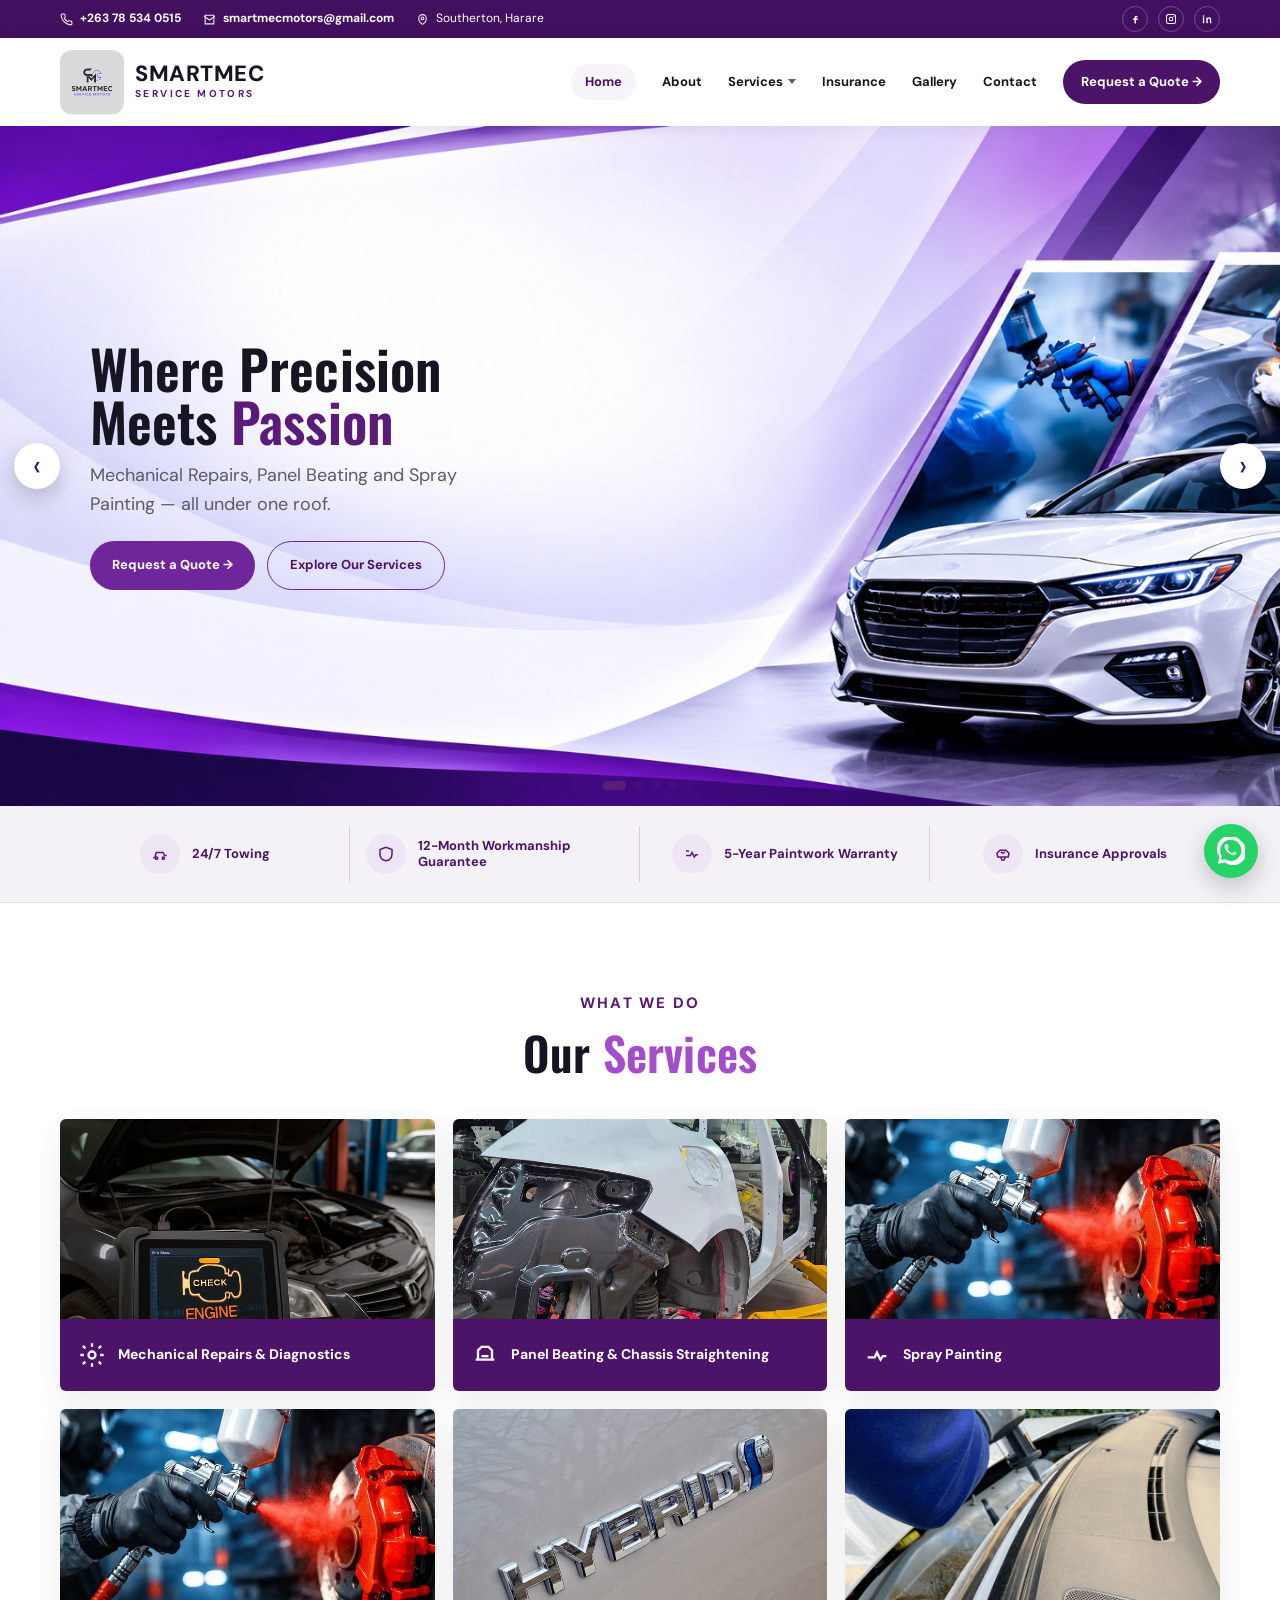
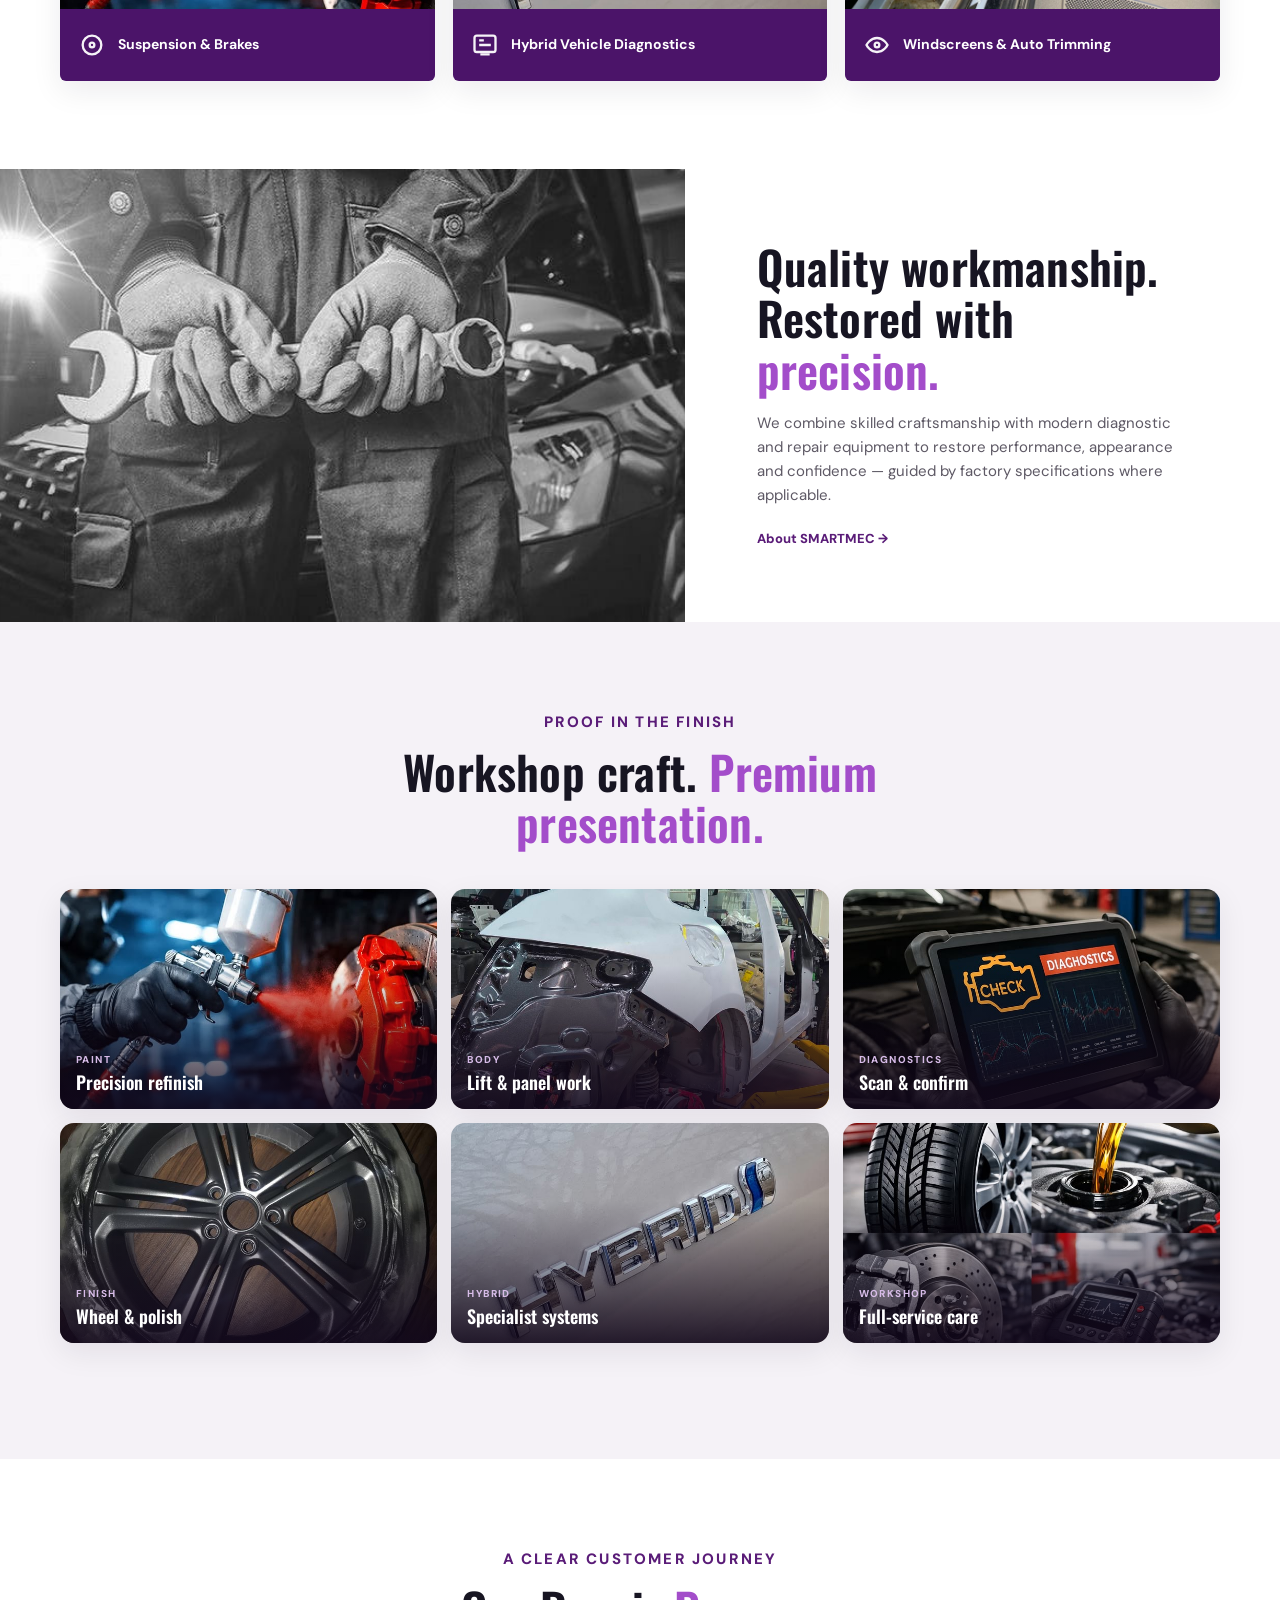
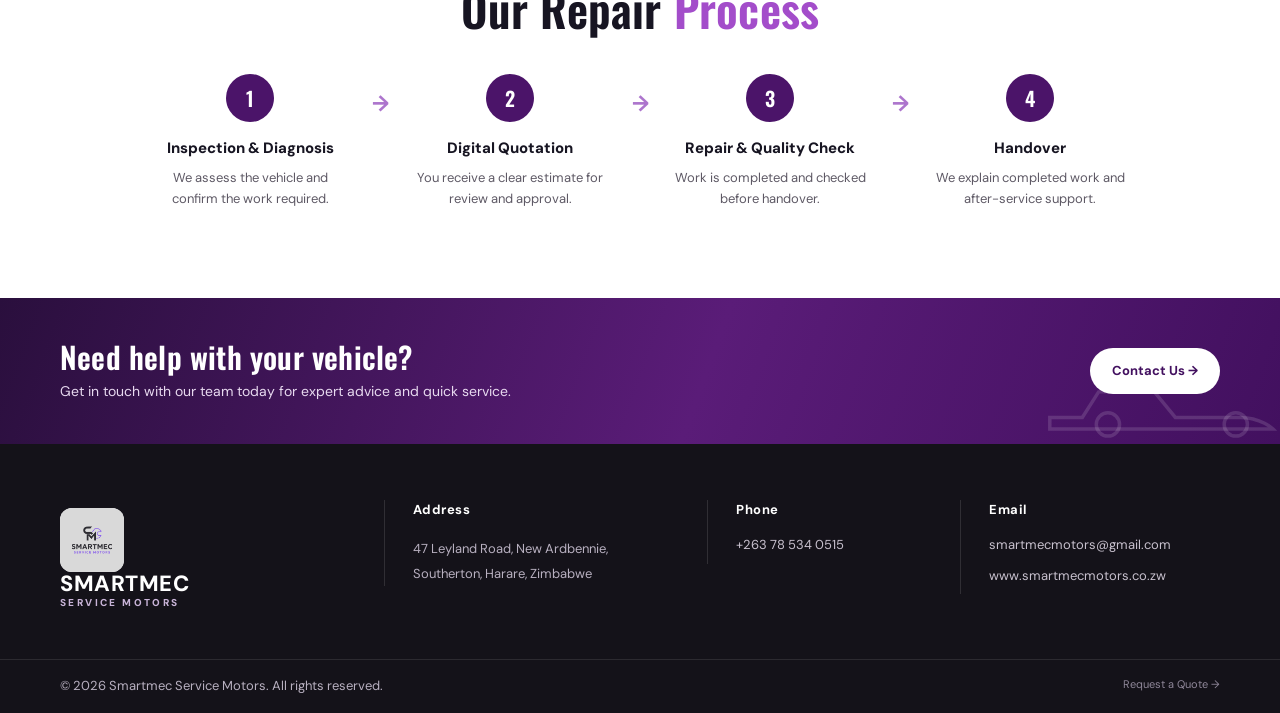
<file: index.html>
<!DOCTYPE html>
<html lang="en">
<head>
  <meta charset="UTF-8">
  <meta name="viewport" content="width=device-width, initial-scale=1.0">
  <meta name="description" content="SMARTMEC Service Motors — mechanical repairs, panel beating, spray painting and diagnostics in Southerton, Harare.">
  <title>SMARTMEC Service Motors | Where Precision Meets Passion</title>
  <link rel="preconnect" href="https://fonts.googleapis.com">
  <link rel="preconnect" href="https://fonts.gstatic.com" crossorigin>
  <link href="https://fonts.googleapis.com/css2?family=DM+Sans:wght@400;500;600;700;800&family=Oswald:wght@500;600;700&display=swap" rel="stylesheet">
  <link rel="stylesheet" href="css/styles.css">
</head>
<body data-page="home" data-root="">
  <div class="topbar" id="site-topbar"></div>
  <header class="header" id="site-header"></header>

  <main>
    <section class="hero hero--home hero--carousel" id="home-hero" data-hero-carousel aria-roledescription="carousel" aria-label="SMARTMEC highlights">
      <div class="hero-viewport">
        <div class="hero-track">
          <article class="hero-slide is-active" data-theme="light">
            <img class="hero-bg" src="assets/banners/home-hero.png" alt="" decoding="async">
            <div class="hero-content">
              <h1>Where Precision Meets <em>Passion</em></h1>
              <p class="hero-copy">Mechanical Repairs, Panel Beating and Spray Painting — all under one roof.</p>
              <div class="hero-actions">
                <a class="btn btn-primary" href="quote.html">Request a Quote →</a>
                <a class="btn btn-outline-dark" href="#services">Explore Our Services</a>
              </div>
            </div>
          </article>

          <article class="hero-slide" data-theme="dark">
            <img class="hero-bg" src="assets/pictures/body-lift-repair.jpg" alt="" decoding="async">
            <div class="hero-content">
              <h1>Body &amp; paint <em>restored</em></h1>
              <p class="hero-copy">Panel beating, chassis work and spray finishes handled under one roof.</p>
              <div class="hero-actions">
                <a class="btn btn-primary" href="autobody.html">View autobody →</a>
                <a class="btn btn-outline" href="quote.html?service=spray-painting">Request a Quote</a>
              </div>
            </div>
          </article>

          <article class="hero-slide" data-theme="dark">
            <img class="hero-bg" src="assets/pictures/diagnostics-studio.jpg" alt="" decoding="async">
            <div class="hero-content">
              <h1>Mechanical care with <em>precision</em></h1>
              <p class="hero-copy">Diagnostics, servicing and repairs to keep your vehicle performing confidently.</p>
              <div class="hero-actions">
                <a class="btn btn-primary" href="mechanical.html">View mechanical →</a>
                <a class="btn btn-outline" href="quote.html?service=mechanical-diagnostics">Request a Quote</a>
              </div>
            </div>
          </article>

          <article class="hero-slide" data-theme="dark">
            <img class="hero-bg" src="assets/pictures/mechanic-wrench.jpg" alt="" decoding="async">
            <div class="hero-content">
              <h1>Finished with <em>confidence</em></h1>
              <p class="hero-copy">From assessment to handover — quality workmanship you can see and feel.</p>
              <div class="hero-actions">
                <a class="btn btn-primary" href="gallery.html">View gallery →</a>
                <a class="btn btn-outline" href="contact.html">Contact Us</a>
              </div>
            </div>
          </article>
        </div>
      </div>

      <button class="hero-arrow hero-arrow--prev" type="button" aria-label="Previous slide">‹</button>
      <button class="hero-arrow hero-arrow--next" type="button" aria-label="Next slide">›</button>
      <div class="hero-dots" role="tablist" aria-label="Hero slides"></div>
    </section>

    <section class="trust-strip" aria-label="Trust indicators">
      <div class="container trust-grid">
        <div class="trust-item">
          <div class="trust-icon" aria-hidden="true">
            <svg viewBox="0 0 24 24" fill="none" stroke="currentColor" stroke-width="2"><path d="M3 17h2l2-7h9l2 4h3"/><circle cx="7.5" cy="17.5" r="1.5"/><circle cx="16.5" cy="17.5" r="1.5"/></svg>
          </div>
          <span>24/7 Towing</span>
        </div>
        <div class="trust-item">
          <div class="trust-icon" aria-hidden="true">
            <svg viewBox="0 0 24 24" fill="none" stroke="currentColor" stroke-width="2"><path d="M12 3 4 6v6c0 5 3.4 8.4 8 9 4.6-.6 8-4 8-9V6l-8-3z"/></svg>
          </div>
          <span>12-Month Workmanship Guarantee</span>
        </div>
        <div class="trust-item">
          <div class="trust-icon" aria-hidden="true">
            <svg viewBox="0 0 24 24" fill="none" stroke="currentColor" stroke-width="2"><path d="M4 14h6l2-4 3 6 2-3h3"/><path d="M4 8h4"/></svg>
          </div>
          <span>5-Year Paintwork Warranty</span>
        </div>
        <div class="trust-item">
          <div class="trust-icon" aria-hidden="true">
            <svg viewBox="0 0 24 24" fill="none" stroke="currentColor" stroke-width="2"><path d="M5 16h14l1-5-4-4H8L4 11l1 5z"/><path d="m9 16 1.5 4h3L15 16"/><path d="m9 9 3 2 3-2"/></svg>
          </div>
          <span>Insurance Approvals</span>
        </div>
      </div>
    </section>

    <section class="section" id="services">
      <div class="container">
        <div class="section-head">
          <p class="eyebrow purple">What we do</p>
          <h2>Our <em>Services</em></h2>
        </div>
        <div class="service-grid">
          <a class="service-card" href="mechanical.html">
            <div class="service-card-img" style="background-image:url('assets/pictures/diagnostics-tablet.jpg')"></div>
            <div class="service-card-foot">
              <svg viewBox="0 0 24 24" fill="none" stroke="currentColor" stroke-width="2"><circle cx="12" cy="12" r="3"/><path d="M12 2v3M12 19v3M4.2 4.2l2.1 2.1M17.7 17.7l2.1 2.1M2 12h3M19 12h3M4.2 19.8l2.1-2.1M17.7 6.3l2.1-2.1"/></svg>
              <h3>Mechanical Repairs &amp; Diagnostics</h3>
            </div>
          </a>
          <a class="service-card" href="autobody.html">
            <div class="service-card-img" style="background-image:url('assets/pictures/body-lift-repair.jpg')"></div>
            <div class="service-card-foot">
              <svg viewBox="0 0 24 24" fill="none" stroke="currentColor" stroke-width="2"><path d="M4 16h16M6 16V8l3-3h6l3 3v8"/><path d="M9 13h6"/></svg>
              <h3>Panel Beating &amp; Chassis Straightening</h3>
            </div>
          </a>
          <a class="service-card" href="autobody.html#spray">
            <div class="service-card-img" style="background-image:url('assets/pictures/spray-caliper.jpg')"></div>
            <div class="service-card-foot">
              <svg viewBox="0 0 24 24" fill="none" stroke="currentColor" stroke-width="2"><path d="M4 14h6l2-4 3 6 2-3h3"/></svg>
              <h3>Spray Painting</h3>
            </div>
          </a>
          <a class="service-card" href="additional.html">
            <div class="service-card-img" style="background-image:url('assets/pictures/spray-caliper.jpg')"></div>
            <div class="service-card-foot">
              <svg viewBox="0 0 24 24" fill="none" stroke="currentColor" stroke-width="2"><circle cx="12" cy="12" r="8"/><circle cx="12" cy="12" r="2"/></svg>
              <h3>Suspension &amp; Brakes</h3>
            </div>
          </a>
          <a class="service-card" href="mechanical.html#hybrid">
            <div class="service-card-img" style="background-image:url('assets/pictures/hybrid-badge.jpg')"></div>
            <div class="service-card-foot">
              <svg viewBox="0 0 24 24" fill="none" stroke="currentColor" stroke-width="2"><rect x="3" y="4" width="18" height="14" rx="2"/><path d="M8 20h8M7 8h4M7 12h10"/></svg>
              <h3>Hybrid Vehicle Diagnostics</h3>
            </div>
          </a>
          <a class="service-card" href="additional.html#windscreens">
            <div class="service-card-img" style="background-image:url('assets/stock/windscreen.jpg')"></div>
            <div class="service-card-foot">
              <svg viewBox="0 0 24 24" fill="none" stroke="currentColor" stroke-width="2"><path d="M3 12s3-6 9-6 9 6 9 6-3 6-9 6-9-6-9-6z"/><circle cx="12" cy="12" r="2"/></svg>
              <h3>Windscreens &amp; Auto Trimming</h3>
            </div>
          </a>
        </div>
      </div>
    </section>

    <section class="quality-band">
      <div class="quality-band-media" style="background-image:url('assets/pictures/mechanic-wrench.jpg')" role="img" aria-label="Professional technician at work"></div>
      <div class="quality-band-copy">
        <h2>Quality workmanship.<br>Restored with <em>precision.</em></h2>
        <p>We combine skilled craftsmanship with modern diagnostic and repair equipment to restore performance, appearance and confidence — guided by factory specifications where applicable.</p>
        <a class="text-link" href="about.html">About SMARTMEC →</a>
      </div>
    </section>

    <section class="section section--soft">
      <div class="container">
        <div class="section-head">
          <p class="eyebrow purple">Proof in the finish</p>
          <h2>Workshop craft. <em>Premium presentation.</em></h2>
        </div>
        <div class="gallery-spotlight">
          <a class="spotlight-card" href="autobody.html#spray">
            <img src="assets/pictures/spray-caliper.jpg" alt="Precision spray painting" loading="lazy">
            <div class="spotlight-meta"><span>Paint</span><strong>Precision refinish</strong></div>
          </a>
          <a class="spotlight-card" href="insurance.html">
            <img src="assets/pictures/body-lift-repair.jpg" alt="Body repair on lift" loading="lazy">
            <div class="spotlight-meta"><span>Body</span><strong>Lift &amp; panel work</strong></div>
          </a>
          <a class="spotlight-card" href="mechanical.html">
            <img src="assets/pictures/diagnostics-check.jpg" alt="Computer diagnostics" loading="lazy">
            <div class="spotlight-meta"><span>Diagnostics</span><strong>Scan &amp; confirm</strong></div>
          </a>
          <a class="spotlight-card" href="additional.html">
            <img src="assets/pictures/wheel-refinish.jpg" alt="Wheel refinish and polish" loading="lazy">
            <div class="spotlight-meta"><span>Finish</span><strong>Wheel &amp; polish</strong></div>
          </a>
          <a class="spotlight-card" href="mechanical.html#hybrid">
            <img src="assets/pictures/hybrid-badge.jpg" alt="Hybrid vehicle badge" loading="lazy">
            <div class="spotlight-meta"><span>Hybrid</span><strong>Specialist systems</strong></div>
          </a>
          <a class="spotlight-card" href="gallery.html">
            <img src="assets/pictures/service-collage.jpg" alt="SMARTMEC service capabilities" loading="lazy">
            <div class="spotlight-meta"><span>Workshop</span><strong>Full-service care</strong></div>
          </a>
        </div>
      </div>
    </section>

    <section class="section">
      <div class="container">
        <div class="section-head">
          <p class="eyebrow purple">A clear customer journey</p>
          <h2>Our Repair <em>Process</em></h2>
        </div>
        <div class="process-flow">
          <div class="process-flow-step">
            <div class="num">1</div>
            <h3>Inspection &amp; Diagnosis</h3>
            <p>We assess the vehicle and confirm the work required.</p>
          </div>
          <div class="process-flow-arrow" aria-hidden="true">→</div>
          <div class="process-flow-step">
            <div class="num">2</div>
            <h3>Digital Quotation</h3>
            <p>You receive a clear estimate for review and approval.</p>
          </div>
          <div class="process-flow-arrow" aria-hidden="true">→</div>
          <div class="process-flow-step">
            <div class="num">3</div>
            <h3>Repair &amp; Quality Check</h3>
            <p>Work is completed and checked before handover.</p>
          </div>
          <div class="process-flow-arrow" aria-hidden="true">→</div>
          <div class="process-flow-step">
            <div class="num">4</div>
            <h3>Handover</h3>
            <p>We explain completed work and after-service support.</p>
          </div>
        </div>
      </div>
    </section>

    <section class="cta-strip">
      <div class="container cta-inner">
        <div>
          <h2>Need help with your vehicle?</h2>
          <p>Get in touch with our team today for expert advice and quick service.</p>
        </div>
        <a class="btn btn-white" href="contact.html">Contact Us →</a>
      </div>
    </section>
  </main>

  <footer id="site-footer"></footer>
  <script src="js/site.js"></script>
</body>
</html>
</file>
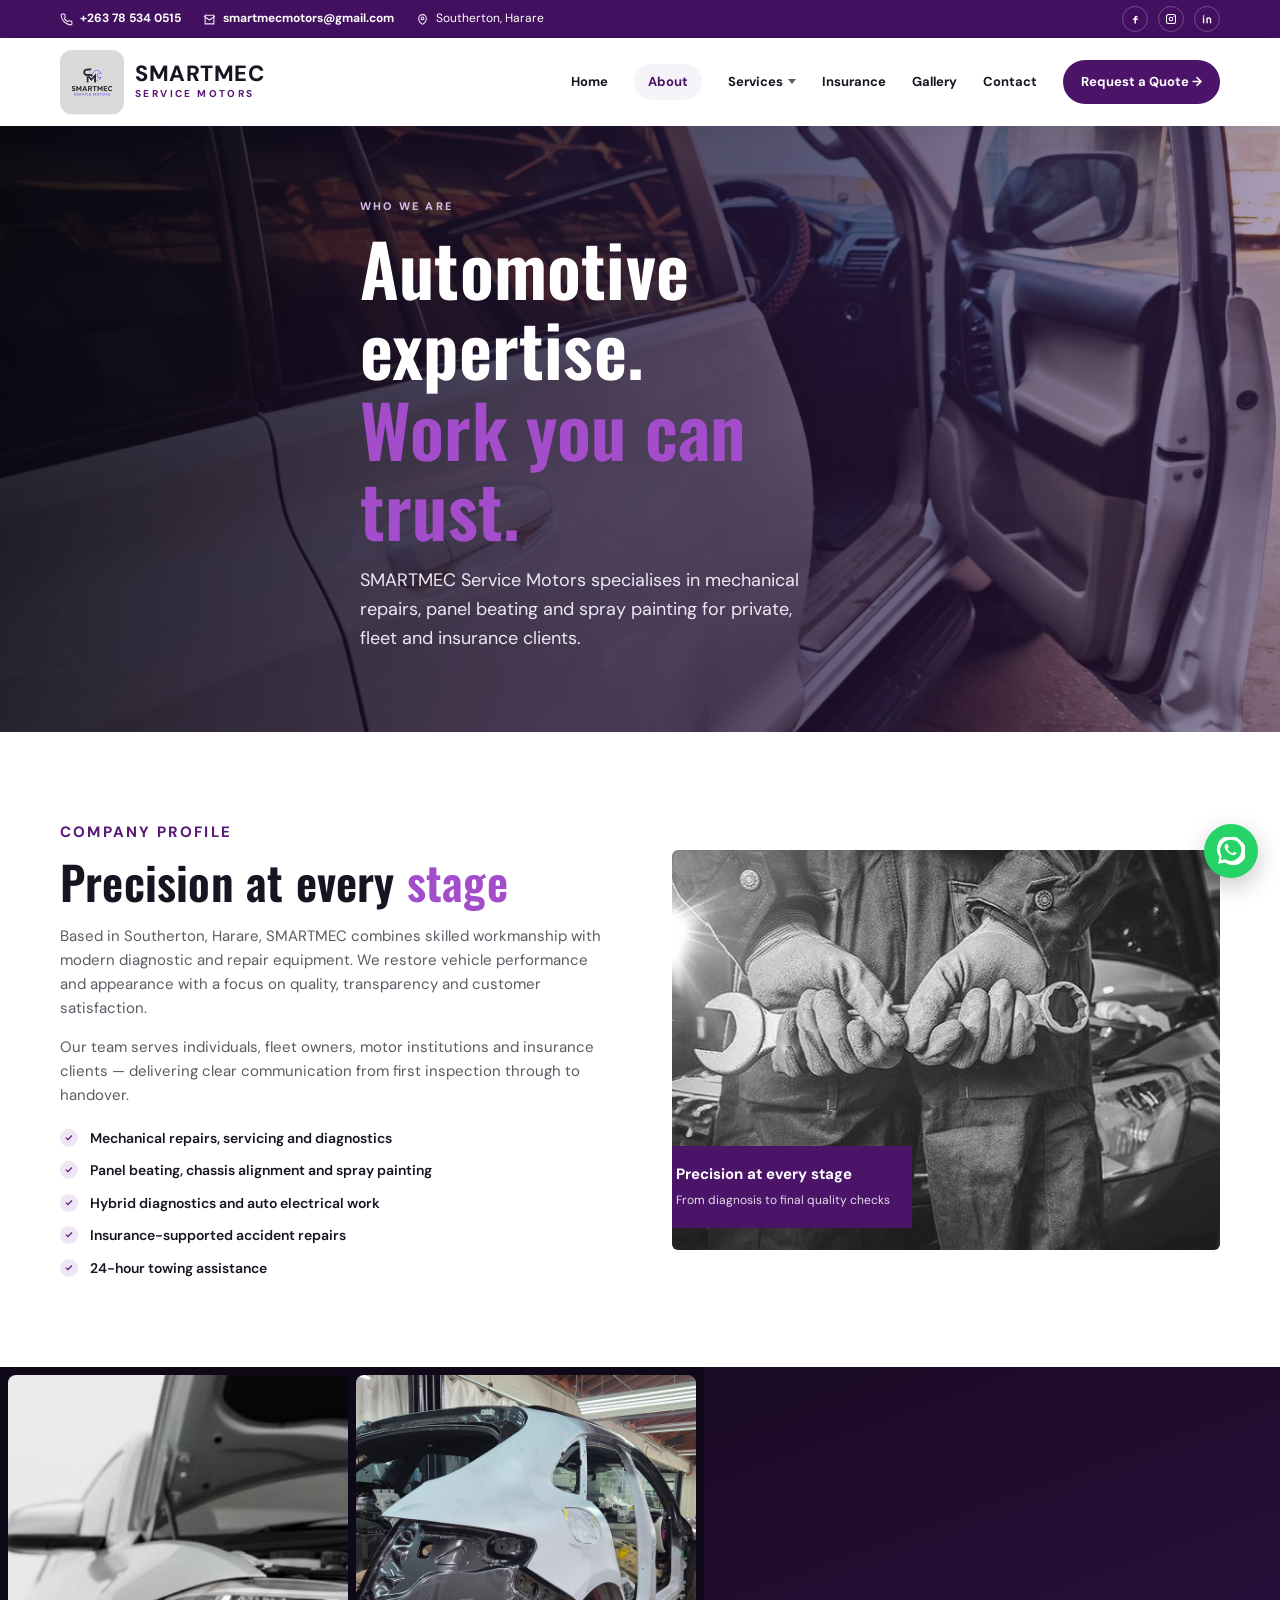
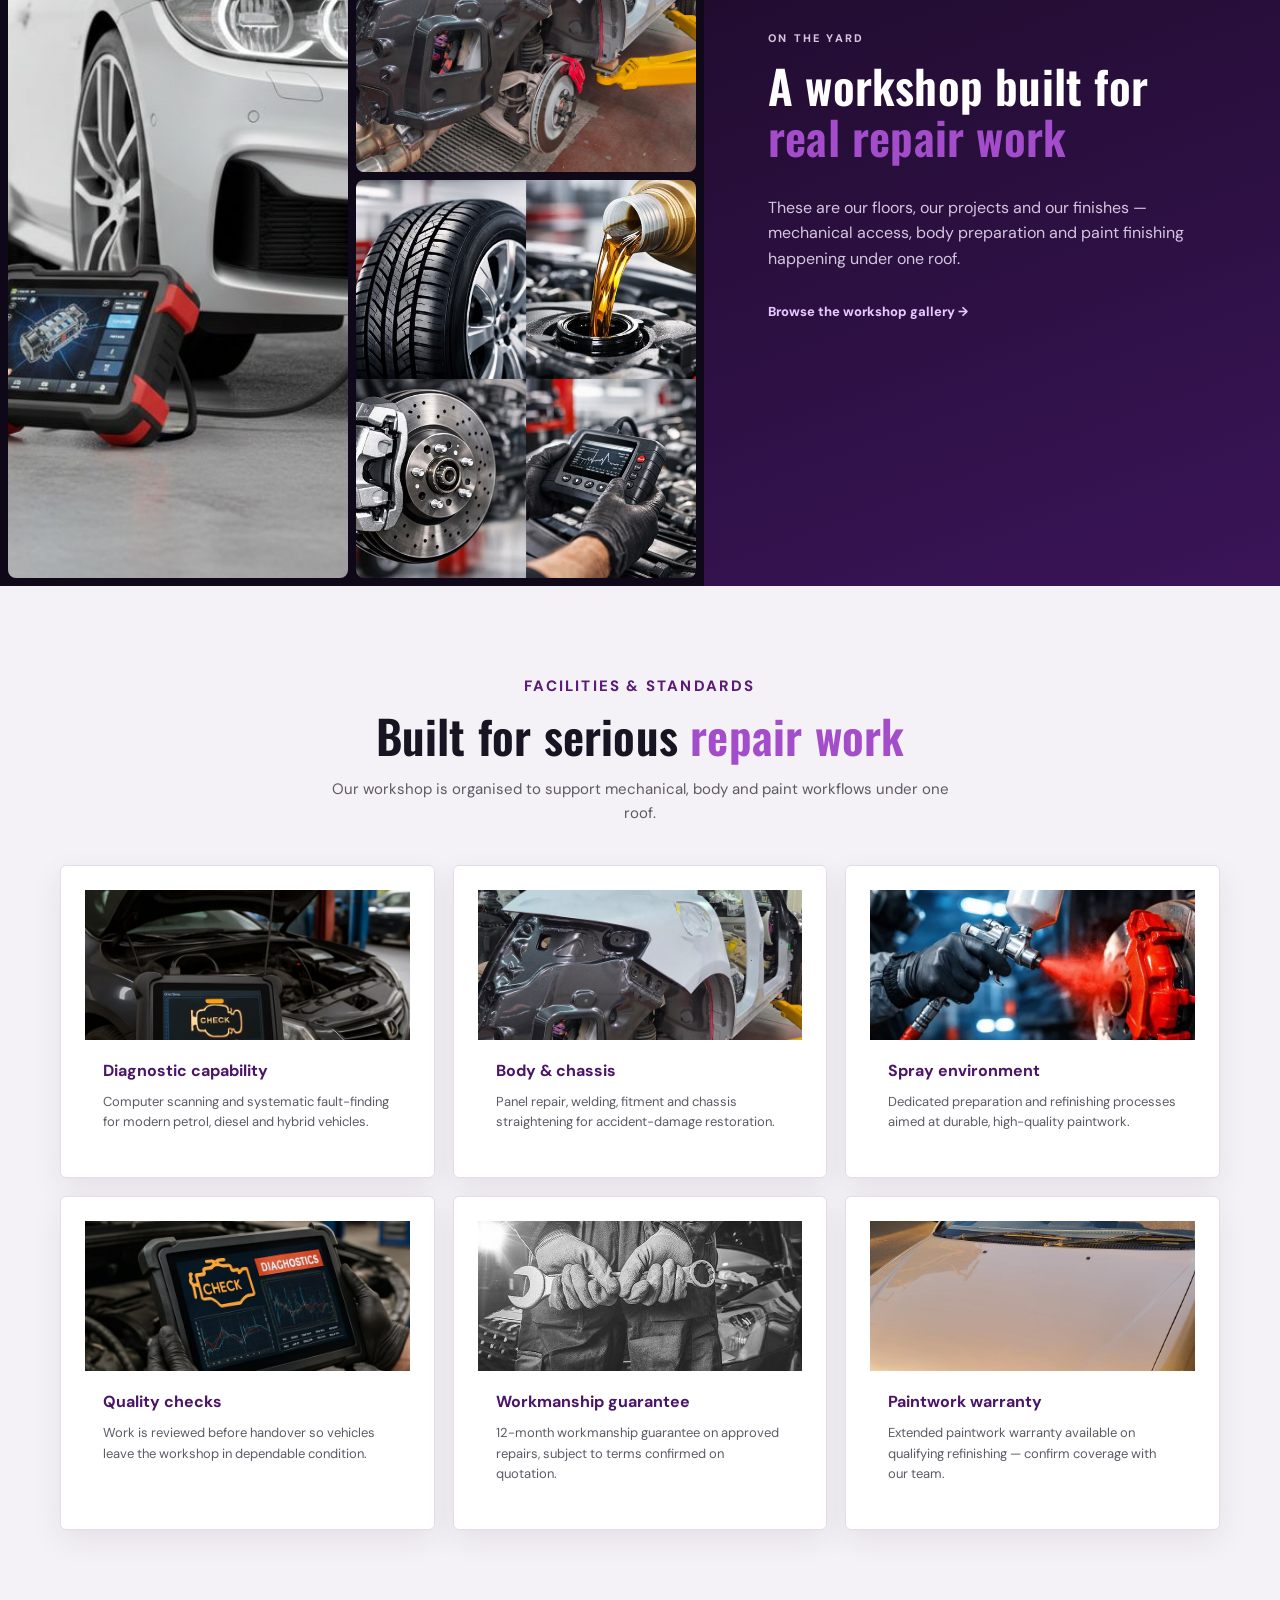
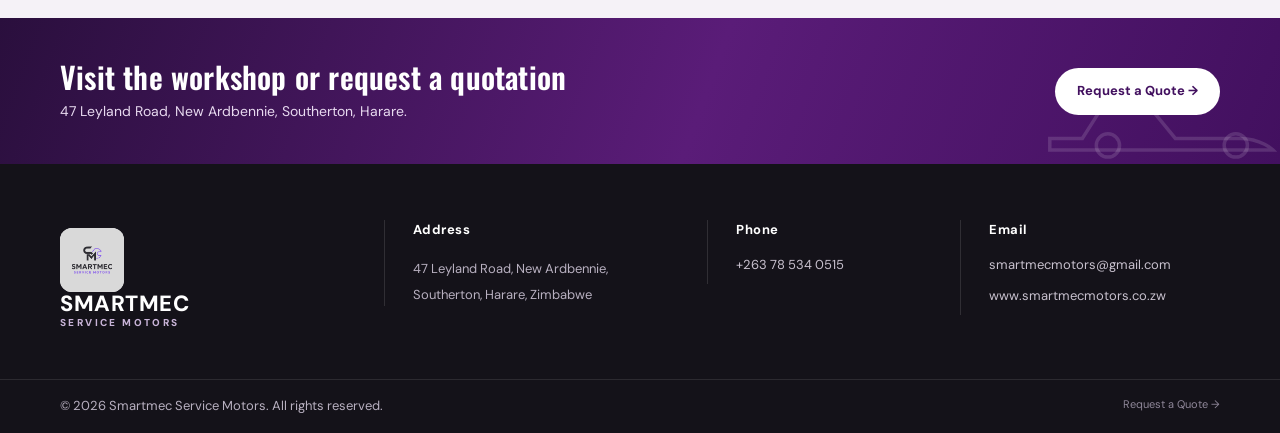
<file: about.html>
<!DOCTYPE html>
<html lang="en">
<head>
  <meta charset="UTF-8">
  <meta name="viewport" content="width=device-width, initial-scale=1.0">
  <meta name="description" content="About SMARTMEC Service Motors — workshop facilities, expertise and quality standards in Southerton, Harare.">
  <title>About Us | SMARTMEC Service Motors</title>
  <link rel="preconnect" href="https://fonts.googleapis.com">
  <link rel="preconnect" href="https://fonts.gstatic.com" crossorigin>
  <link href="https://fonts.googleapis.com/css2?family=DM+Sans:wght@400;500;600;700;800&family=Oswald:wght@500;600;700&display=swap" rel="stylesheet">
  <link rel="stylesheet" href="css/styles.css">
</head>
<body data-page="about" data-root="">
  <div class="topbar" id="site-topbar"></div>
  <header class="header" id="site-header"></header>

  <main>
    <section class="hero hero--page">
      <img class="hero-bg" src="faceliftpradoj150/1795011752771.jpg" alt="SMARTMEC workshop">
      <div class="container hero-content">
        <p class="eyebrow">Who we are</p>
        <h1>Automotive expertise.<br><em>Work you can trust.</em></h1>
        <p class="hero-copy">SMARTMEC Service Motors specialises in mechanical repairs, panel beating and spray painting for private, fleet and insurance clients.</p>
      </div>
    </section>

    <section class="section">
      <div class="container split">
        <div class="content-block">
          <p class="eyebrow purple">Company profile</p>
          <h2>Precision at every <em>stage</em></h2>
          <p>Based in Southerton, Harare, SMARTMEC combines skilled workmanship with modern diagnostic and repair equipment. We restore vehicle performance and appearance with a focus on quality, transparency and customer satisfaction.</p>
          <p>Our team serves individuals, fleet owners, motor institutions and insurance clients — delivering clear communication from first inspection through to handover.</p>
          <ul class="checklist">
            <li>Mechanical repairs, servicing and diagnostics</li>
            <li>Panel beating, chassis alignment and spray painting</li>
            <li>Hybrid diagnostics and auto electrical work</li>
            <li>Insurance-supported accident repairs</li>
            <li>24-hour towing assistance</li>
          </ul>
        </div>
        <div class="media-frame" style="background-image:url('assets/pictures/mechanic-wrench.jpg')">
          <div class="media-caption">
            <b>Precision at every stage</b>
            <span>From diagnosis to final quality checks</span>
          </div>
        </div>
      </div>
    </section>

    <section class="story-band">
      <div class="story-band-media">
        <img src="assets/pictures/diagnostics-studio.jpg" alt="Diagnostics in the workshop">
        <img src="assets/pictures/body-lift-repair.jpg" alt="Body repair on the lift">
        <img src="assets/pictures/service-collage.jpg" alt="Full-service workshop capability">
      </div>
      <div class="story-band-copy">
        <p class="eyebrow">On the yard</p>
        <h2>A workshop built for <em>real repair work</em></h2>
        <p>These are our floors, our projects and our finishes — mechanical access, body preparation and paint finishing happening under one roof.</p>
        <a class="text-link" href="gallery.html" style="color:#e7c7ff">Browse the workshop gallery →</a>
      </div>
    </section>

    <section class="section section--soft">
      <div class="container">
        <div class="section-head">
          <p class="eyebrow purple">Facilities &amp; standards</p>
          <h2>Built for serious <em>repair work</em></h2>
          <p>Our workshop is organised to support mechanical, body and paint workflows under one roof.</p>
        </div>
        <div class="facility-grid">
          <article class="facility-card facility-card--visual">
            <div class="facility-img" style="background-image:url('assets/pictures/diagnostics-tablet.jpg')"></div>
            <div class="facility-body">
              <h3>Diagnostic capability</h3>
              <p>Computer scanning and systematic fault-finding for modern petrol, diesel and hybrid vehicles.</p>
            </div>
          </article>
          <article class="facility-card facility-card--visual">
            <div class="facility-img" style="background-image:url('assets/pictures/body-lift-repair.jpg')"></div>
            <div class="facility-body">
              <h3>Body &amp; chassis</h3>
              <p>Panel repair, welding, fitment and chassis straightening for accident-damage restoration.</p>
            </div>
          </article>
          <article class="facility-card facility-card--visual">
            <div class="facility-img" style="background-image:url('assets/pictures/spray-caliper.jpg')"></div>
            <div class="facility-body">
              <h3>Spray environment</h3>
              <p>Dedicated preparation and refinishing processes aimed at durable, high-quality paintwork.</p>
            </div>
          </article>
          <article class="facility-card facility-card--visual">
            <div class="facility-img" style="background-image:url('assets/pictures/diagnostics-check.jpg')"></div>
            <div class="facility-body">
              <h3>Quality checks</h3>
              <p>Work is reviewed before handover so vehicles leave the workshop in dependable condition.</p>
            </div>
          </article>
          <article class="facility-card facility-card--visual">
            <div class="facility-img" style="background-image:url('assets/pictures/mechanic-wrench.jpg')"></div>
            <div class="facility-body">
              <h3>Workmanship guarantee</h3>
              <p>12-month workmanship guarantee on approved repairs, subject to terms confirmed on quotation.</p>
            </div>
          </article>
          <article class="facility-card facility-card--visual">
            <div class="facility-img" style="background-image:url('fullbodyrespray/20250821_165841.jpg')"></div>
            <div class="facility-body">
              <h3>Paintwork warranty</h3>
              <p>Extended paintwork warranty available on qualifying refinishing — confirm coverage with our team.</p>
            </div>
          </article>
        </div>
      </div>
    </section>

    <section class="cta-strip">
      <div class="container cta-inner">
        <div>
          <h2>Visit the workshop or request a quotation</h2>
          <p>47 Leyland Road, New Ardbennie, Southerton, Harare.</p>
        </div>
        <a class="btn btn-white" href="quote.html">Request a Quote →</a>
      </div>
    </section>
  </main>

  <footer id="site-footer"></footer>
  <script src="js/site.js"></script>
</body>
</html>
</file>
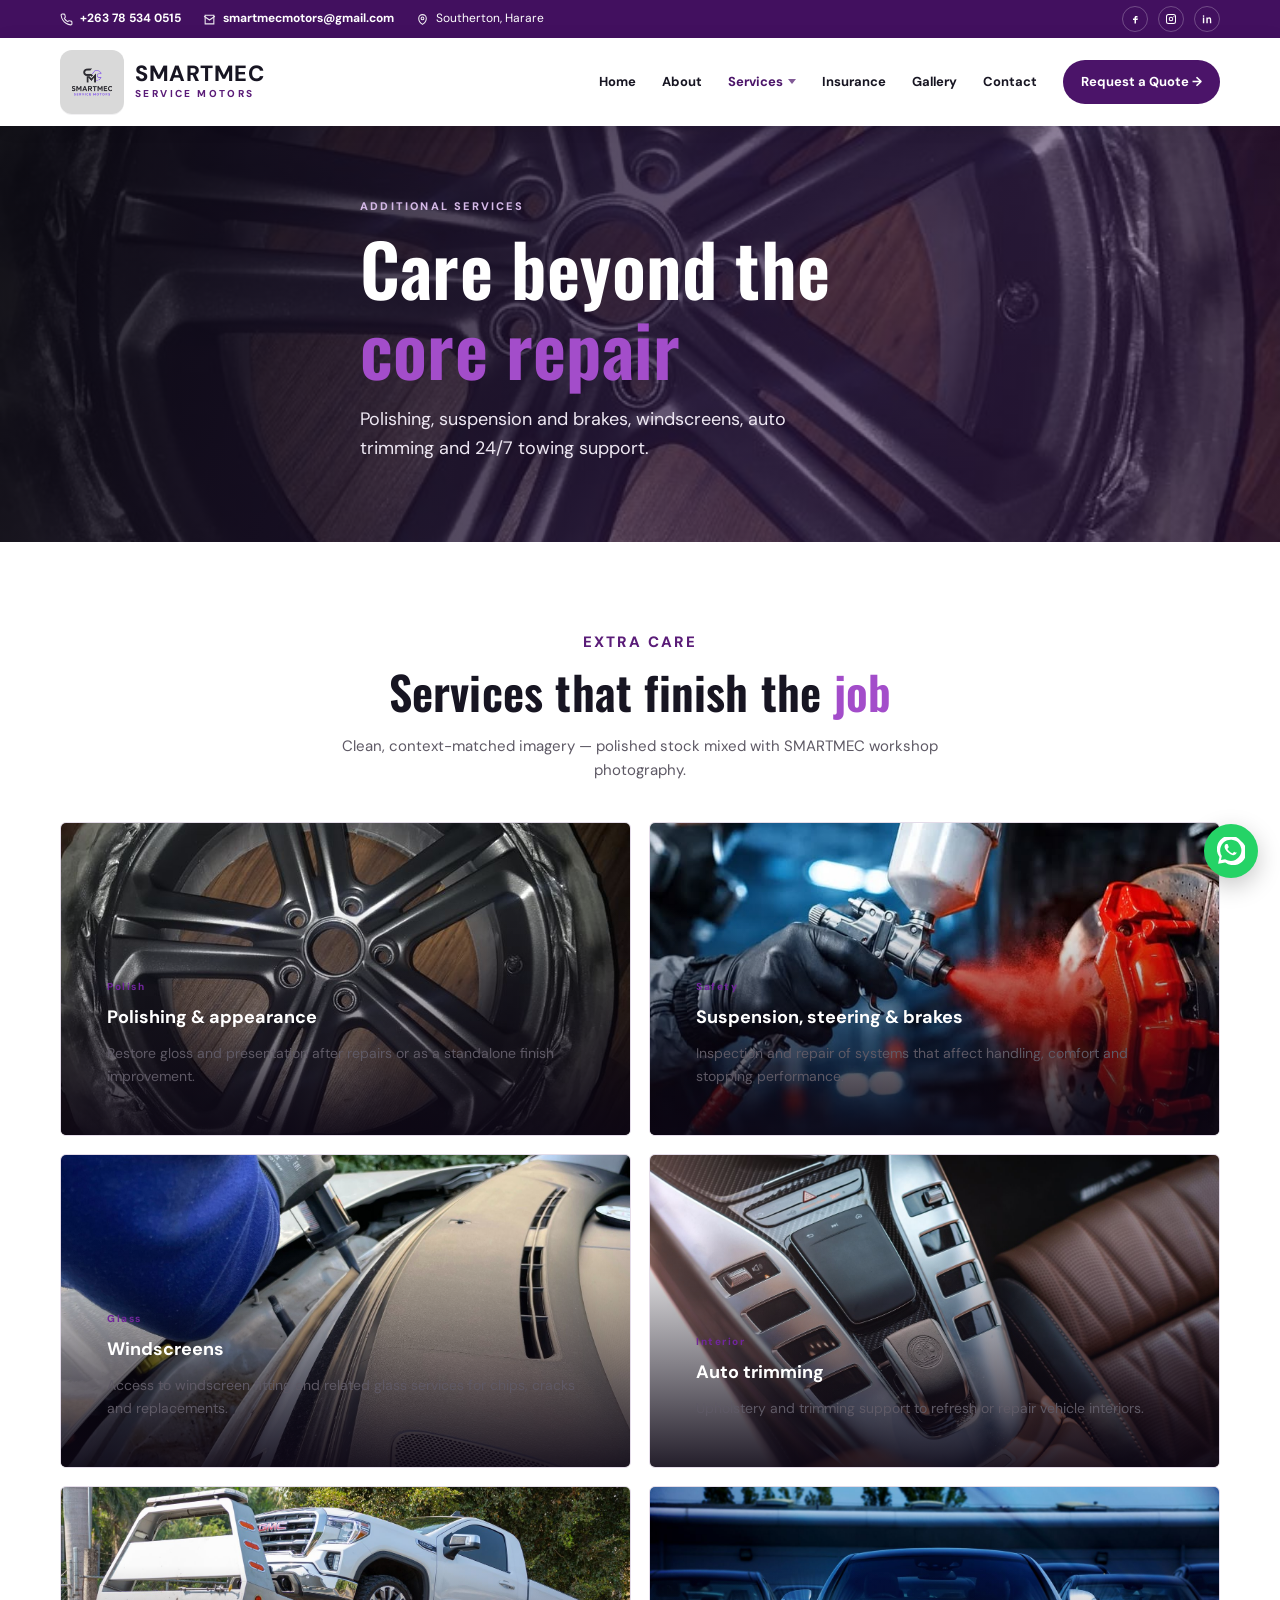
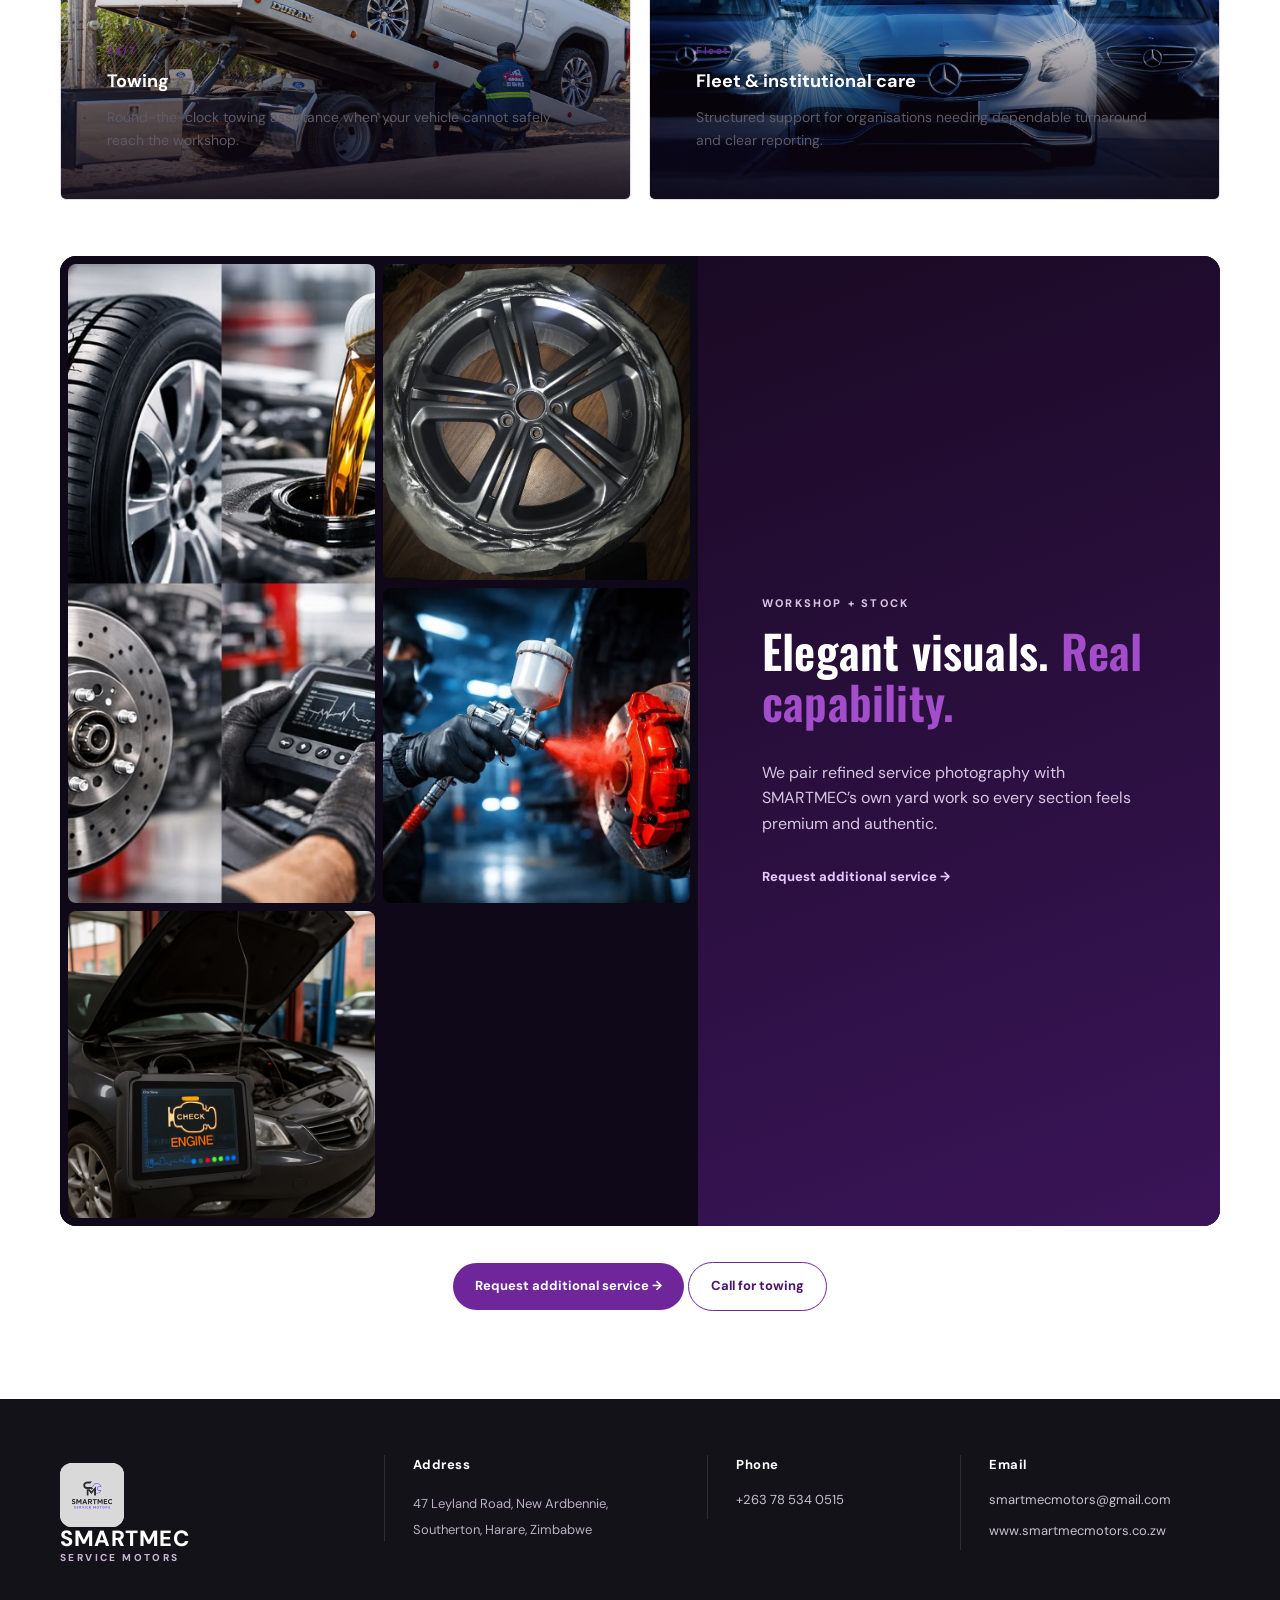
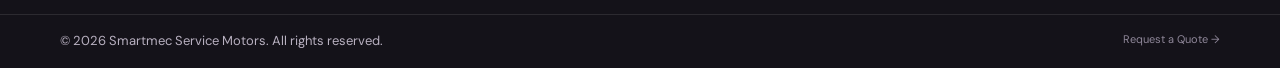
<file: additional.html>
<!DOCTYPE html>
<html lang="en">
<head>
  <meta charset="UTF-8">
  <meta name="viewport" content="width=device-width, initial-scale=1.0">
  <meta name="description" content="Polishing, suspension, windscreens, trimming and towing services from SMARTMEC Service Motors.">
  <title>Additional Services | SMARTMEC Service Motors</title>
  <link rel="preconnect" href="https://fonts.googleapis.com">
  <link rel="preconnect" href="https://fonts.gstatic.com" crossorigin>
  <link href="https://fonts.googleapis.com/css2?family=DM+Sans:wght@400;500;600;700;800&family=Oswald:wght@500;600;700&display=swap" rel="stylesheet">
  <link rel="stylesheet" href="css/styles.css">
</head>
<body data-page="additional" data-root="">
  <div class="topbar" id="site-topbar"></div>
  <header class="header" id="site-header"></header>

  <main>
    <section class="hero hero--page">
      <img class="hero-bg" src="assets/pictures/wheel-refinish.jpg" alt="Professional wheel refinish and polish">
      <div class="container hero-content">
        <p class="eyebrow">Additional services</p>
        <h1>Care beyond the <em>core repair</em></h1>
        <p class="hero-copy">Polishing, suspension and brakes, windscreens, auto trimming and 24/7 towing support.</p>
      </div>
    </section>

    <section class="section">
      <div class="container">
        <div class="section-head">
          <p class="eyebrow purple">Extra care</p>
          <h2>Services that finish the <em>job</em></h2>
          <p>Clean, context-matched imagery — polished stock mixed with SMARTMEC workshop photography.</p>
        </div>
        <div class="service-detail-grid">
          <article class="service-detail service-detail--media">
            <img src="assets/pictures/wheel-refinish.jpg" alt="Wheel refinish and polishing" loading="lazy">
            <div class="service-detail-overlay">
              <div class="tag">Polish</div>
              <h3>Polishing &amp; appearance</h3>
              <p>Restore gloss and presentation after repairs or as a standalone finish improvement.</p>
            </div>
          </article>
          <article class="service-detail service-detail--media">
            <img src="assets/pictures/spray-caliper.jpg" alt="Brake and suspension systems" loading="lazy">
            <div class="service-detail-overlay">
              <div class="tag">Safety</div>
              <h3>Suspension, steering &amp; brakes</h3>
              <p>Inspection and repair of systems that affect handling, comfort and stopping performance.</p>
            </div>
          </article>
          <article class="service-detail service-detail--media" id="windscreens">
            <img src="assets/stock/windscreen.jpg" alt="Windscreen and glass care" loading="lazy">
            <div class="service-detail-overlay">
              <div class="tag">Glass</div>
              <h3>Windscreens</h3>
              <p>Access to windscreen fitting and related glass services for chips, cracks and replacements.</p>
            </div>
          </article>
          <article class="service-detail service-detail--media">
            <img src="assets/stock/interior.jpg" alt="Vehicle interior and trimming" loading="lazy">
            <div class="service-detail-overlay">
              <div class="tag">Interior</div>
              <h3>Auto trimming</h3>
              <p>Upholstery and trimming support to refresh or repair vehicle interiors.</p>
            </div>
          </article>
          <article class="service-detail service-detail--media">
            <img src="assets/stock/towing.jpg" alt="Vehicle towing assistance" loading="lazy">
            <div class="service-detail-overlay">
              <div class="tag">24/7</div>
              <h3>Towing</h3>
              <p>Round-the-clock towing assistance when your vehicle cannot safely reach the workshop.</p>
            </div>
          </article>
          <article class="service-detail service-detail--media">
            <img src="assets/stock/fleet.jpg" alt="Fleet and commercial vehicles" loading="lazy">
            <div class="service-detail-overlay">
              <div class="tag">Fleet</div>
              <h3>Fleet &amp; institutional care</h3>
              <p>Structured support for organisations needing dependable turnaround and clear reporting.</p>
            </div>
          </article>
        </div>

        <div class="story-band" style="margin-top:56px;border-radius:16px;overflow:hidden">
          <div class="story-band-media">
            <img src="assets/pictures/service-collage.jpg" alt="SMARTMEC service capabilities">
            <img src="assets/pictures/wheel-refinish.jpg" alt="Wheel and finish work">
            <img src="assets/pictures/spray-caliper.jpg" alt="Brake and paint detail">
            <img src="assets/pictures/diagnostics-tablet.jpg" alt="Diagnostics support">
          </div>
          <div class="story-band-copy">
            <p class="eyebrow">Workshop + stock</p>
            <h2>Elegant visuals. <em>Real capability.</em></h2>
            <p>We pair refined service photography with SMARTMEC’s own yard work so every section feels premium and authentic.</p>
            <a class="text-link" href="quote.html?service=polishing" style="color:#e7c7ff">Request additional service →</a>
          </div>
        </div>

        <div class="center" style="margin-top:36px">
          <a class="btn btn-primary" href="quote.html?service=towing">Request additional service →</a>
          <a class="btn btn-outline-dark" href="tel:+263785340515">Call for towing</a>
        </div>
      </div>
    </section>
  </main>

  <footer id="site-footer"></footer>
  <script src="js/site.js"></script>
</body>
</html>
</file>
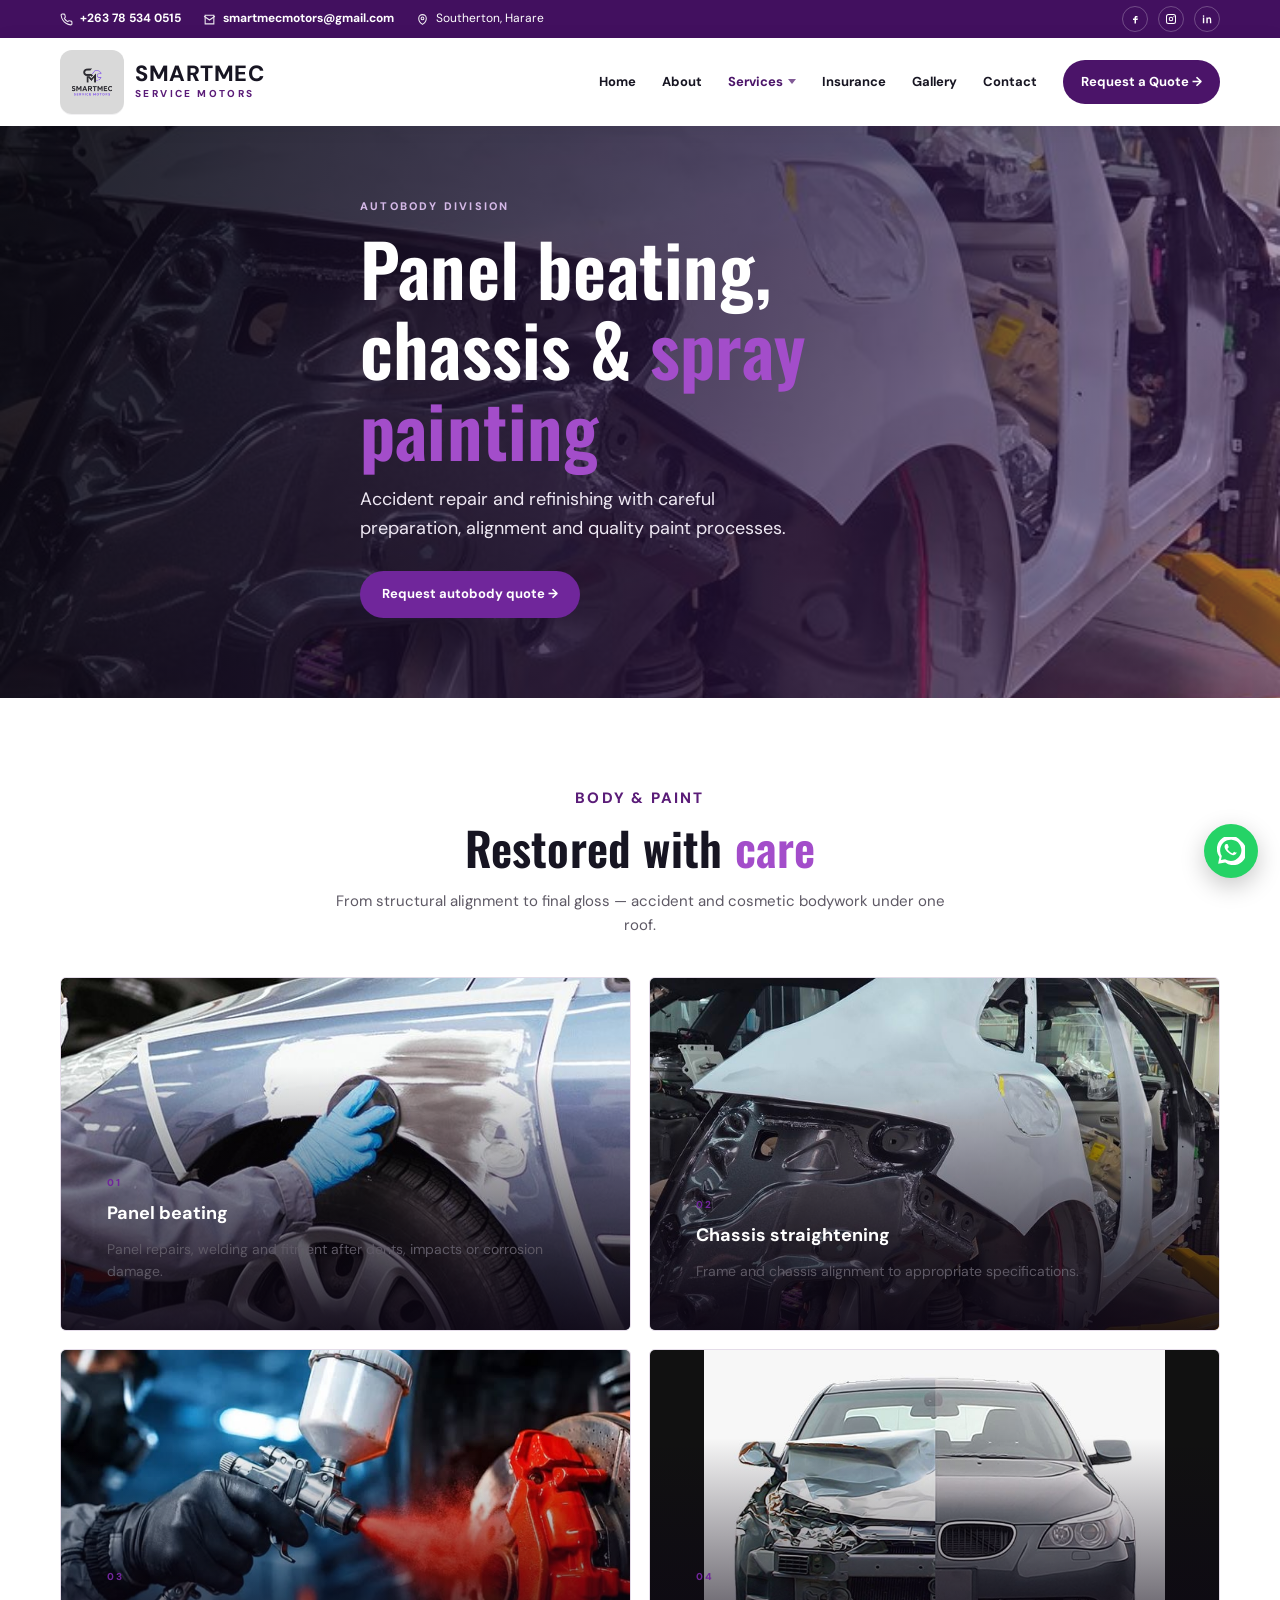
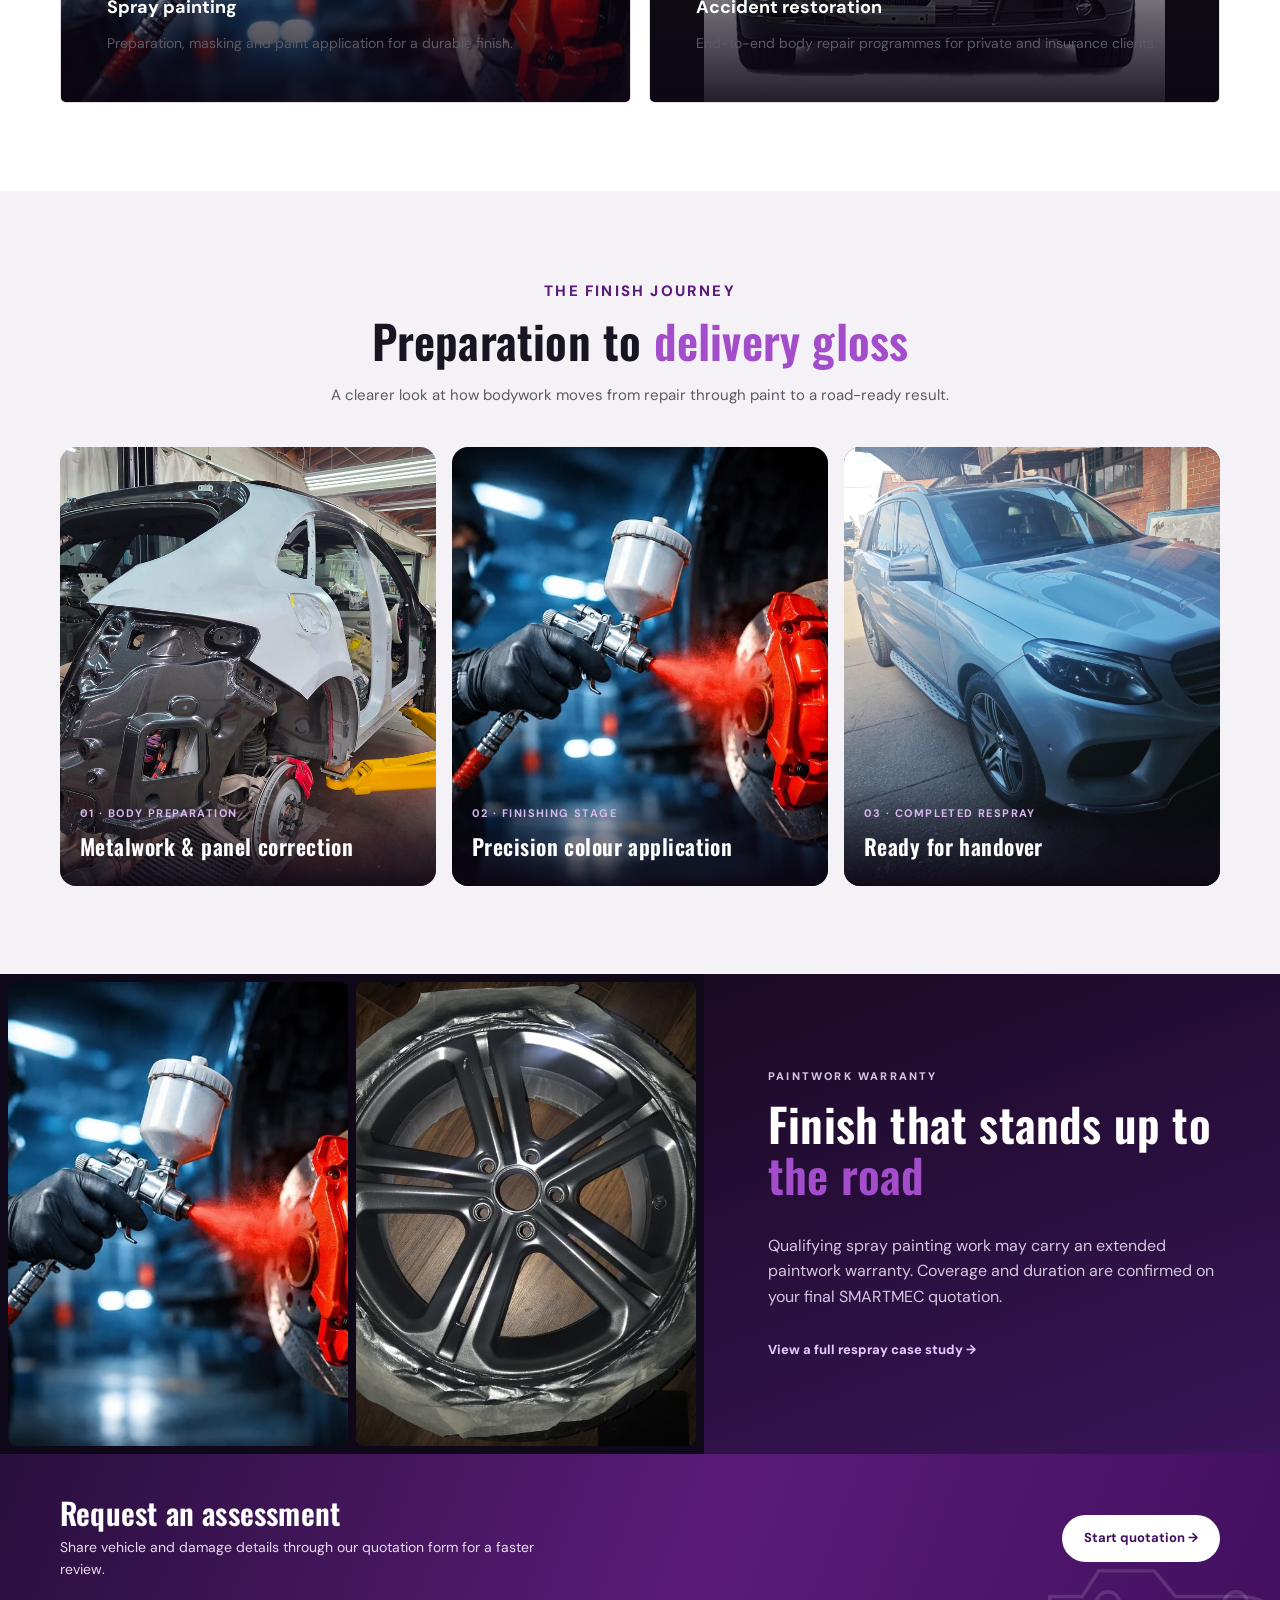
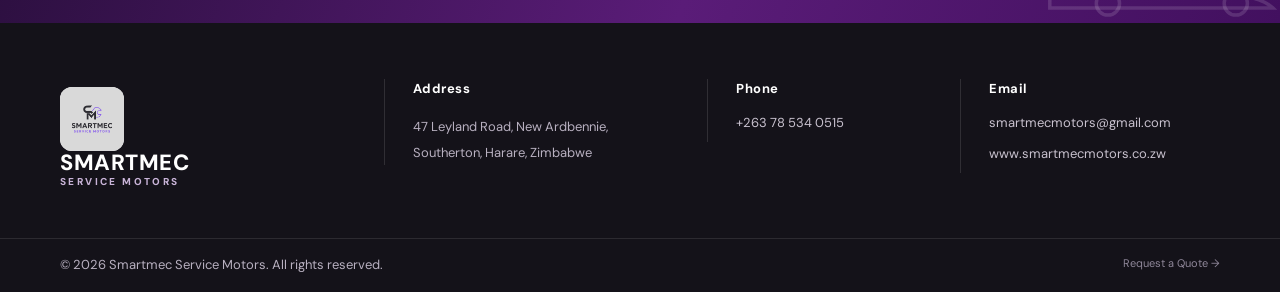
<file: autobody.html>
<!DOCTYPE html>
<html lang="en">
<head>
  <meta charset="UTF-8">
  <meta name="viewport" content="width=device-width, initial-scale=1.0">
  <meta name="description" content="Panel beating, chassis alignment and spray painting at SMARTMEC Service Motors, Harare.">
  <title>Autobody Services | SMARTMEC Service Motors</title>
  <link rel="preconnect" href="https://fonts.googleapis.com">
  <link rel="preconnect" href="https://fonts.gstatic.com" crossorigin>
  <link href="https://fonts.googleapis.com/css2?family=DM+Sans:wght@400;500;600;700;800&family=Oswald:wght@500;600;700&display=swap" rel="stylesheet">
  <link rel="stylesheet" href="css/styles.css">
</head>
<body data-page="autobody" data-root="">
  <div class="topbar" id="site-topbar"></div>
  <header class="header" id="site-header"></header>

  <main>
    <section class="hero hero--page">
      <img class="hero-bg" src="assets/pictures/body-lift-repair.jpg" alt="Body repair and panel work at SMARTMEC">
      <div class="container hero-content">
        <p class="eyebrow">Autobody division</p>
        <h1>Panel beating, chassis &amp; <em>spray painting</em></h1>
        <p class="hero-copy">Accident repair and refinishing with careful preparation, alignment and quality paint processes.</p>
        <div class="hero-actions">
          <a class="btn btn-primary" href="quote.html?service=panel-beating">Request autobody quote →</a>
        </div>
      </div>
    </section>

    <section class="section">
      <div class="container">
        <div class="section-head">
          <p class="eyebrow purple">Body &amp; paint</p>
          <h2>Restored with <em>care</em></h2>
          <p>From structural alignment to final gloss — accident and cosmetic bodywork under one roof.</p>
        </div>
        <div class="service-detail-grid service-detail-grid--tall">
          <article class="service-detail service-detail--media">
            <img src="assets/services/paint-prep.jpg" alt="Panel preparation and filler sanding" loading="lazy">
            <div class="service-detail-overlay">
              <div class="tag">01</div>
              <h3>Panel beating</h3>
              <p>Panel repairs, welding and fitment after dents, impacts or corrosion damage.</p>
            </div>
          </article>
          <article class="service-detail service-detail--media">
            <img src="assets/pictures/body-lift-repair.jpg" alt="Structural inspection and body repair on lift" loading="lazy" style="object-position:center 40%">
            <div class="service-detail-overlay">
              <div class="tag">02</div>
              <h3>Chassis straightening</h3>
              <p>Frame and chassis alignment to appropriate specifications.</p>
            </div>
          </article>
          <article class="service-detail service-detail--media" id="spray">
            <img src="assets/pictures/spray-caliper.jpg" alt="Precision spray painting" loading="lazy">
            <div class="service-detail-overlay">
              <div class="tag">03</div>
              <h3>Spray painting</h3>
              <p>Preparation, masking and paint application for a durable finish.</p>
            </div>
          </article>
          <article class="service-detail service-detail--media">
            <img src="assets/services/before-after-bmw.jpg" alt="Before and after accident restoration" loading="lazy" style="object-fit:contain;background:#111">
            <div class="service-detail-overlay">
              <div class="tag">04</div>
              <h3>Accident restoration</h3>
              <p>End-to-end body repair programmes for private and insurance clients.</p>
            </div>
          </article>
        </div>
      </div>
    </section>

    <section class="section section--soft">
      <div class="container">
        <div class="section-head">
          <p class="eyebrow purple">The finish journey</p>
          <h2>Preparation to <em>delivery gloss</em></h2>
          <p>A clearer look at how bodywork moves from repair through paint to a road-ready result.</p>
        </div>
        <div class="process-visuals">
          <figure class="process-visual">
            <img src="assets/pictures/body-lift-repair.jpg" alt="Metalwork and panel restoration" loading="lazy">
            <figcaption>
              <span>01 · Body preparation</span>
              <strong>Metalwork &amp; panel correction</strong>
            </figcaption>
          </figure>
          <figure class="process-visual">
            <img src="assets/pictures/spray-caliper.jpg" alt="Spray booth refinishing" loading="lazy">
            <figcaption>
              <span>02 · Finishing stage</span>
              <strong>Precision colour application</strong>
            </figcaption>
          </figure>
          <figure class="process-visual">
            <img src="touchups/1779277234868.jpg" alt="Completed vehicle after body and paint work" loading="lazy" style="object-position:center 40%">
            <figcaption>
              <span>03 · Completed respray</span>
              <strong>Ready for handover</strong>
            </figcaption>
          </figure>
        </div>
      </div>
    </section>

    <section class="story-band">
      <div class="story-band-media story-band-media--pair">
        <img src="assets/pictures/spray-caliper.jpg" alt="High-gloss paint finish">
        <img src="assets/pictures/wheel-refinish.jpg" alt="Finished wheel and body presentation">
      </div>
      <div class="story-band-copy">
        <p class="eyebrow">Paintwork warranty</p>
        <h2>Finish that stands up to <em>the road</em></h2>
        <p>Qualifying spray painting work may carry an extended paintwork warranty. Coverage and duration are confirmed on your final SMARTMEC quotation.</p>
        <a class="text-link" href="gallery.html#project-respray" style="color:#e7c7ff">View a full respray case study →</a>
      </div>
    </section>

    <section class="cta-strip">
      <div class="container cta-inner">
        <div>
          <h2>Request an assessment</h2>
          <p>Share vehicle and damage details through our quotation form for a faster review.</p>
        </div>
        <a class="btn btn-white" href="quote.html?service=spray-painting">Start quotation →</a>
      </div>
    </section>
  </main>

  <footer id="site-footer"></footer>
  <script src="js/site.js"></script>
</body>
</html>
</file>
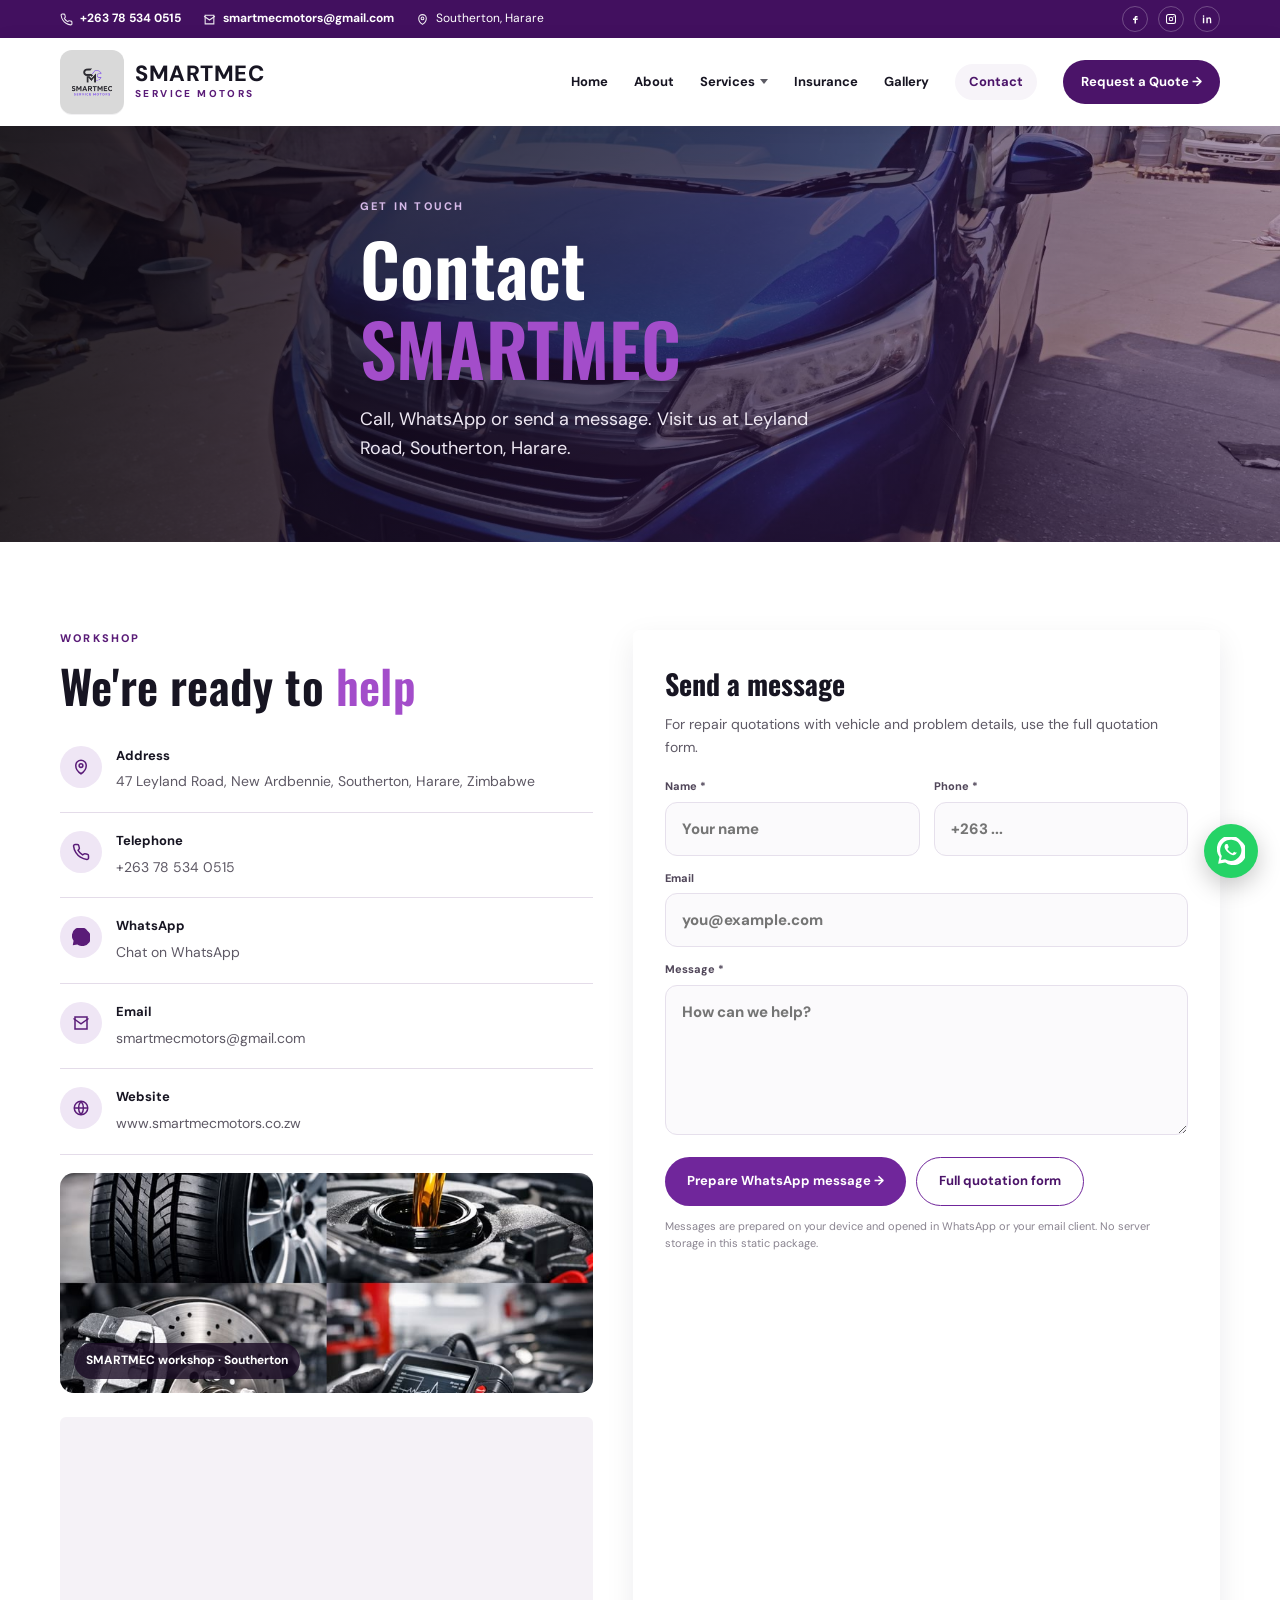
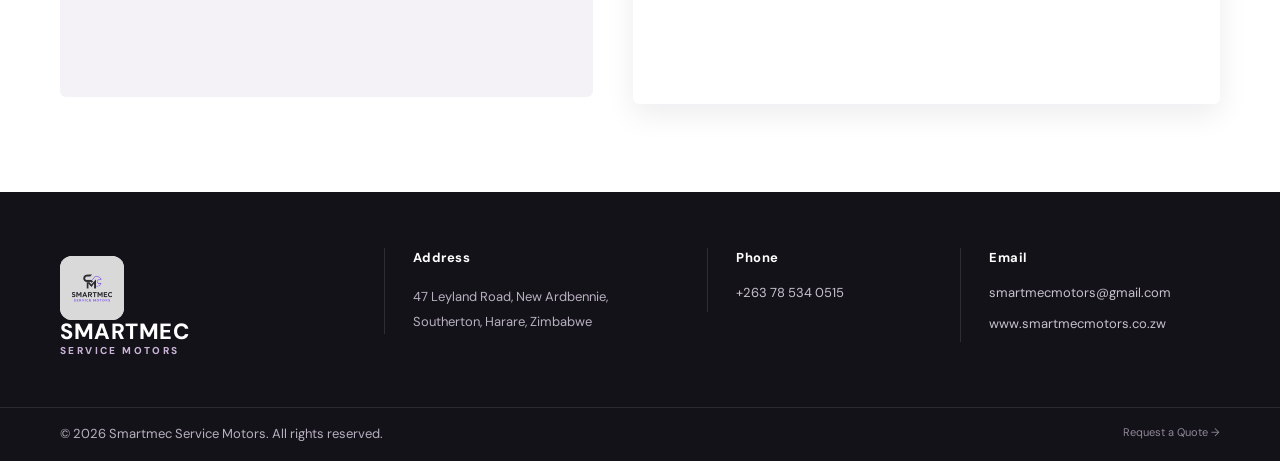
<file: contact.html>
<!DOCTYPE html>
<html lang="en">
<head>
  <meta charset="UTF-8">
  <meta name="viewport" content="width=device-width, initial-scale=1.0">
  <meta name="description" content="Contact SMARTMEC Service Motors — phone, WhatsApp, email and workshop location in Southerton, Harare.">
  <title>Contact | SMARTMEC Service Motors</title>
  <link rel="preconnect" href="https://fonts.googleapis.com">
  <link rel="preconnect" href="https://fonts.gstatic.com" crossorigin>
  <link href="https://fonts.googleapis.com/css2?family=DM+Sans:wght@400;500;600;700;800&family=Oswald:wght@500;600;700&display=swap" rel="stylesheet">
  <link rel="stylesheet" href="css/styles.css">
</head>
<body data-page="contact" data-root="">
  <div class="topbar" id="site-topbar"></div>
  <header class="header" id="site-header"></header>

  <main>
    <section class="hero hero--page">
      <img class="hero-bg" src="websitepictures/1795011603114.jpg" alt="SMARTMEC workshop yard">
      <div class="container hero-content">
        <p class="eyebrow">Get in touch</p>
        <h1>Contact <em>SMARTMEC</em></h1>
        <p class="hero-copy">Call, WhatsApp or send a message. Visit us at Leyland Road, Southerton, Harare.</p>
      </div>
    </section>

    <section class="section">
      <div class="container contact-grid">
        <div>
          <p class="eyebrow purple">Workshop</p>
          <h2>We're ready to <em>help</em></h2>
          <div class="contact-card">
            <div class="icon" aria-hidden="true"><svg viewBox="0 0 24 24" fill="none" stroke="currentColor" stroke-width="2"><path d="M12 21s7-4.4 7-11a7 7 0 1 0-14 0c0 6.6 7 11 7 11z"/><circle cx="12" cy="10" r="2.5"/></svg></div>
            <div>
              <b>Address</b>
              <span>47 Leyland Road, New Ardbennie, Southerton, Harare, Zimbabwe</span>
            </div>
          </div>
          <div class="contact-card">
            <div class="icon" aria-hidden="true"><svg viewBox="0 0 24 24" fill="none" stroke="currentColor" stroke-width="2"><path d="M22 16.9v3a2 2 0 0 1-2.2 2 19.8 19.8 0 0 1-8.6-3.1 19.5 19.5 0 0 1-6-6 19.8 19.8 0 0 1-3.1-8.7A2 2 0 0 1 4.1 2h3a2 2 0 0 1 2 1.7c.1.9.3 1.8.6 2.6a2 2 0 0 1-.5 2.1L8.1 9.9a16 16 0 0 0 6 6l1.5-1.1a2 2 0 0 1 2.1-.4c.9.3 1.7.5 2.6.6a2 2 0 0 1 1.7 2z"/></svg></div>
            <div>
              <b>Telephone</b>
              <a href="tel:+263785340515">+263 78 534 0515</a>
            </div>
          </div>
          <div class="contact-card">
            <div class="icon" aria-hidden="true"><svg viewBox="0 0 24 24" fill="currentColor"><path d="M20.5 3.5A11 11 0 0 0 2.1 17.1L1 23l6.1-1.1A11 11 0 1 0 20.5 3.5z"/></svg></div>
            <div>
              <b>WhatsApp</b>
              <a href="https://wa.me/263785340515" target="_blank" rel="noopener">Chat on WhatsApp</a>
            </div>
          </div>
          <div class="contact-card">
            <div class="icon" aria-hidden="true"><svg viewBox="0 0 24 24" fill="none" stroke="currentColor" stroke-width="2"><path d="M4 4h16v16H4z"/><path d="m22 6-10 7L2 6"/></svg></div>
            <div>
              <b>Email</b>
              <a href="mailto:smartmecmotors@gmail.com">smartmecmotors@gmail.com</a>
            </div>
          </div>
          <div class="contact-card">
            <div class="icon" aria-hidden="true"><svg viewBox="0 0 24 24" fill="none" stroke="currentColor" stroke-width="2"><circle cx="12" cy="12" r="9"/><path d="M3 12h18M12 3a14 14 0 0 1 0 18M12 3a14 14 0 0 0 0 18"/></svg></div>
            <div>
              <b>Website</b>
              <a href="https://www.smartmecmotors.co.zw" target="_blank" rel="noopener">www.smartmecmotors.co.zw</a>
            </div>
          </div>
          <div class="contact-visual" style="background-image:url('assets/pictures/service-collage.jpg')">
            <span>SMARTMEC workshop · Southerton</span>
          </div>
          <iframe class="map-embed" title="SMARTMEC location map" loading="lazy" referrerpolicy="no-referrer-when-downgrade"
            src="https://maps.google.com/maps?q=Leyland%20Road%20Southerton%20Harare&t=&z=15&ie=UTF8&iwloc=&output=embed"></iframe>
        </div>

        <div class="panel">
          <h3 style="margin:0 0 6px;font-family:var(--font-display);font-size:28px">Send a message</h3>
          <p style="margin:0 0 20px;color:var(--ink-soft);font-size:14px">For repair quotations with vehicle and problem details, use the full quotation form.</p>
          <form id="contactForm" class="contact-form">
            <div class="form-row">
              <label>Name *<input name="name" required placeholder="Your name"></label>
              <label>Phone *<input name="phone" type="tel" required placeholder="+263 ..."></label>
              <label class="full">Email<input name="email" type="email" placeholder="you@example.com"></label>
              <label class="full">Message *
                <textarea name="message" rows="5" required placeholder="How can we help?"></textarea>
              </label>
            </div>
            <div class="form-actions">
              <button class="btn btn-primary" type="submit">Prepare WhatsApp message →</button>
              <a class="btn btn-outline-dark" href="quote.html">Full quotation form</a>
            </div>
            <p class="form-note">Messages are prepared on your device and opened in WhatsApp or your email client. No server storage in this static package.</p>
            <div id="contactResult" class="form-note" style="display:none;color:var(--purple-700);font-weight:700"></div>
          </form>
        </div>
      </div>
    </section>
  </main>

  <footer id="site-footer"></footer>
  <script src="js/site.js"></script>
  <script>
    document.addEventListener("DOMContentLoaded", () => {
      const form = document.getElementById("contactForm");
      form.addEventListener("submit", (e) => {
        e.preventDefault();
        if (!form.reportValidity()) return;
        const fd = new FormData(form);
        const text = `SMARTMEC contact enquiry\n\nName: ${fd.get("name")}\nPhone: ${fd.get("phone")}\nEmail: ${fd.get("email") || "—"}\n\nMessage:\n${fd.get("message")}`;
        window.SMARTMEC.openWhatsApp(text);
        const r = document.getElementById("contactResult");
        r.style.display = "block";
        r.textContent = "WhatsApp opened with your message. You can also use Request a Quote for vehicle repairs.";
      });
    });
  </script>
</body>
</html>
</file>
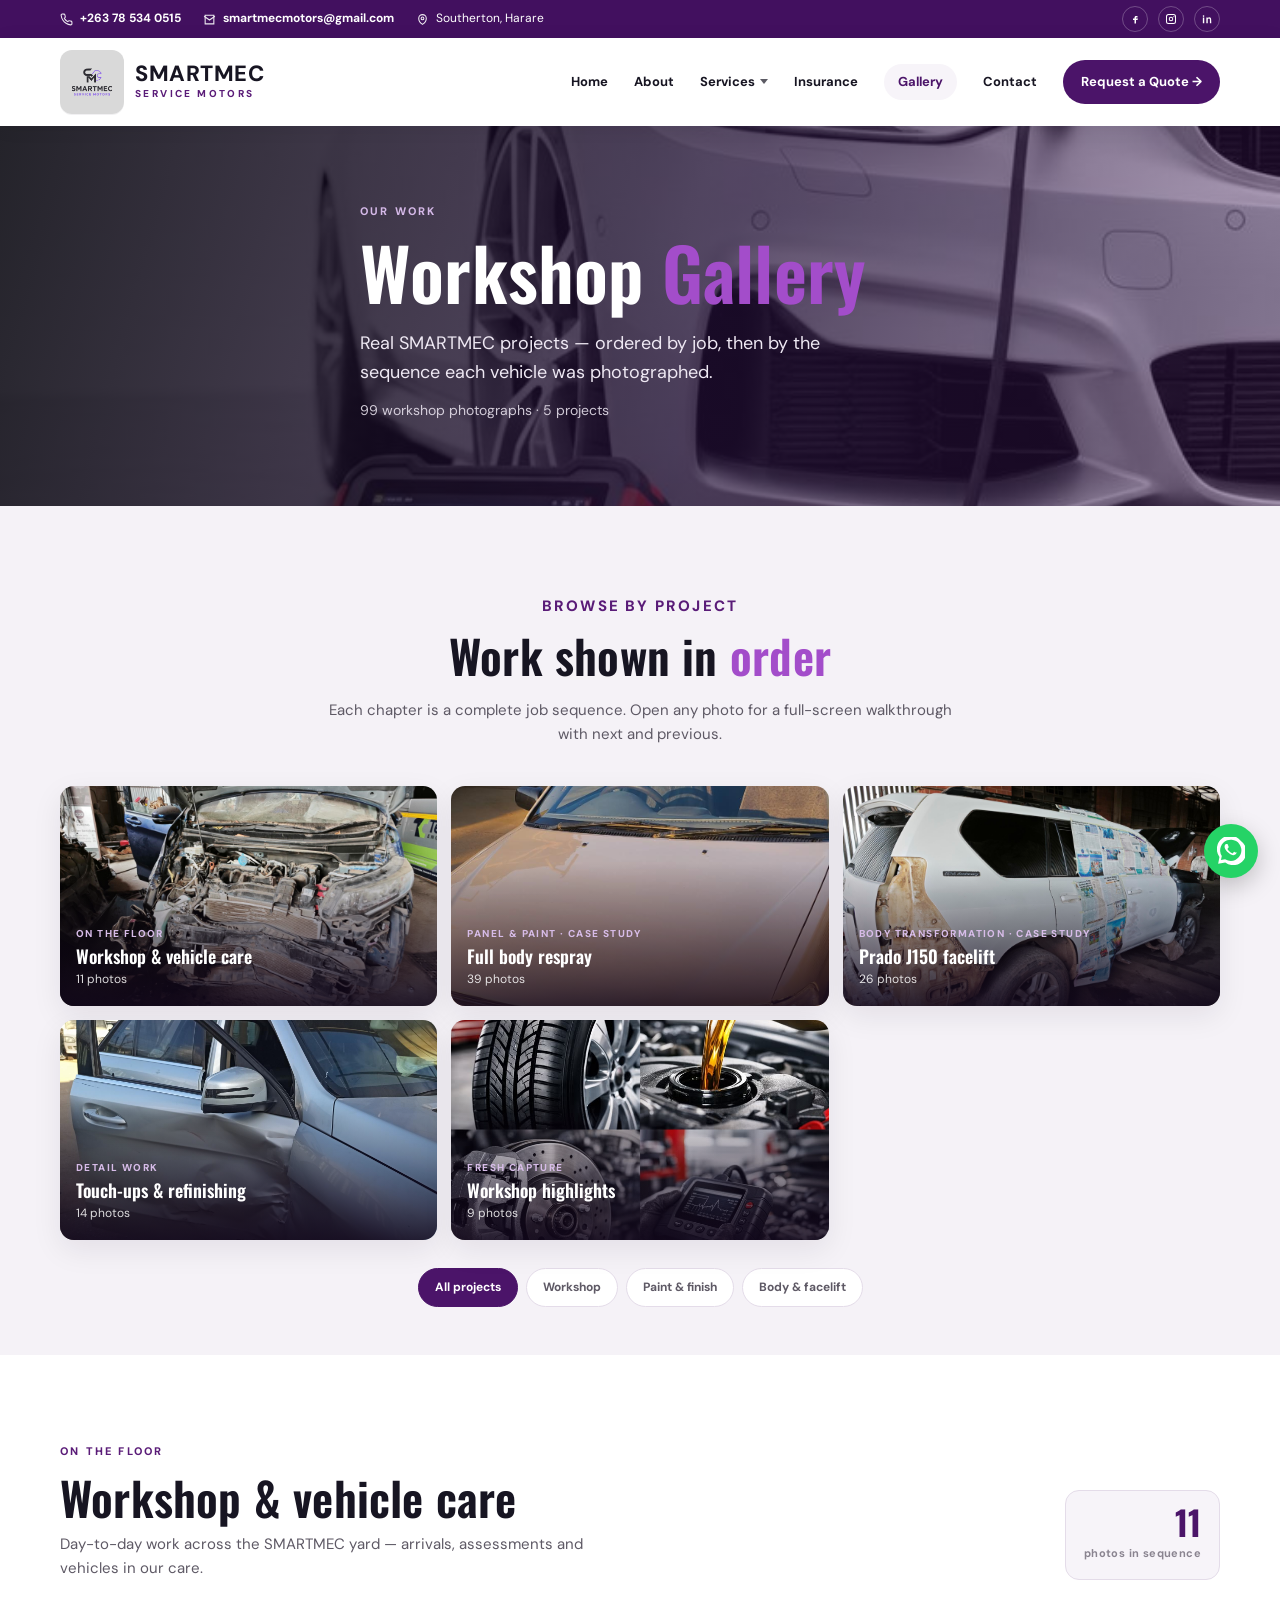
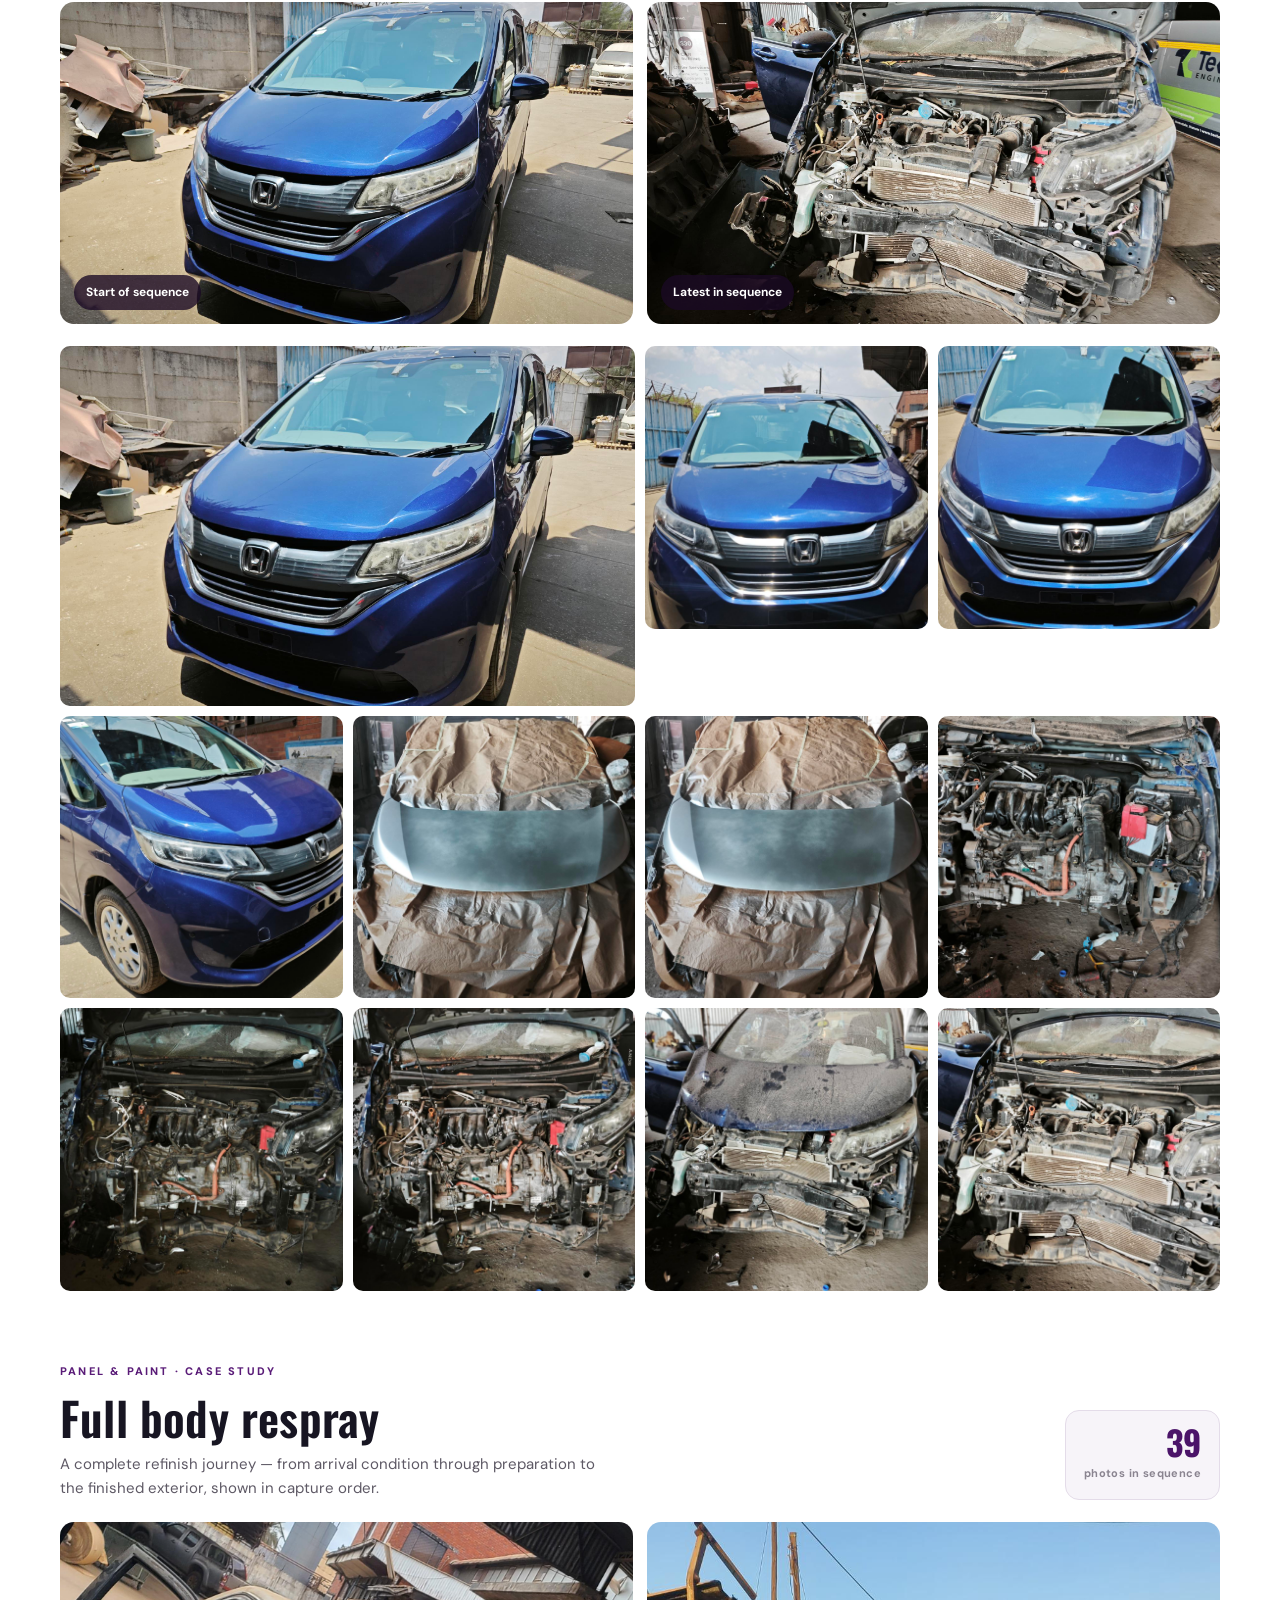
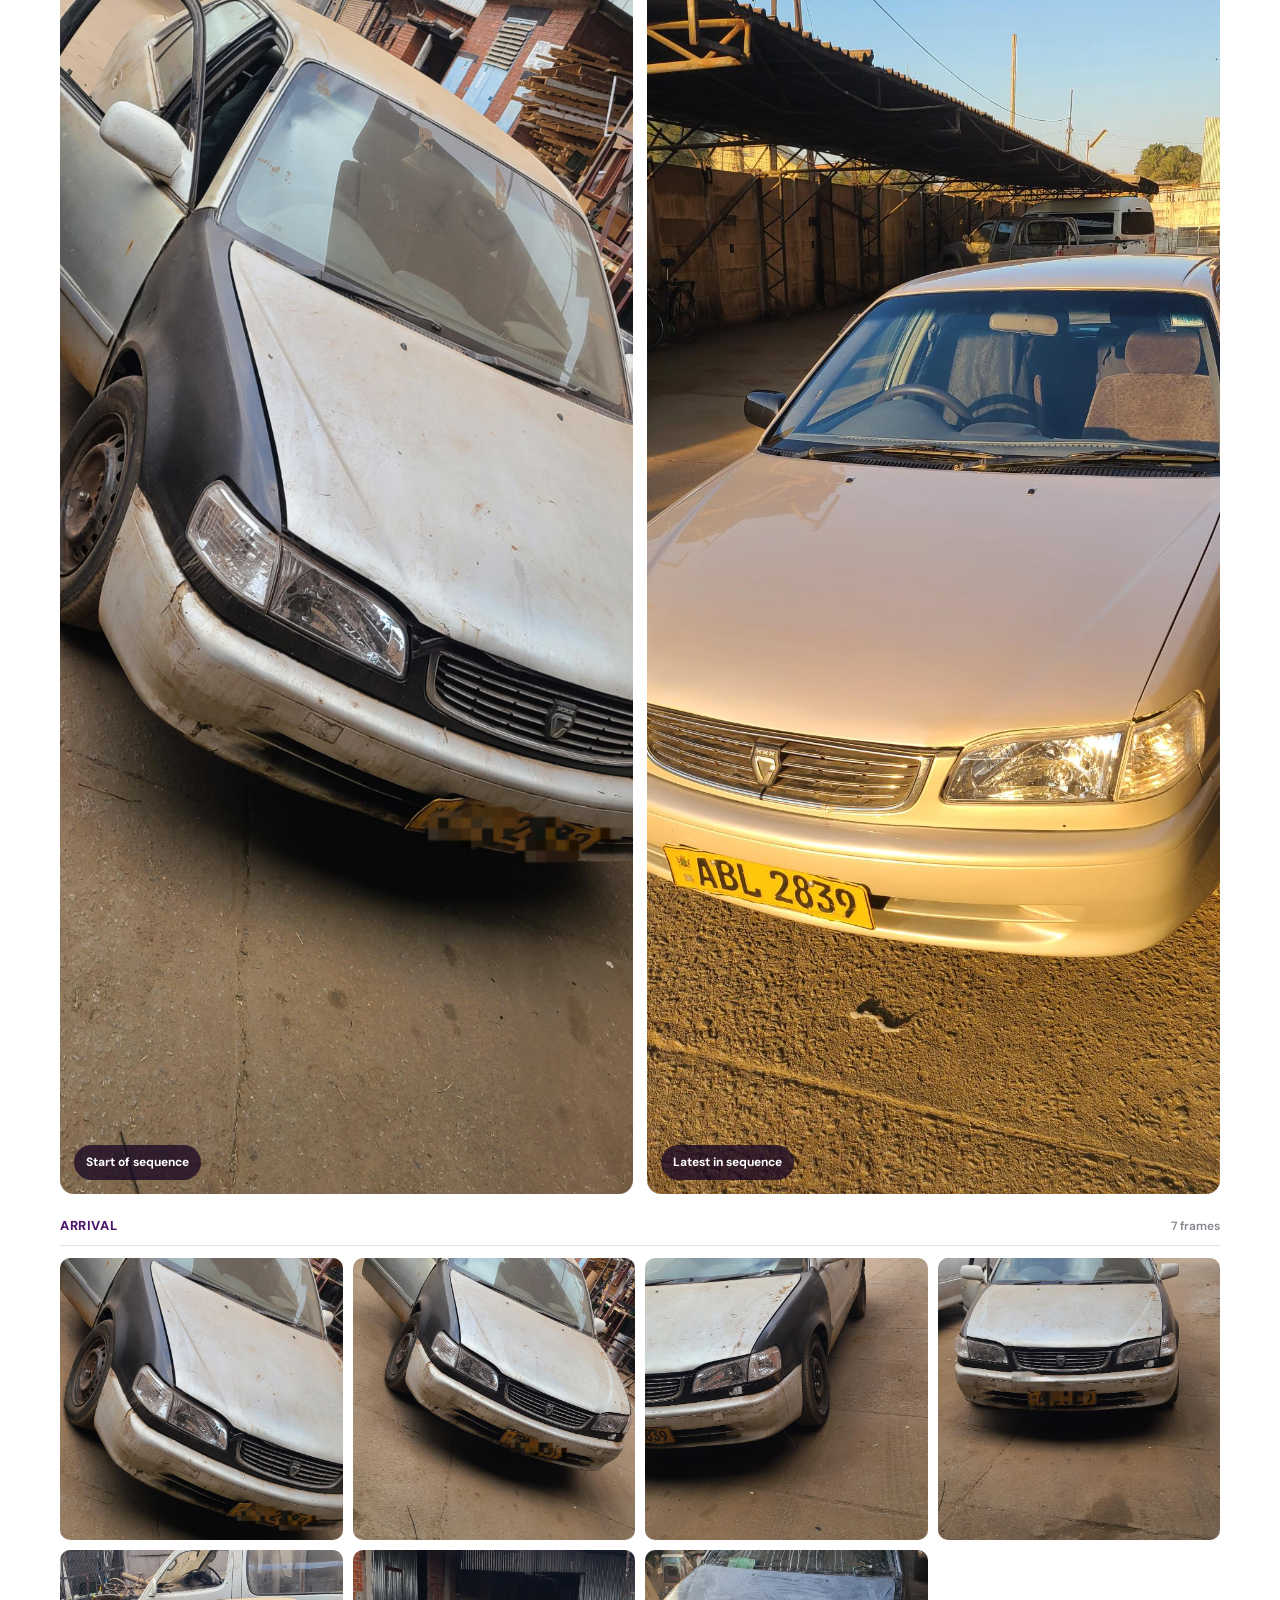
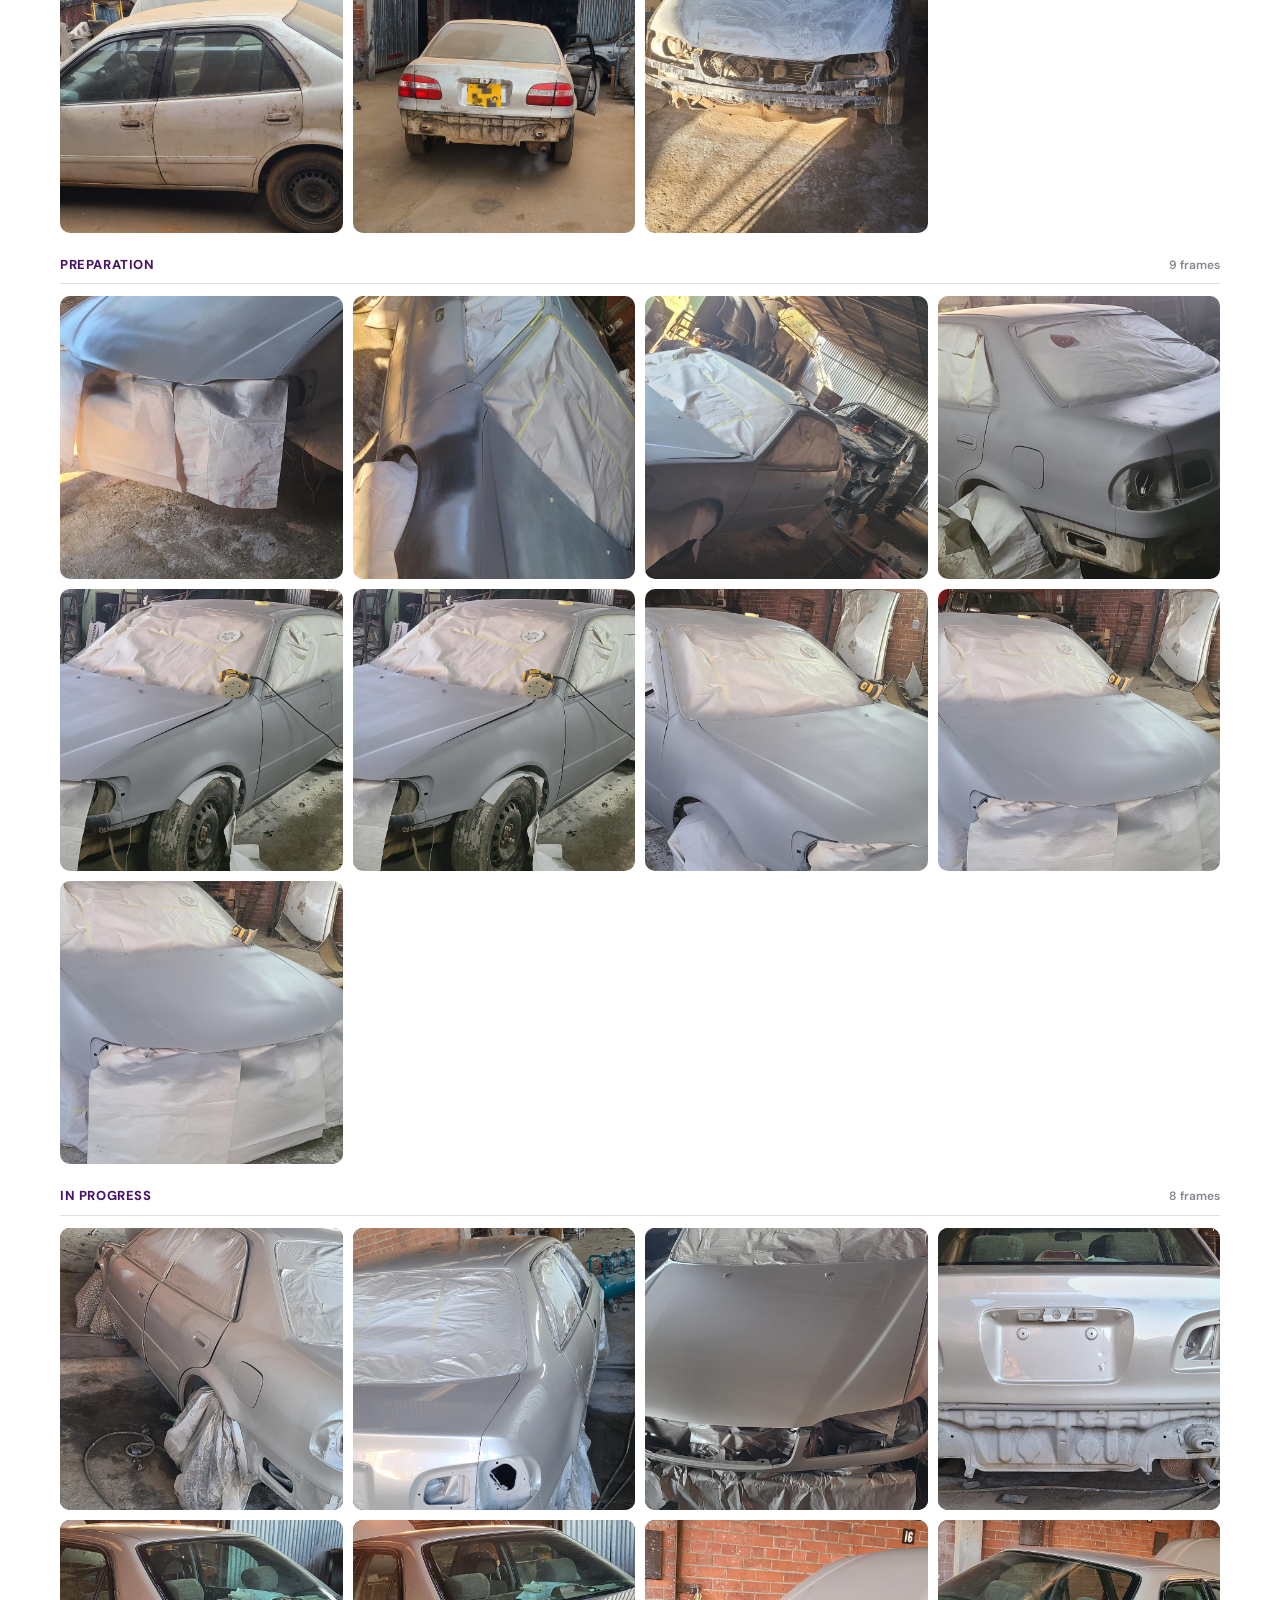
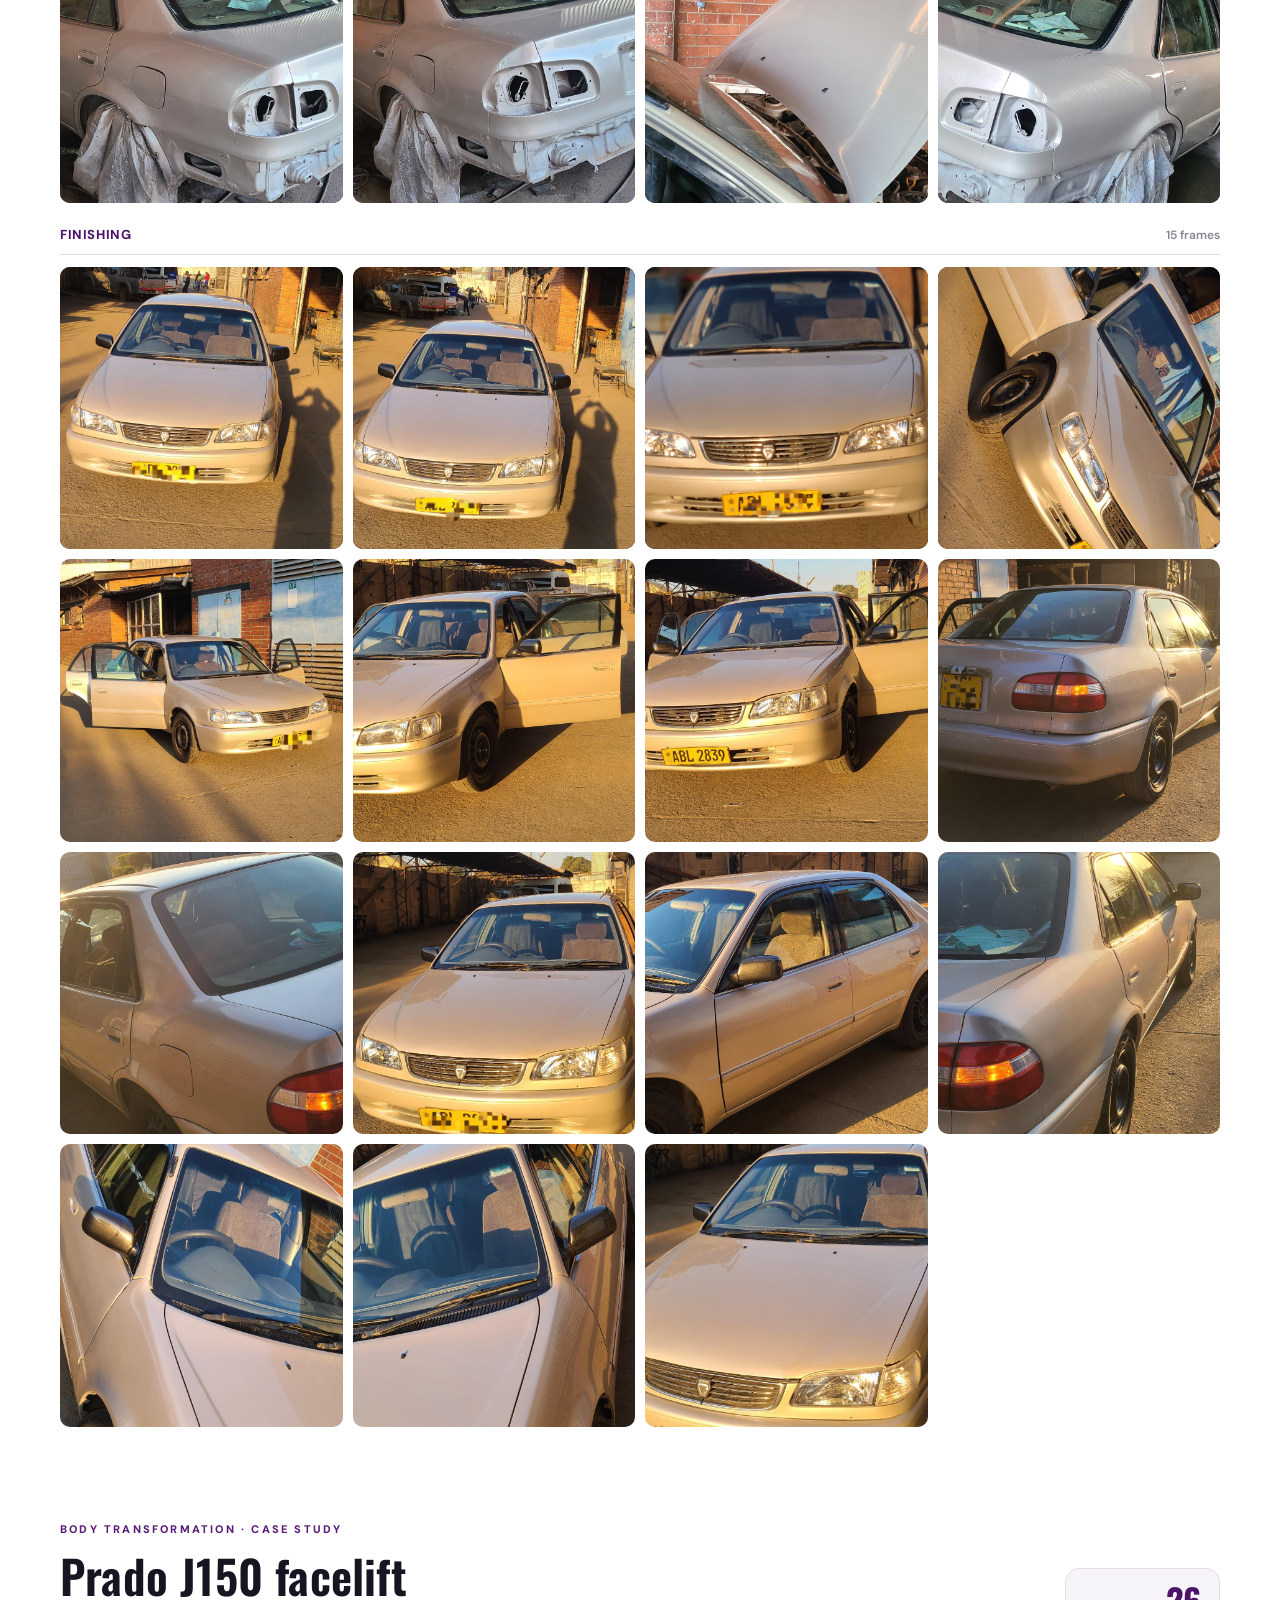
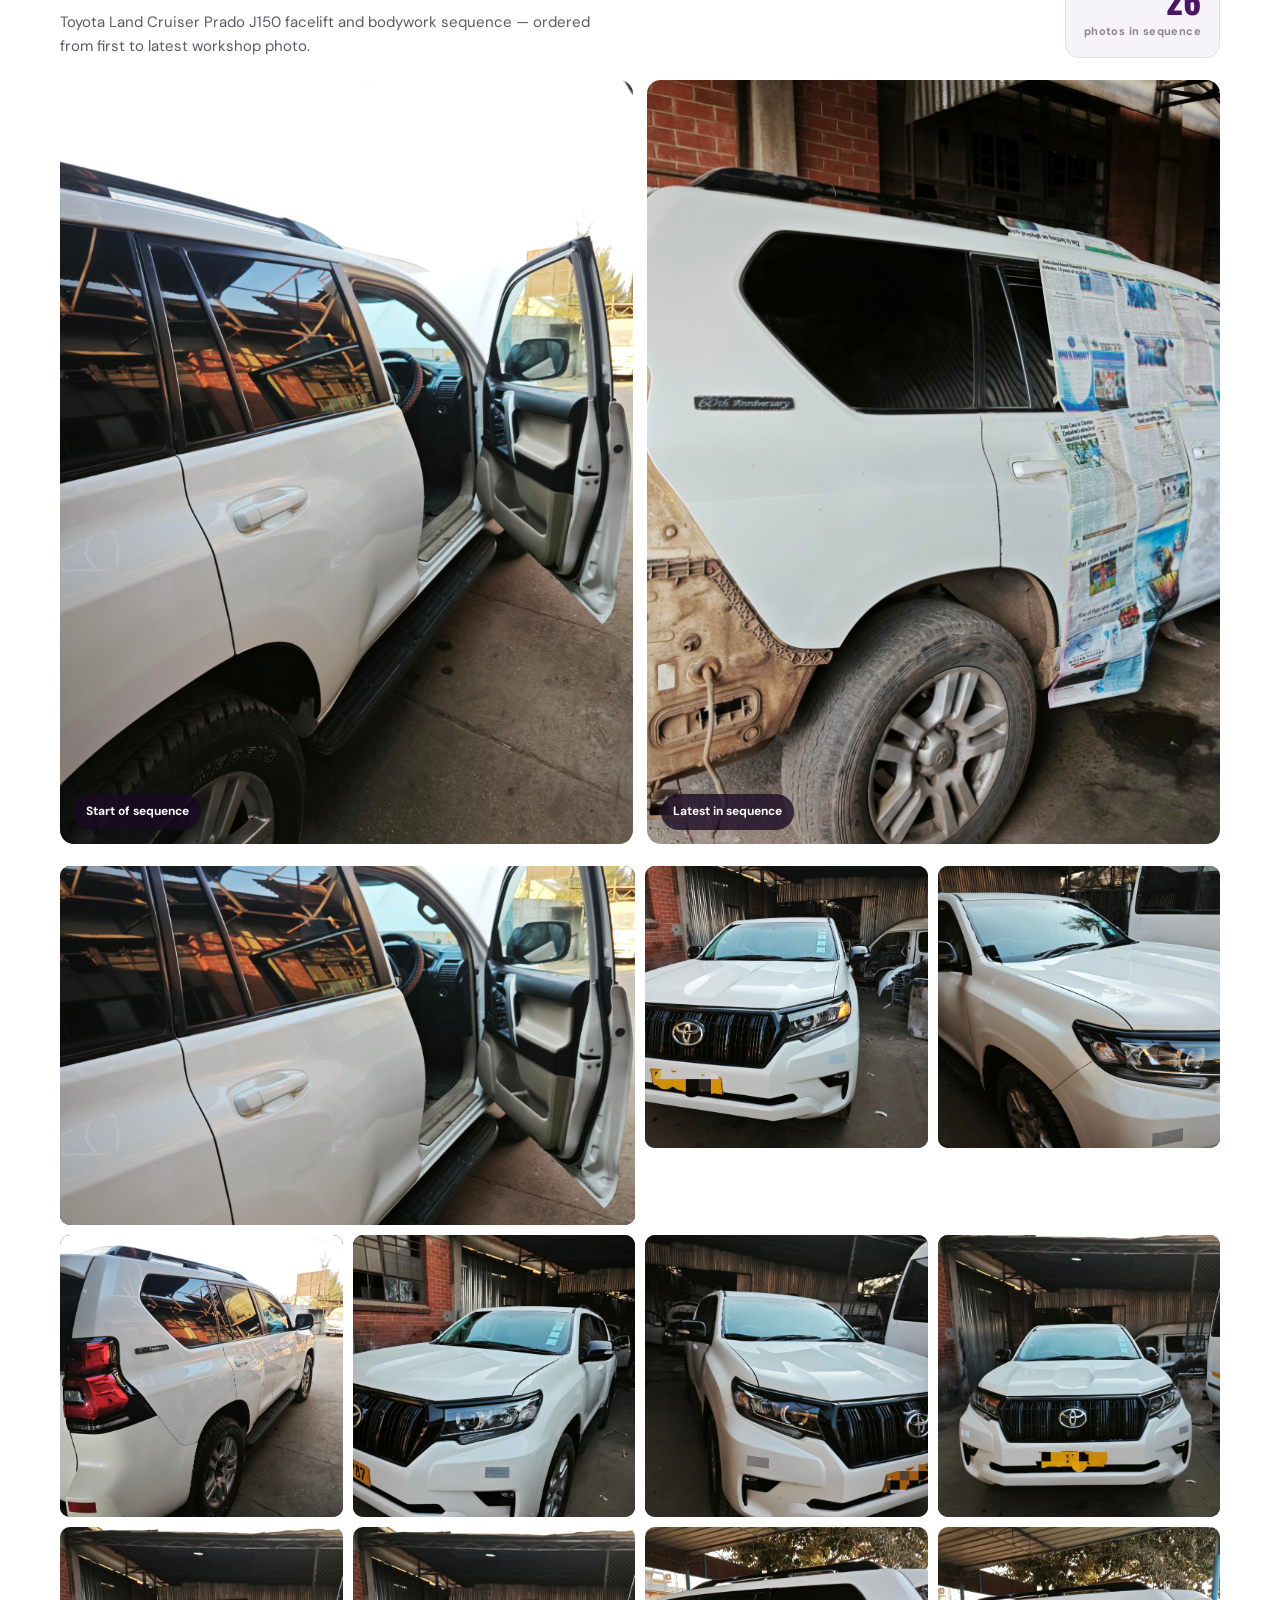
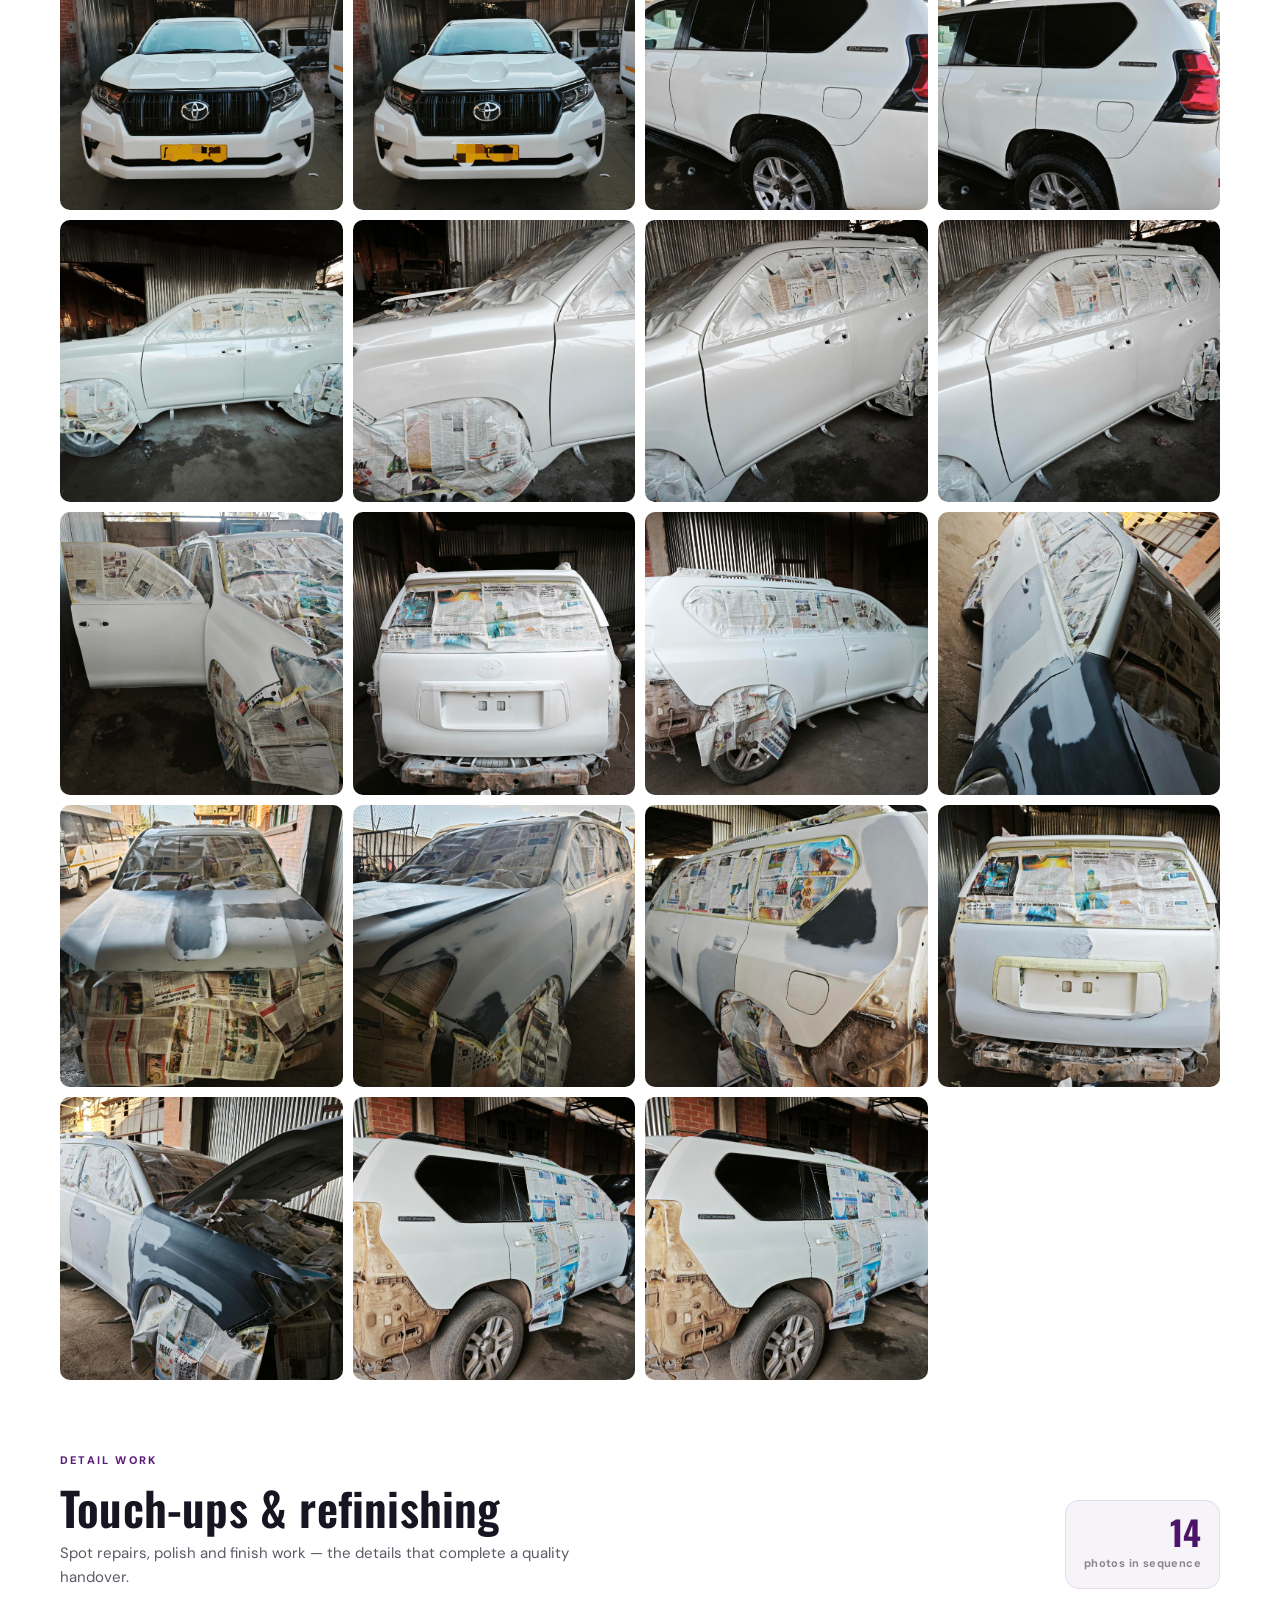
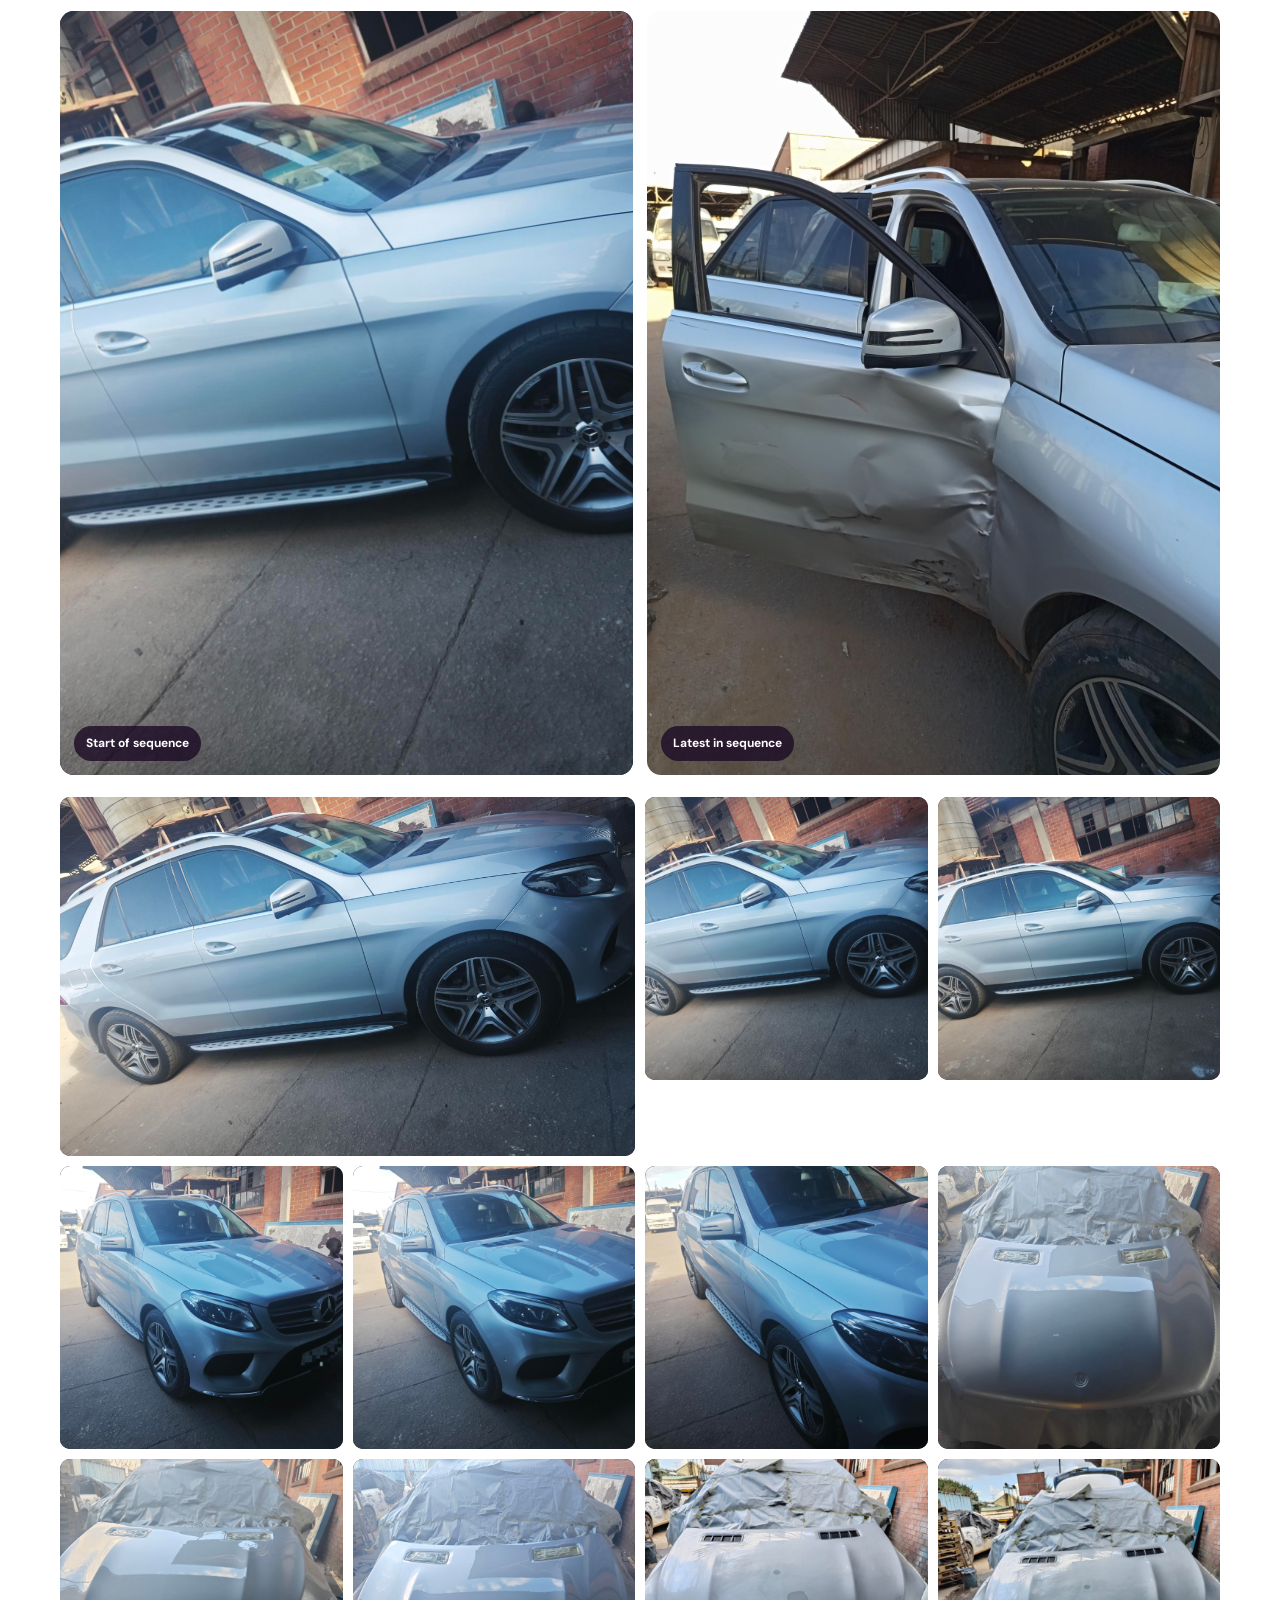
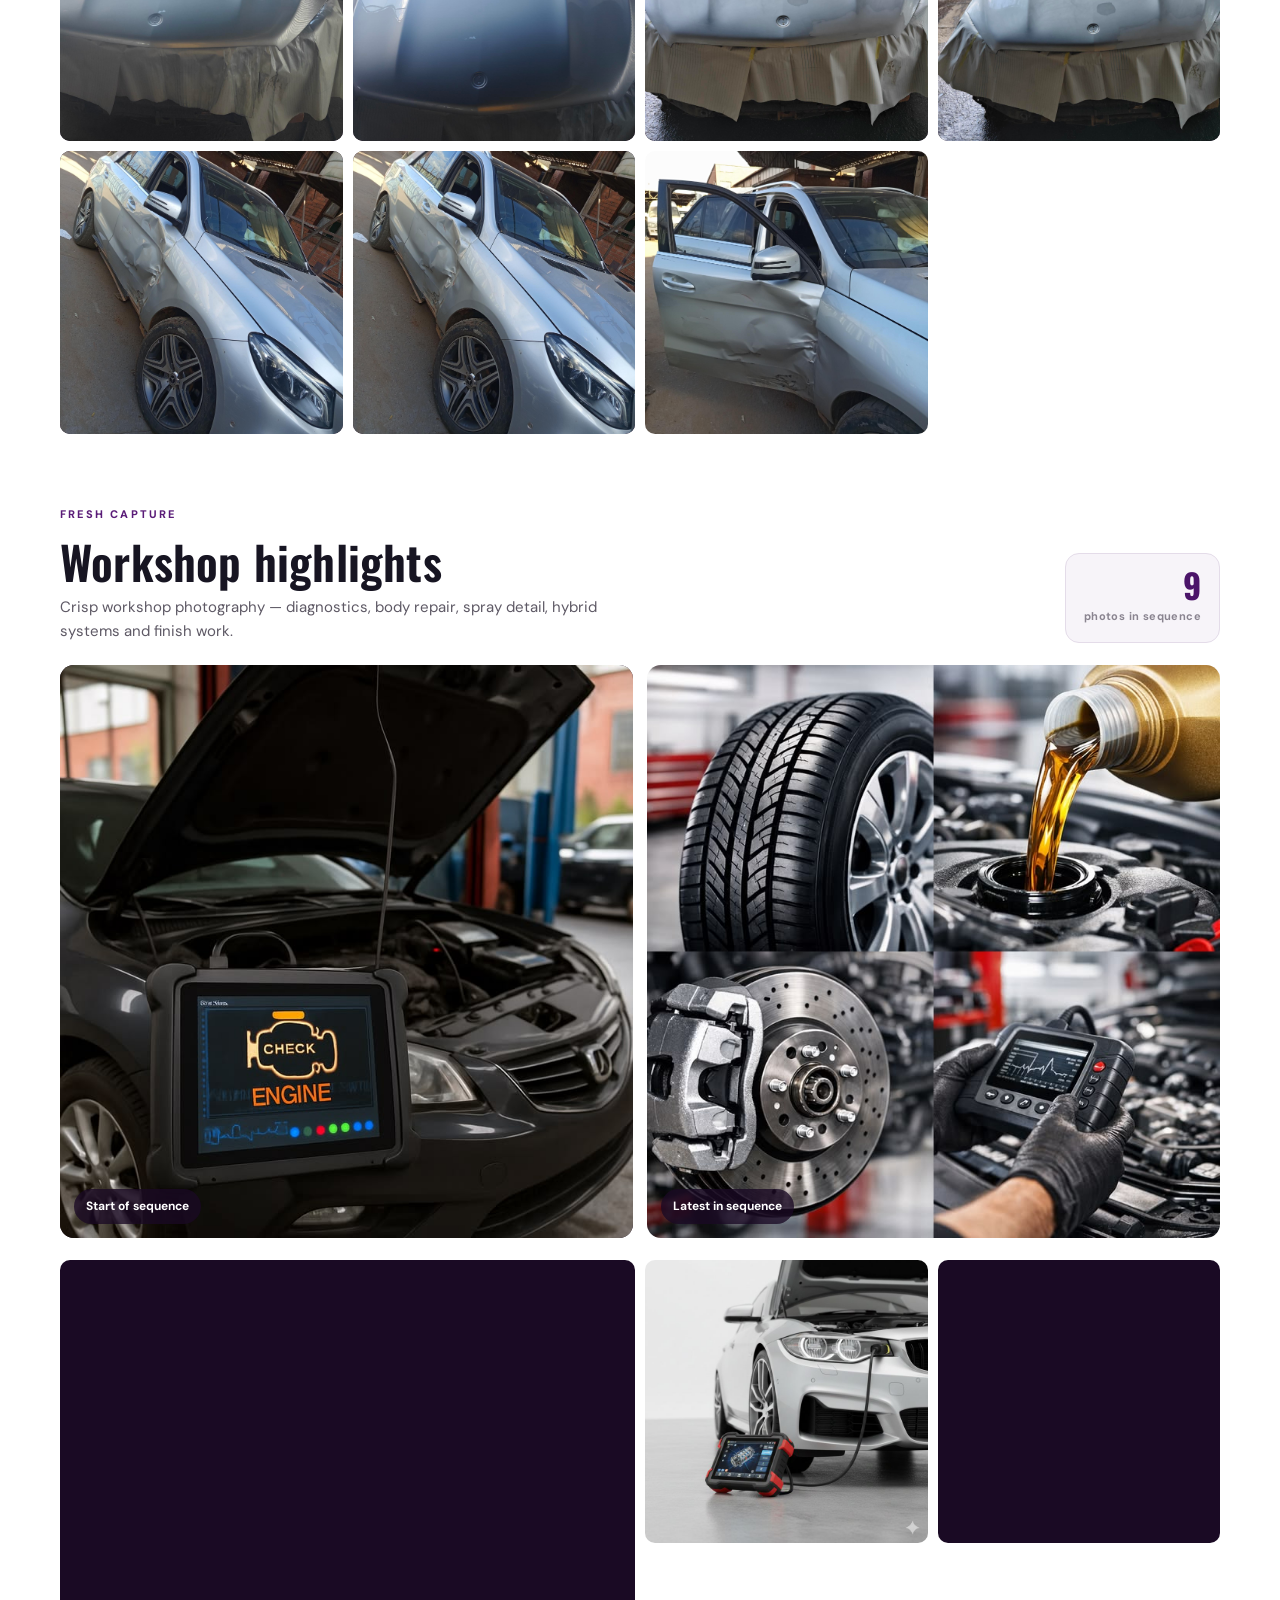
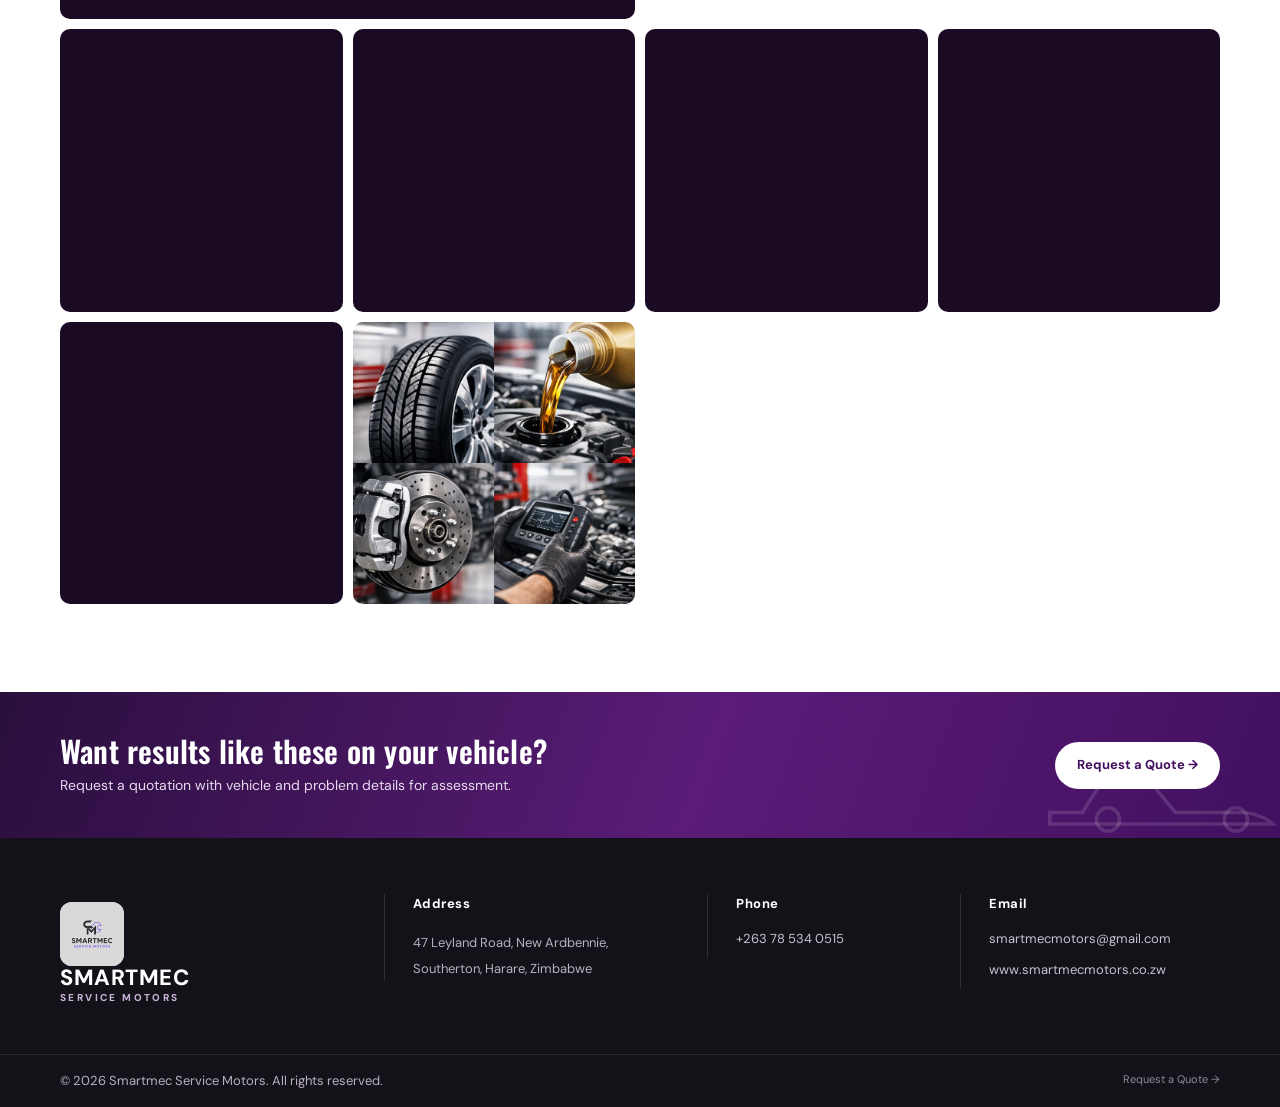
<file: gallery.html>
<!DOCTYPE html>
<html lang="en">
<head>
  <meta charset="UTF-8">
  <meta name="viewport" content="width=device-width, initial-scale=1.0">
  <meta name="description" content="SMARTMEC Service Motors gallery — full body respray, Prado facelift, touch-ups and workshop photographs from Harare.">
  <title>Gallery | SMARTMEC Service Motors</title>
  <link rel="preconnect" href="https://fonts.googleapis.com">
  <link rel="preconnect" href="https://fonts.gstatic.com" crossorigin>
  <link href="https://fonts.googleapis.com/css2?family=DM+Sans:wght@400;500;600;700;800&family=Oswald:wght@500;600;700&display=swap" rel="stylesheet">
  <link rel="stylesheet" href="css/styles.css">
</head>
<body data-page="gallery" data-root="">
  <div class="topbar" id="site-topbar"></div>
  <header class="header" id="site-header"></header>

  <main>
    <section class="hero hero--page">
      <img class="hero-bg" src="assets/pictures/diagnostics-studio.jpg" alt="SMARTMEC workshop highlights">
      <div class="container hero-content">
        <p class="eyebrow">Our work</p>
        <h1>Workshop <em>Gallery</em></h1>
        <p class="hero-copy">Real SMARTMEC projects — ordered by job, then by the sequence each vehicle was photographed.</p>
        <p class="hero-copy" id="galleryCount" style="opacity:.85;font-size:14px;margin-top:12px"></p>
      </div>
    </section>

    <section class="section section--soft gallery-intro">
      <div class="container">
        <div class="section-head">
          <p class="eyebrow purple">Browse by project</p>
          <h2>Work shown in <em>order</em></h2>
          <p>Each chapter is a complete job sequence. Open any photo for a full-screen walkthrough with next and previous.</p>
        </div>
        <div class="gallery-spotlight" id="gallerySpotlight"></div>
        <div class="gallery-filters" id="galleryFilters" role="tablist" aria-label="Filter gallery"></div>
      </div>
    </section>

    <section class="section">
      <div class="container gallery-projects" id="galleryProjects"></div>
    </section>

    <section class="cta-strip">
      <div class="container cta-inner">
        <div>
          <h2>Want results like these on your vehicle?</h2>
          <p>Request a quotation with vehicle and problem details for assessment.</p>
        </div>
        <a class="btn btn-white" href="quote.html">Request a Quote →</a>
      </div>
    </section>
  </main>

  <div class="lightbox" id="lightbox" role="dialog" aria-modal="true" aria-label="Image preview">
    <button class="lightbox-close" id="lightboxClose" type="button" aria-label="Close">×</button>
    <button class="lightbox-nav lightbox-prev" id="lightboxPrev" type="button" aria-label="Previous">‹</button>
    <button class="lightbox-nav lightbox-next" id="lightboxNext" type="button" aria-label="Next">›</button>
    <div class="lightbox-frame">
      <img id="lightboxImg" alt="Gallery preview">
      <p class="lightbox-caption" id="lightboxCaption"></p>
    </div>
  </div>

  <footer id="site-footer"></footer>
  <script src="js/site.js"></script>
  <script src="js/gallery-data.js"></script>
  <script src="js/gallery.js"></script>
</body>
</html>
</file>
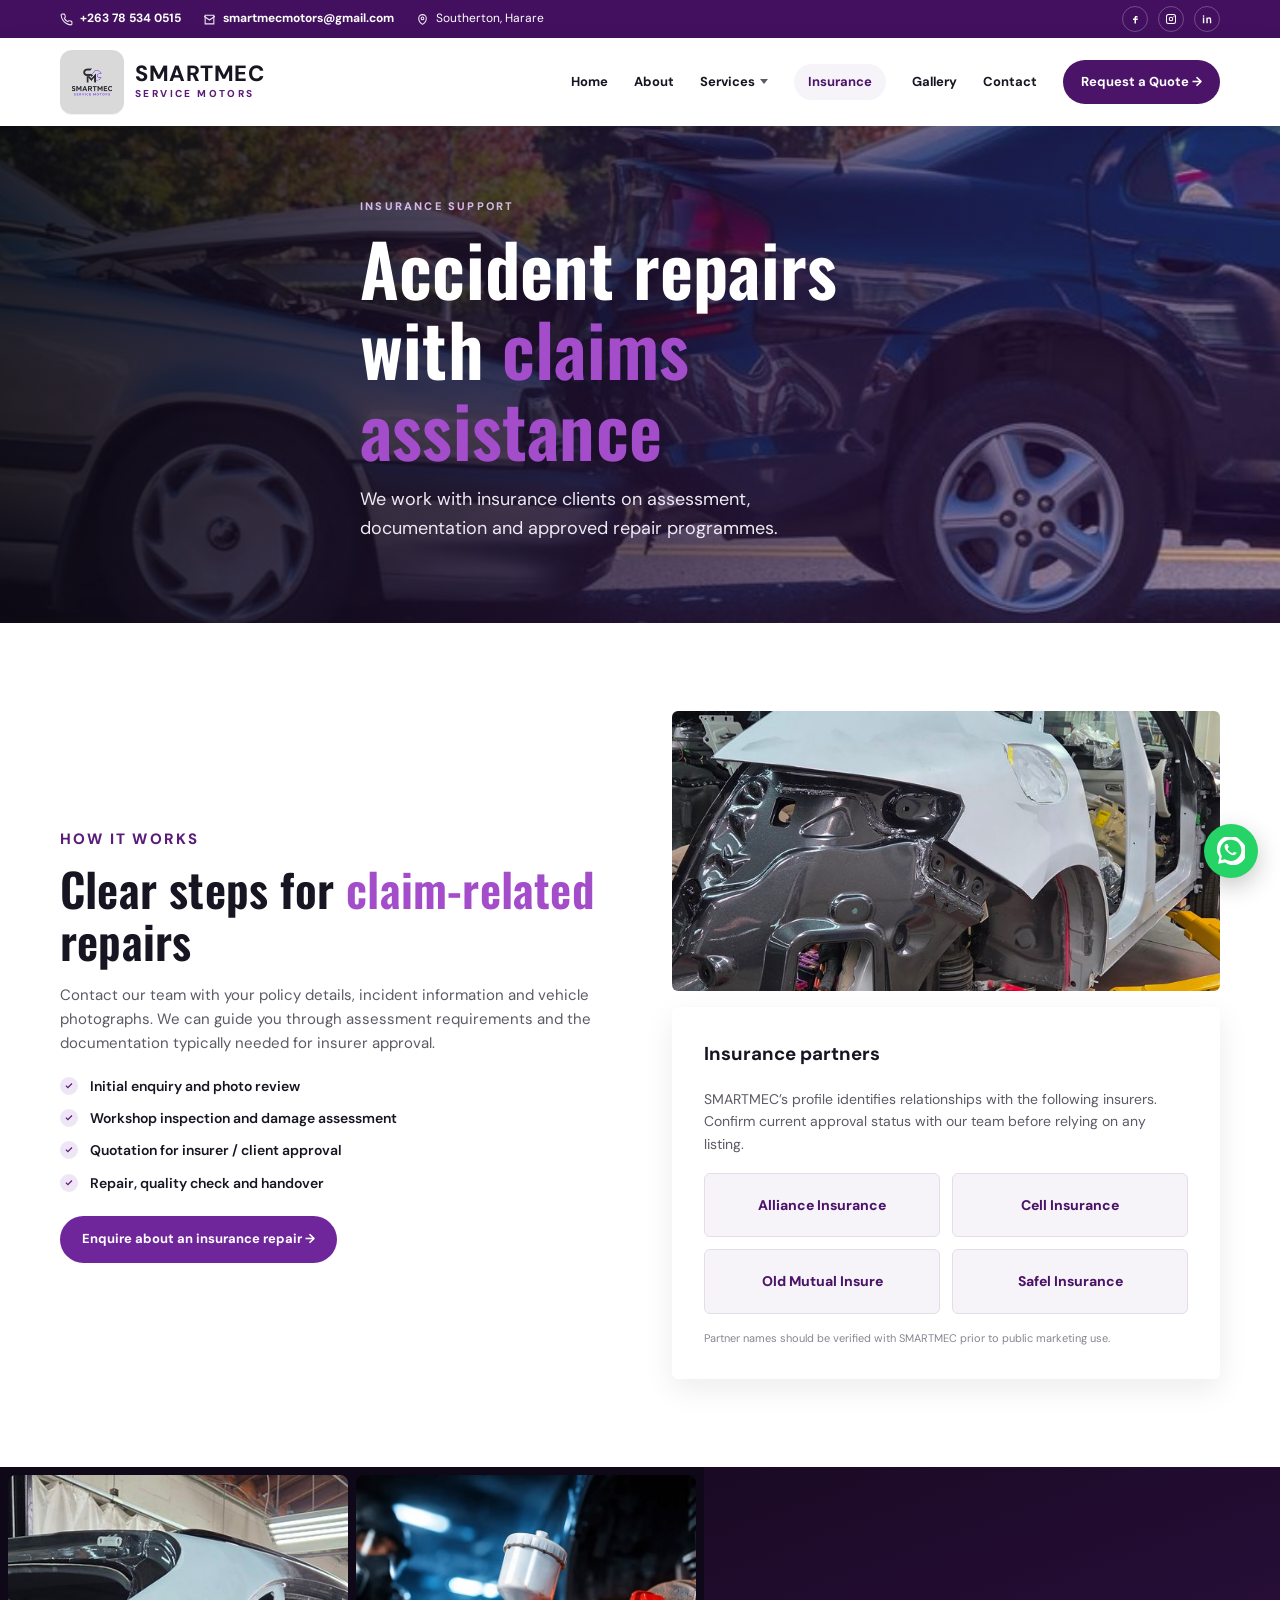
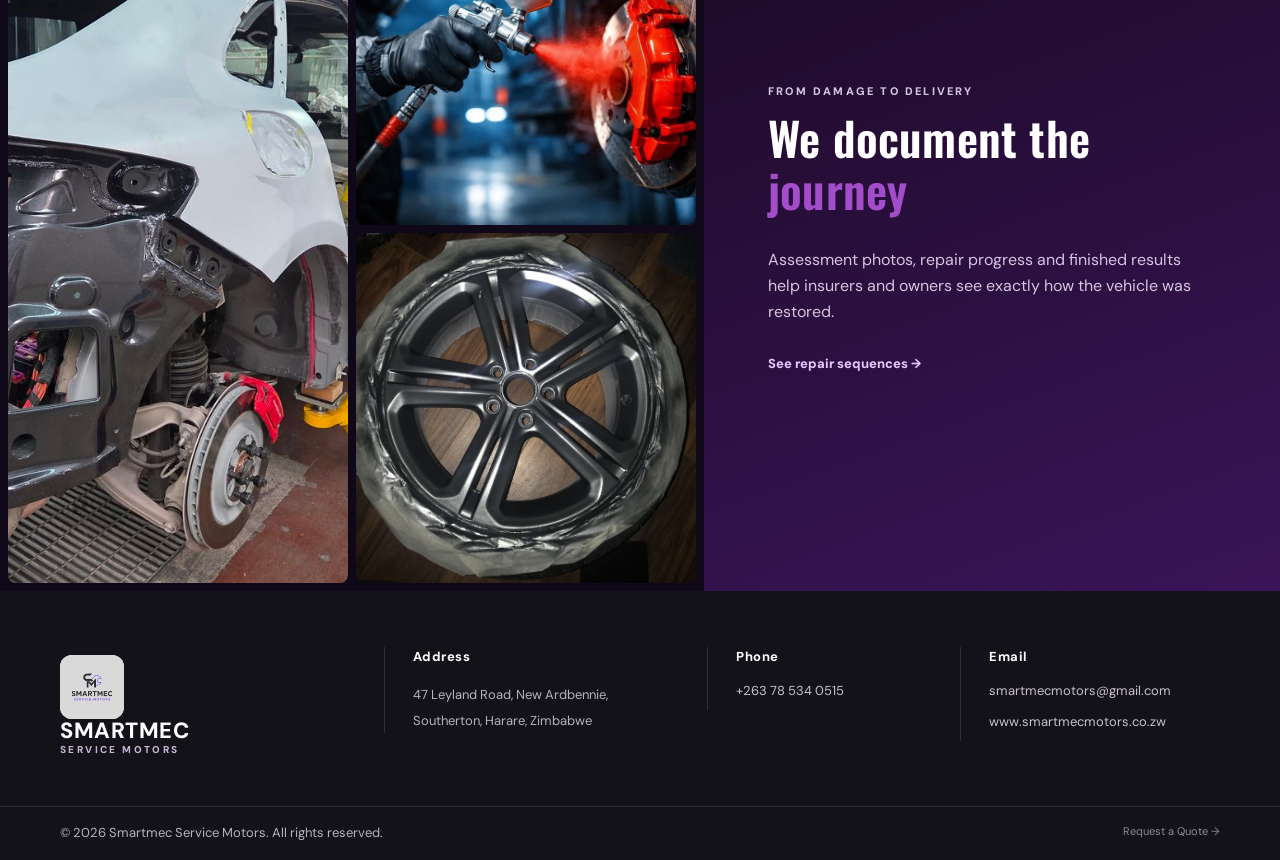
<file: insurance.html>
<!DOCTYPE html>
<html lang="en">
<head>
  <meta charset="UTF-8">
  <meta name="viewport" content="width=device-width, initial-scale=1.0">
  <meta name="description" content="Insurance partners and claims assistance at SMARTMEC Service Motors, Harare.">
  <title>Insurance | SMARTMEC Service Motors</title>
  <link rel="preconnect" href="https://fonts.googleapis.com">
  <link rel="preconnect" href="https://fonts.gstatic.com" crossorigin>
  <link href="https://fonts.googleapis.com/css2?family=DM+Sans:wght@400;500;600;700;800&family=Oswald:wght@500;600;700&display=swap" rel="stylesheet">
  <link rel="stylesheet" href="css/styles.css">
</head>
<body data-page="insurance" data-root="">
  <div class="topbar" id="site-topbar"></div>
  <header class="header" id="site-header"></header>

  <main>
    <section class="hero hero--page">
      <img class="hero-bg" src="assets/services/accident-damage.jpg" alt="Accident repair assessment">
      <div class="container hero-content">
        <p class="eyebrow">Insurance support</p>
        <h1>Accident repairs with <em>claims assistance</em></h1>
        <p class="hero-copy">We work with insurance clients on assessment, documentation and approved repair programmes.</p>
      </div>
    </section>

    <section class="section">
      <div class="container split">
        <div class="content-block">
          <p class="eyebrow purple">How it works</p>
          <h2>Clear steps for <em>claim-related</em> repairs</h2>
          <p>Contact our team with your policy details, incident information and vehicle photographs. We can guide you through assessment requirements and the documentation typically needed for insurer approval.</p>
          <ul class="checklist">
            <li>Initial enquiry and photo review</li>
            <li>Workshop inspection and damage assessment</li>
            <li>Quotation for insurer / client approval</li>
            <li>Repair, quality check and handover</li>
          </ul>
          <a class="btn btn-primary" style="margin-top:22px" href="quote.html?service=insurance-claim">Enquire about an insurance repair →</a>
        </div>
        <div>
          <div class="media-frame" style="background-image:url('assets/pictures/body-lift-repair.jpg'); min-height:280px; margin-bottom:16px"></div>
          <div class="panel">
            <h3 style="margin-top:0;font-family:var(--font-body)">Insurance partners</h3>
            <p style="color:var(--ink-soft);font-size:14px">SMARTMEC’s profile identifies relationships with the following insurers. Confirm current approval status with our team before relying on any listing.</p>
            <div class="insurer-grid" style="margin-top:18px">
              <span class="insurer-chip">Alliance Insurance</span>
              <span class="insurer-chip">Cell Insurance</span>
              <span class="insurer-chip">Old Mutual Insure</span>
              <span class="insurer-chip">Safel Insurance</span>
            </div>
            <small class="note-sm">Partner names should be verified with SMARTMEC prior to public marketing use.</small>
          </div>
        </div>
      </div>
    </section>

    <section class="story-band">
      <div class="story-band-media">
        <img src="assets/pictures/body-lift-repair.jpg" alt="Accident damage assessment">
        <img src="assets/pictures/spray-caliper.jpg" alt="Repair and refinish in progress">
        <img src="assets/pictures/wheel-refinish.jpg" alt="Restored finish detail">
      </div>
      <div class="story-band-copy">
        <p class="eyebrow">From damage to delivery</p>
        <h2>We document the <em>journey</em></h2>
        <p>Assessment photos, repair progress and finished results help insurers and owners see exactly how the vehicle was restored.</p>
        <a class="text-link" href="gallery.html" style="color:#e7c7ff">See repair sequences →</a>
      </div>
    </section>
  </main>

  <footer id="site-footer"></footer>
  <script src="js/site.js"></script>
</body>
</html>
</file>
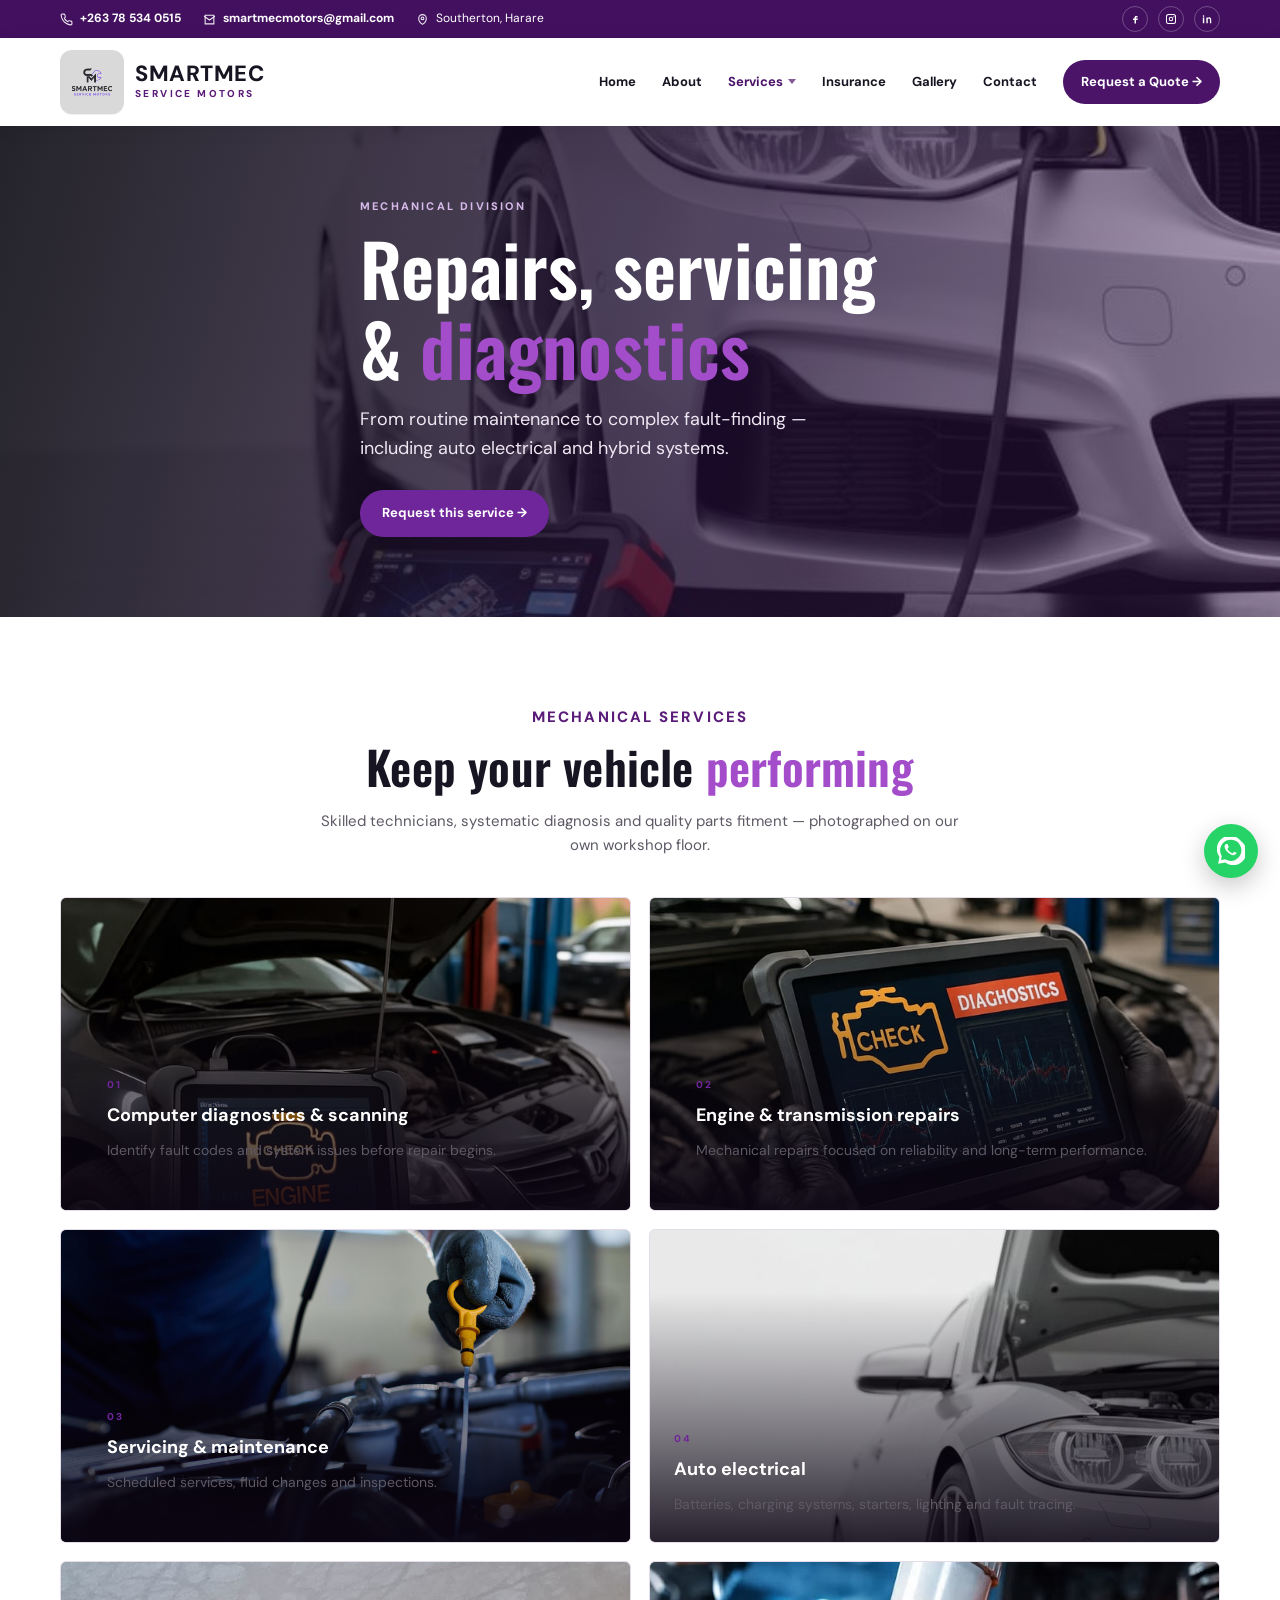
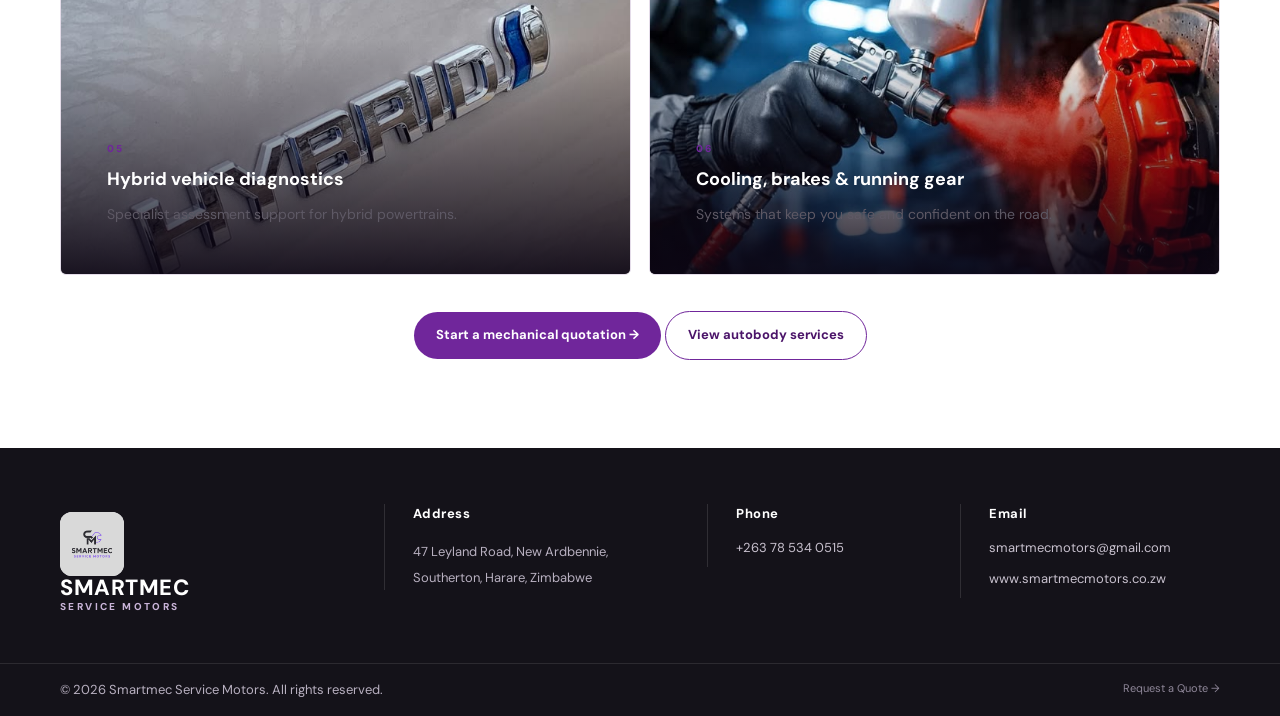
<file: mechanical.html>
<!DOCTYPE html>
<html lang="en">
<head>
  <meta charset="UTF-8">
  <meta name="viewport" content="width=device-width, initial-scale=1.0">
  <meta name="description" content="Mechanical repairs, servicing, diagnostics, electrical and hybrid services at SMARTMEC Service Motors, Harare.">
  <title>Mechanical Services | SMARTMEC Service Motors</title>
  <link rel="preconnect" href="https://fonts.googleapis.com">
  <link rel="preconnect" href="https://fonts.gstatic.com" crossorigin>
  <link href="https://fonts.googleapis.com/css2?family=DM+Sans:wght@400;500;600;700;800&family=Oswald:wght@500;600;700&display=swap" rel="stylesheet">
  <link rel="stylesheet" href="css/styles.css">
</head>
<body data-page="mechanical" data-root="">
  <div class="topbar" id="site-topbar"></div>
  <header class="header" id="site-header"></header>

  <main>
    <section class="hero hero--page">
      <img class="hero-bg" src="assets/pictures/diagnostics-studio.jpg" alt="Mechanical diagnostics at SMARTMEC">
      <div class="container hero-content">
        <p class="eyebrow">Mechanical division</p>
        <h1>Repairs, servicing &amp; <em>diagnostics</em></h1>
        <p class="hero-copy">From routine maintenance to complex fault-finding — including auto electrical and hybrid systems.</p>
        <div class="hero-actions">
          <a class="btn btn-primary" href="quote.html?service=mechanical-diagnostics">Request this service →</a>
        </div>
      </div>
    </section>

    <section class="section">
      <div class="container">
        <div class="section-head">
          <p class="eyebrow purple">Mechanical services</p>
          <h2>Keep your vehicle <em>performing</em></h2>
          <p>Skilled technicians, systematic diagnosis and quality parts fitment — photographed on our own workshop floor.</p>
        </div>
        <div class="service-detail-grid">
          <article class="service-detail service-detail--media">
            <img src="assets/pictures/diagnostics-tablet.jpg" alt="Computer diagnostics tablet" loading="lazy">
            <div class="service-detail-overlay">
              <div class="tag">01</div>
              <h3>Computer diagnostics &amp; scanning</h3>
              <p>Identify fault codes and system issues before repair begins.</p>
            </div>
          </article>
          <article class="service-detail service-detail--media">
            <img src="assets/pictures/diagnostics-check.jpg" alt="Engine diagnostic check" loading="lazy">
            <div class="service-detail-overlay">
              <div class="tag">02</div>
              <h3>Engine &amp; transmission repairs</h3>
              <p>Mechanical repairs focused on reliability and long-term performance.</p>
            </div>
          </article>
          <article class="service-detail service-detail--media">
            <img src="assets/services/oil-service.jpg" alt="Oil service" loading="lazy">
            <div class="service-detail-overlay">
              <div class="tag">03</div>
              <h3>Servicing &amp; maintenance</h3>
              <p>Scheduled services, fluid changes and inspections.</p>
            </div>
          </article>
          <article class="service-detail service-detail--photo" style="background-image:url('assets/pictures/diagnostics-studio.jpg')">
            <div class="tag">04</div>
            <h3>Auto electrical</h3>
            <p>Batteries, charging systems, starters, lighting and fault tracing.</p>
          </article>
          <article class="service-detail service-detail--media" id="hybrid">
            <img src="assets/pictures/hybrid-badge.jpg" alt="Hybrid vehicle systems" loading="lazy">
            <div class="service-detail-overlay">
              <div class="tag">05</div>
              <h3>Hybrid vehicle diagnostics</h3>
              <p>Specialist assessment support for hybrid powertrains.</p>
            </div>
          </article>
          <article class="service-detail service-detail--media">
            <img src="assets/pictures/spray-caliper.jpg" alt="Brakes and running gear" loading="lazy">
            <div class="service-detail-overlay">
              <div class="tag">06</div>
              <h3>Cooling, brakes &amp; running gear</h3>
              <p>Systems that keep you safe and confident on the road.</p>
            </div>
          </article>
        </div>
        <div class="center">
          <a class="btn btn-primary" href="quote.html?service=mechanical-diagnostics">Start a mechanical quotation →</a>
          <a class="btn btn-outline-dark" href="autobody.html">View autobody services</a>
        </div>
      </div>
    </section>
  </main>

  <footer id="site-footer"></footer>
  <script src="js/site.js"></script>
</body>
</html>
</file>
<file: css/styles.css>
/* SMARTMEC Service Motors — Premium automotive design system */
:root {
  --purple-950: #1a0a24;
  --purple-900: #2a0f3d;
  --purple-800: #42105f;
  --purple-700: #4b1469;
  --purple-600: #5a1c78;
  --purple-500: #70269b;
  --purple-400: #8b3cb8;
  --purple-300: #a34dca;
  --purple-100: #efe6f5;
  --purple-50: #f7f4f9;
  --ink: #171522;
  --ink-soft: #5e5965;
  --muted: #8a8490;
  --line: #e4dce9;
  --paper: #ffffff;
  --soft: #f5f2f7;
  --charcoal: #141219;
  --success: #1f9d5a;
  --radius: 6px;
  --shadow: 0 10px 30px rgba(26, 10, 36, 0.08);
  --header-h: 88px;
  --font-display: "Oswald", "Arial Narrow", sans-serif;
  --font-body: "DM Sans", "Segoe UI", sans-serif;
}

*, *::before, *::after { box-sizing: border-box; }
html { scroll-behavior: smooth; scroll-padding-top: 100px; }
body {
  margin: 0;
  color: var(--ink);
  font-family: var(--font-body);
  line-height: 1.6;
  background: var(--paper);
  -webkit-font-smoothing: antialiased;
}
img { max-width: 100%; display: block; }
a { color: inherit; text-decoration: none; }
button, input, select, textarea { font: inherit; }
.container { width: min(1160px, calc(100% - 44px)); margin-inline: auto; }

/* —— Top bar —— */
.topbar {
  background: var(--purple-800);
  color: #fff;
  font-size: 12px;
}
.topbar-inner {
  display: flex;
  align-items: center;
  gap: 22px;
  min-height: 38px;
  flex-wrap: wrap;
}
.topbar a { font-weight: 700; }
.topbar a:hover { opacity: 0.85; }
.topbar-item { display: inline-flex; align-items: center; gap: 7px; }
.topbar-item svg { width: 13px; height: 13px; opacity: 0.9; flex-shrink: 0; }
.topbar-social {
  margin-left: auto;
  display: flex;
  gap: 10px;
  align-items: center;
}
.topbar-social a {
  width: 26px;
  height: 26px;
  border-radius: 50%;
  border: 1px solid rgba(255,255,255,0.25);
  display: grid;
  place-items: center;
  transition: 0.2s;
}
.topbar-social a:hover { background: rgba(255,255,255,0.12); }
.topbar-social svg { width: 12px; height: 12px; }

/* —— Header / Nav —— */
.header {
  position: sticky;
  top: 0;
  z-index: 50;
  background: var(--paper);
  box-shadow: 0 2px 18px rgba(22, 10, 34, 0.07);
}
.nav-wrap {
  height: var(--header-h);
  display: flex;
  align-items: center;
  justify-content: space-between;
  gap: 20px;
}
.brand {
  display: flex;
  align-items: center;
  gap: 11px;
  flex-shrink: 0;
}
.brand-mark {
  width: 48px;
  height: 44px;
  border: 2.5px solid var(--purple-500);
  border-radius: 16px 5px 16px 5px;
  display: grid;
  place-items: center;
  color: var(--purple-500);
  font-family: var(--font-display);
  font-weight: 700;
  font-size: 20px;
  letter-spacing: -1px;
  line-height: 1;
}
.brand-logo {
  width: 64px;
  height: 64px;
  object-fit: contain;
  border-radius: 12px;
  background: #fff;
  box-shadow: 0 1px 0 rgba(26, 10, 36, 0.06);
  image-rendering: -webkit-optimize-contrast;
}
.brand-text b {
  display: block;
  font-size: 22px;
  letter-spacing: 0.5px;
  line-height: 1.05;
  font-weight: 800;
}
.brand-text small {
  display: block;
  color: var(--purple-600);
  font-size: 10px;
  font-weight: 800;
  letter-spacing: 2.4px;
}
.nav {
  display: flex;
  align-items: center;
  gap: 26px;
  font-size: 13px;
  font-weight: 700;
}
.nav > a:hover,
.nav-drop summary:hover { color: var(--purple-500); }
.nav a.active,
.nav-drop.active summary { color: var(--purple-700); }
.nav > a.active {
  background: var(--purple-50);
  color: var(--purple-700);
  padding: 8px 14px;
  border-radius: 999px;
}
.nav-cta {
  background: var(--purple-700);
  color: #fff !important;
  padding: 12px 18px;
  border-radius: 999px;
  white-space: nowrap;
}
.nav-cta:hover { filter: brightness(1.08); color: #fff !important; }
.nav-drop { position: relative; list-style: none; }
.nav-drop summary {
  list-style: none;
  cursor: pointer;
  display: inline-flex;
  align-items: center;
  gap: 5px;
}
.nav-drop summary::-webkit-details-marker { display: none; }
.nav-drop summary::after {
  content: "";
  width: 0; height: 0;
  border-left: 4px solid transparent;
  border-right: 4px solid transparent;
  border-top: 5px solid currentColor;
  opacity: 0.7;
}
.nav-drop[open] summary::after { transform: rotate(180deg); }
.nav-menu {
  position: absolute;
  top: calc(100% + 14px);
  left: 50%;
  transform: translateX(-50%);
  min-width: 230px;
  background: #fff;
  border-radius: 8px;
  box-shadow: 0 16px 40px rgba(20, 10, 30, 0.14);
  padding: 10px;
  display: grid;
  gap: 2px;
  z-index: 60;
}
.nav-menu a {
  padding: 11px 14px;
  border-radius: 6px;
  font-size: 13px;
  color: var(--ink);
}
.nav-menu a:hover { background: var(--purple-50); color: var(--purple-600); }
.menu-toggle {
  display: none;
  border: 0;
  background: none;
  font-size: 26px;
  cursor: pointer;
  color: var(--ink);
  padding: 4px 8px;
}

/* —— Typography helpers —— */
.eyebrow {
  font-size: 11px;
  font-weight: 800;
  letter-spacing: 2.2px;
  margin: 0 0 12px;
  text-transform: uppercase;
  color: #d5b9e8;
}
.eyebrow.purple { color: var(--purple-600); }
.eyebrow.dark { color: var(--muted); }
h1, h2, .display {
  font-family: var(--font-display);
  font-weight: 600;
  letter-spacing: 0.2px;
  line-height: 1.12;
  margin: 0 0 16px;
}
h1 { font-size: clamp(42px, 6vw, 72px); }
h2 { font-size: clamp(32px, 4vw, 46px); }
h1 em, h2 em, .accent { color: var(--purple-300); font-style: normal; }
.lead { font-size: 17px; color: var(--ink-soft); max-width: 540px; }
.section-head { text-align: center; max-width: 640px; margin: 0 auto 40px; }
.section-head p { color: var(--ink-soft); font-size: 15px; }

/* —— Buttons —— */
.btn {
  display: inline-flex;
  align-items: center;
  justify-content: center;
  gap: 10px;
  padding: 13px 22px;
  border-radius: 999px;
  border: 0;
  font-family: var(--font-body);
  font-size: 13px;
  font-weight: 700;
  cursor: pointer;
  transition: transform 0.2s, filter 0.2s, background 0.2s;
  white-space: nowrap;
}
.btn:hover { transform: translateY(-2px); filter: brightness(1.06); }
.btn-primary { background: var(--purple-500); color: #fff; }
.btn-outline {
  border: 1.5px solid rgba(255,255,255,0.85);
  color: #fff;
  background: rgba(255,255,255,0.06);
}
.btn-outline-dark {
  border: 1.5px solid var(--purple-500);
  color: var(--purple-700);
  background: transparent;
}
.btn-dark { background: var(--ink); color: #fff; }
.btn-light { background: var(--purple-100); color: var(--purple-800); }
.btn-white { background: #fff; color: var(--purple-800); }
.btn-ghost { background: transparent; color: var(--purple-600); padding-inline: 8px; }
.text-link {
  display: inline-flex;
  align-items: center;
  gap: 6px;
  margin-top: 14px;
  color: var(--purple-600);
  font-weight: 800;
  font-size: 13px;
}
.text-link:hover { gap: 10px; }

/* —— Hero —— */
.hero {
  position: relative;
  min-height: min(78vh, 640px);
  display: flex;
  align-items: center;
  color: #fff;
  background: #12081c;
  overflow: hidden;
}
.hero-bg {
  position: absolute;
  inset: 0;
  width: 100%;
  height: 100%;
  object-fit: cover;
  object-position: center;
  z-index: 0;
  display: block;
}
.hero::after {
  content: "";
  position: absolute;
  inset: 0;
  z-index: 1;
  pointer-events: none;
  background: linear-gradient(105deg, rgba(9,8,16,0.82) 0%, rgba(18,12,28,0.55) 42%, rgba(20,12,28,0.2) 100%);
}
.hero--home {
  min-height: min(72vh, 620px);
}
.hero--home .hero-bg { object-position: center 40%; }
.hero--home::after {
  background: linear-gradient(100deg, rgba(8,6,14,0.78) 0%, rgba(18,10,28,0.45) 46%, rgba(20,12,28,0.12) 100%);
}

/* Homepage hero carousel — horizontal slider */
.hero--carousel {
  position: relative;
  width: 100%;
  height: min(56vw, calc(100svh - 130px), 680px);
  min-height: 360px;
  max-height: 720px;
  padding: 0;
  display: block;
  background: #efe8f5;
  overflow: hidden;
}
.hero--carousel::after { display: none !important; }
.hero-viewport {
  width: 100%;
  height: 100%;
  overflow: hidden;
}
.hero-track {
  display: flex;
  width: 100%;
  height: 100%;
  transition: transform 0.55s cubic-bezier(0.22, 1, 0.36, 1);
  will-change: transform;
}
.hero-slide {
  position: relative;
  flex: 0 0 100%;
  width: 100%;
  height: 100%;
  display: flex;
  align-items: center;
  justify-content: flex-start;
  overflow: hidden;
}
.hero-slide .hero-bg {
  position: absolute;
  inset: 0;
  width: 100%;
  height: 100%;
  object-fit: cover;
  z-index: 0;
}
.hero-slide::after {
  content: "";
  position: absolute;
  inset: 0;
  z-index: 1;
  pointer-events: none;
}
.hero-slide .hero-content {
  position: relative;
  z-index: 2;
  width: min(420px, 44%);
  max-width: 420px;
  margin: 0;
  margin-left: clamp(48px, 7vw, 96px);
  padding: 0;
  text-align: left;
  display: flex;
  flex-direction: column;
  justify-content: center;
  align-items: flex-start;
}
.hero-slide h1 {
  font-size: clamp(34px, 4.2vw, 56px);
  line-height: 0.98;
  margin: 0 0 14px;
  text-align: left;
}
.hero-slide .hero-copy {
  max-width: 340px;
  margin: 0;
  text-align: left;
  font-size: clamp(15px, 1.5vw, 18px);
}
.hero-slide .hero-actions {
  justify-content: flex-start;
  margin-top: 22px;
  flex-wrap: wrap;
}

/* Light banner — dark text in left white zone */
.hero-slide[data-theme="light"] { color: var(--ink); }
.hero-slide[data-theme="light"]::after { background: transparent; }
.hero-slide[data-theme="light"] .hero-bg { object-position: left center; }
.hero-slide[data-theme="light"] h1 { color: var(--ink); }
.hero-slide[data-theme="light"] h1 em { color: var(--purple-600); }
.hero-slide[data-theme="light"] .hero-copy { color: var(--ink-soft); }

/* Dark photos — white text over left scrim */
.hero-slide[data-theme="dark"] { color: #fff; }
.hero-slide[data-theme="dark"]::after {
  background: linear-gradient(100deg, rgba(12, 6, 20, 0.84) 0%, rgba(18, 10, 28, 0.55) 40%, rgba(20, 12, 28, 0.12) 70%, transparent 100%);
}
.hero-slide[data-theme="dark"] .hero-bg { object-position: center 40%; }
.hero-slide[data-theme="dark"] h1 { color: #fff; }
.hero-slide[data-theme="dark"] h1 em { color: #e2b8ff; }
.hero-slide[data-theme="dark"] .hero-copy { color: #eee8f3; }

.hero-arrow {
  position: absolute;
  top: 50%;
  transform: translateY(-50%);
  z-index: 5;
  width: 46px;
  height: 46px;
  border: 0;
  border-radius: 50%;
  background: #fff;
  color: var(--purple-800);
  font-size: 30px;
  line-height: 1;
  cursor: pointer;
  box-shadow: 0 8px 22px rgba(18, 8, 28, 0.2);
  display: grid;
  place-items: center;
  transition: background 0.2s ease, box-shadow 0.2s ease;
}
.hero-arrow:hover {
  background: var(--purple-50);
  box-shadow: 0 10px 26px rgba(18, 8, 28, 0.28);
}
.hero-arrow--prev { left: 14px; }
.hero-arrow--next { right: 14px; }
.hero-dots {
  position: absolute;
  left: 50%;
  bottom: 16px;
  transform: translateX(-50%);
  z-index: 5;
  display: flex;
  gap: 8px;
}
.hero-dot {
  width: 9px;
  height: 9px;
  border-radius: 999px;
  border: 0;
  padding: 0;
  background: rgba(255, 255, 255, 0.55);
  cursor: pointer;
  transition: width 0.25s ease, background 0.25s ease;
}
.hero-dot.is-active {
  width: 24px;
  background: var(--purple-500);
}
.hero--carousel[data-active-theme="light"] .hero-dot {
  background: rgba(90, 28, 120, 0.3);
}
.hero--carousel[data-active-theme="light"] .hero-dot.is-active {
  background: var(--purple-600);
}
.hero--page {
  min-height: 380px;
}
.hero--page::after {
  background: linear-gradient(105deg, rgba(9,8,16,0.88) 0%, rgba(35,15,55,0.7) 55%, rgba(70,25,100,0.35) 100%);
}
.hero--split {
  display: grid;
  grid-template-columns: 1.05fr 0.95fr;
  align-items: stretch;
  min-height: min(86vh, 700px);
  background: #0d0714;
}
.hero--split::after { display: none; }
.hero--split .hero-copy-pane {
  display: flex;
  align-items: center;
  padding: 72px 0;
  background:
    linear-gradient(160deg, #140a1e 0%, #2a1040 60%, #42105f 100%);
  position: relative;
  z-index: 2;
}
.hero--split .hero-copy-pane::after {
  content: "";
  position: absolute;
  right: -40px;
  top: 0;
  bottom: 0;
  width: 80px;
  background: linear-gradient(90deg, #2a1040, transparent);
  pointer-events: none;
}
.hero--split .hero-visual {
  position: relative;
  min-height: 420px;
  overflow: hidden;
}
.hero--split .hero-visual .hero-bg {
  position: absolute;
}
.hero--split .hero-visual::before {
  content: "";
  position: absolute;
  inset: 0;
  z-index: 1;
  background: linear-gradient(90deg, rgba(20,10,30,0.35), transparent 40%);
}
.hero-stack {
  position: absolute;
  right: 24px;
  bottom: 24px;
  display: grid;
  gap: 10px;
  width: min(200px, 42%);
  z-index: 2;
}
.hero-stack img {
  width: 100%;
  aspect-ratio: 4/3;
  object-fit: cover;
  border-radius: 10px;
  border: 2px solid rgba(255,255,255,0.35);
  box-shadow: 0 12px 30px rgba(0,0,0,0.35);
}
.hero-content { position: relative; z-index: 2; padding: 72px 0 80px; max-width: 560px; }
.hero--home .hero-content { padding: 80px 0 88px; }
.hero--home.hero--carousel .hero-content { padding: 0; max-width: 420px; }
.hero--split .hero-content { padding: 0; max-width: 520px; }
.hero-content p.hero-copy {
  font-size: 18px;
  color: #eee8f3;
  max-width: 460px;
  margin: 0;
}
.hero-actions { display: flex; gap: 12px; margin-top: 28px; flex-wrap: wrap; }
.hero-brand-line {
  font-family: var(--font-display);
  font-size: 13px;
  letter-spacing: 3px;
  font-weight: 600;
  color: #d9c4e8;
  margin: 0 0 18px;
}
.hero-proof {
  display: flex;
  flex-wrap: wrap;
  gap: 10px;
  margin-top: 28px;
}
.hero-proof span {
  font-size: 11px;
  font-weight: 700;
  letter-spacing: 0.4px;
  padding: 8px 12px;
  border-radius: 999px;
  background: rgba(255,255,255,0.1);
  border: 1px solid rgba(255,255,255,0.18);
}

/* Quality band — mockup: photo left, copy right */
.quality-band {
  display: grid;
  grid-template-columns: 1.15fr 1fr;
  min-height: 420px;
  background: #fff;
}
.quality-band-media {
  min-height: 360px;
  background: #1a0a24 center / cover no-repeat;
}
.quality-band-copy {
  display: flex;
  flex-direction: column;
  justify-content: center;
  padding: clamp(40px, 6vw, 72px);
  background: #fff;
}
.quality-band-copy h2 { margin-bottom: 16px; }
.quality-band-copy p {
  color: var(--ink-soft);
  font-size: 15px;
  max-width: 420px;
  margin: 0 0 8px;
}

/* Process flow — mockup numbered steps with arrows */
.process-flow {
  display: flex;
  align-items: flex-start;
  justify-content: space-between;
  gap: 8px;
  max-width: 980px;
  margin: 0 auto;
}
.process-flow-step {
  flex: 1;
  text-align: center;
  max-width: 200px;
}
.process-flow-step .num {
  width: 48px;
  height: 48px;
  margin: 0 auto 14px;
  border-radius: 50%;
  background: var(--purple-700);
  color: #fff;
  display: grid;
  place-items: center;
  font-family: var(--font-display);
  font-size: 20px;
  font-weight: 600;
}
.process-flow-step h3 {
  font-size: 15px;
  margin: 0 0 8px;
  font-family: var(--font-body);
  font-weight: 800;
}
.process-flow-step p {
  margin: 0;
  font-size: 13px;
  color: var(--ink-soft);
}
.process-flow-arrow {
  flex-shrink: 0;
  padding-top: 12px;
  color: var(--purple-400);
  font-size: 22px;
  font-weight: 700;
  opacity: 0.7;
}

/* Photo ribbon */
.photo-ribbon {
  display: grid;
  grid-template-columns: repeat(6, 1fr);
  gap: 8px;
  margin-top: -36px;
  position: relative;
  z-index: 3;
  padding: 0 22px;
}
.photo-ribbon img {
  width: 100%;
  height: 110px;
  object-fit: cover;
  border-radius: 10px;
  box-shadow: 0 10px 28px rgba(20, 10, 30, 0.22);
  border: 2px solid #fff;
}

/* Visual story / before-after */
.story-band {
  display: grid;
  grid-template-columns: 1.1fr 0.9fr;
  gap: 0;
  min-height: 480px;
  background: #0f0818;
  color: #fff;
  overflow: hidden;
}
.story-band-media {
  display: grid;
  grid-template-columns: 1fr 1fr;
  grid-template-rows: 1fr 1fr;
  gap: 8px;
  padding: 8px;
  background: #0f0818;
}
.story-band-media img {
  width: 100%;
  height: 100%;
  min-height: 160px;
  object-fit: cover;
  border-radius: 8px;
}
.story-band-media img:first-child {
  grid-row: span 2;
  min-height: 100%;
}
.story-band-media--pair {
  grid-template-columns: 1fr 1fr;
  grid-template-rows: 1fr;
}
.story-band-media--pair img:first-child {
  grid-row: auto;
  min-height: 420px;
}
.story-band-media--pair img {
  min-height: 420px;
}
.story-band-copy {
  padding: clamp(36px, 5vw, 64px);
  display: flex;
  flex-direction: column;
  justify-content: center;
  background: linear-gradient(160deg, #1a0a24, #3a1458);
}
.story-band-copy p { color: #d5c6e0; }

.process-visuals {
  display: grid;
  grid-template-columns: repeat(3, 1fr);
  gap: 16px;
}
.process-visual {
  margin: 0;
  position: relative;
  border-radius: 16px;
  overflow: hidden;
  min-height: 320px;
  background: #12081a;
}
.process-visual img {
  width: 100%;
  height: 100%;
  min-height: 320px;
  object-fit: cover;
  display: block;
  transition: transform 0.45s ease;
}
.process-visual:hover img { transform: scale(1.04); }
.process-visual figcaption {
  position: absolute;
  left: 0;
  right: 0;
  bottom: 0;
  padding: 22px 20px;
  background: linear-gradient(180deg, transparent, rgba(12, 6, 20, 0.92));
  color: #fff;
}
.process-visual figcaption span {
  display: block;
  font-size: 11px;
  font-weight: 700;
  letter-spacing: 1.4px;
  text-transform: uppercase;
  color: #d9b6ef;
  margin-bottom: 6px;
}
.process-visual figcaption strong {
  display: block;
  font-family: var(--font-display);
  font-size: 22px;
  font-weight: 600;
  letter-spacing: 0.02em;
}

/* Image-backed service details */
.service-detail--photo {
  position: relative;
  overflow: hidden;
  min-height: 220px;
  border: 0;
  color: #fff;
  background: #1a0a24 center / cover no-repeat;
  display: flex;
  flex-direction: column;
  justify-content: flex-end;
  padding: 22px;
}
.service-detail--photo::before {
  content: "";
  position: absolute;
  inset: 0;
  background: linear-gradient(180deg, transparent 20%, rgba(12, 6, 20, 0.88));
}
.service-detail--photo > * { position: relative; z-index: 1; }
.service-detail--photo .tag { color: #d9b6ef; }
.service-detail--photo h3 { color: #fff; margin-bottom: 6px; }
.service-detail--photo p { color: #ddd2e6; margin: 0; }

.service-detail--media {
  position: relative;
  overflow: hidden;
  min-height: 260px;
  border: 0;
  padding: 0;
  color: #fff;
  background: #1a0a24;
}
.service-detail--media img {
  position: absolute;
  inset: 0;
  width: 100%;
  height: 100%;
  object-fit: cover;
  transition: transform 0.45s ease;
}
.service-detail--media:hover img { transform: scale(1.05); }
.service-detail--media::after {
  content: "";
  position: absolute;
  inset: 0;
  background: linear-gradient(180deg, transparent 25%, rgba(12, 6, 20, 0.9));
}
.service-detail-overlay {
  position: relative;
  z-index: 1;
  min-height: 260px;
  display: flex;
  flex-direction: column;
  justify-content: flex-end;
  padding: 22px;
}
.service-detail-overlay .tag { color: #d9b6ef; margin-bottom: 6px; }
.service-detail-overlay h3 { color: #fff; margin: 0 0 8px; }
.service-detail-overlay p { color: #ddd2e6; margin: 0; font-size: 14px; }

/* Process with photos */
.process-step--visual {
  text-align: left;
  background: #fff;
  border-radius: 14px;
  overflow: hidden;
  border: 1px solid var(--line);
  box-shadow: var(--shadow);
}
.process-step--visual .process-photo {
  height: 140px;
  background: #222 center / cover no-repeat;
}
.process-step--visual .process-body {
  padding: 18px 18px 20px;
}
.process-step--visual .num {
  margin: 0 0 10px;
  box-shadow: none;
}
.process-grid--visual::before { display: none; }

/* Facility cards with images */
.facility-card--visual {
  padding: 0;
  overflow: hidden;
  border: 0;
  box-shadow: var(--shadow);
}
.facility-card--visual .facility-img {
  height: 150px;
  background: #333 center / cover no-repeat;
}
.facility-card--visual .facility-body {
  padding: 18px 18px 20px;
}

/* Contact visual rail */
.contact-visual {
  border-radius: 14px;
  overflow: hidden;
  min-height: 220px;
  margin-top: 18px;
  background: #1a0a24 center / cover no-repeat;
  position: relative;
}
.contact-visual span {
  position: absolute;
  left: 14px;
  bottom: 14px;
  background: rgba(26,10,36,0.8);
  color: #fff;
  font-size: 12px;
  font-weight: 700;
  padding: 8px 12px;
  border-radius: 999px;
}

/* —— Trust strip —— */
.trust-strip {
  background: var(--soft);
  border-bottom: 1px solid var(--line);
}
.trust-grid {
  display: grid;
  grid-template-columns: repeat(4, 1fr);
  padding: 20px 0;
}
.trust-item {
  display: flex;
  align-items: center;
  justify-content: center;
  gap: 12px;
  padding: 8px 16px;
  border-right: 1px solid #d8cde2;
  color: var(--purple-700);
  font-weight: 700;
  font-size: 13px;
  text-align: left;
}
.trust-item:last-child { border-right: 0; }
.trust-icon {
  width: 40px;
  height: 40px;
  border-radius: 50%;
  background: var(--purple-100);
  display: grid;
  place-items: center;
  flex-shrink: 0;
}
.trust-icon svg { width: 18px; height: 18px; color: var(--purple-600); }
.trust-item span { line-height: 1.25; }

/* —— Sections —— */
.section { padding: 88px 0; }
.section--soft { background: var(--soft); }
.section--dark { background: var(--purple-950); color: #fff; }
.section--dark p { color: #cfc4d8; }
.split {
  display: grid;
  grid-template-columns: 1fr 1fr;
  gap: 64px;
  align-items: center;
}
.split p { color: var(--ink-soft); font-size: 15px; }
.media-frame {
  position: relative;
  border-radius: var(--radius);
  overflow: hidden;
  min-height: 400px;
  background: #ddd center / cover no-repeat;
}
.media-caption {
  position: absolute;
  bottom: 22px;
  left: -18px;
  background: var(--purple-700);
  color: #fff;
  padding: 16px 22px;
  box-shadow: var(--shadow);
  max-width: 260px;
}
.media-caption b { display: block; font-size: 15px; }
.media-caption span { font-size: 12px; opacity: 0.85; }

/* —— Service cards (homepage / grids) —— */
.service-grid {
  display: grid;
  grid-template-columns: repeat(3, 1fr);
  gap: 18px;
}
.service-card {
  display: flex;
  flex-direction: column;
  border-radius: var(--radius);
  overflow: hidden;
  background: #fff;
  box-shadow: var(--shadow);
  transition: transform 0.25s, box-shadow 0.25s;
}
.service-card:hover {
  transform: translateY(-4px);
  box-shadow: 0 16px 40px rgba(26, 10, 36, 0.12);
}
.service-card-img {
  height: 200px;
  background: #ccc center / cover no-repeat;
}
.service-card-foot {
  background: var(--purple-700);
  color: #fff;
  padding: 16px 18px;
  display: flex;
  align-items: center;
  gap: 12px;
  min-height: 72px;
}
.service-card-foot svg {
  width: 28px;
  height: 28px;
  flex-shrink: 0;
  opacity: 0.95;
}
.service-card-foot h3 {
  margin: 0;
  font-family: var(--font-body);
  font-size: 14px;
  font-weight: 700;
  line-height: 1.3;
}
.service-card-body {
  padding: 20px 20px 22px;
  flex: 1;
  display: flex;
  flex-direction: column;
}
.service-card-body p {
  font-size: 13px;
  color: var(--ink-soft);
  margin: 0 0 14px;
  flex: 1;
}
.service-card-body a {
  font-size: 12px;
  font-weight: 800;
  color: var(--purple-600);
}

/* —— Feature / quality band —— */
.feature-band {
  display: grid;
  grid-template-columns: 1.05fr 1fr;
  min-height: 420px;
}
.feature-band-media {
  background: #222 center / cover no-repeat;
  min-height: 320px;
}
.feature-band-copy {
  background: #fff;
  padding: clamp(40px, 6vw, 72px);
  display: flex;
  flex-direction: column;
  justify-content: center;
}
.feature-band-copy p { color: var(--ink-soft); font-size: 15px; max-width: 460px; }

/* —— Process —— */
.process-grid {
  display: grid;
  grid-template-columns: repeat(4, 1fr);
  gap: 20px;
  position: relative;
}
.process-grid::before {
  content: "";
  position: absolute;
  top: 24px;
  left: 8%;
  right: 8%;
  height: 2px;
  background: linear-gradient(90deg, var(--purple-500), var(--purple-300));
  opacity: 0.35;
}
.process-step {
  text-align: center;
  position: relative;
  padding-top: 4px;
}
.process-step .num {
  width: 48px;
  height: 48px;
  margin: 0 auto 16px;
  border-radius: 50%;
  background: var(--purple-700);
  color: #fff;
  display: grid;
  place-items: center;
  font-family: var(--font-display);
  font-size: 20px;
  font-weight: 600;
  position: relative;
  z-index: 1;
  box-shadow: 0 0 0 6px #fff;
}
.process-step h3 {
  font-size: 15px;
  margin: 0 0 8px;
  font-family: var(--font-body);
  font-weight: 800;
}
.process-step p { margin: 0; font-size: 13px; color: var(--ink-soft); }

/* —— CTA strip —— */
.cta-strip {
  background: linear-gradient(110deg, var(--purple-900), var(--purple-600) 55%, var(--purple-800));
  color: #fff;
  padding: 42px 0;
  position: relative;
  overflow: hidden;
}
.cta-strip::after {
  content: "";
  position: absolute;
  right: -40px;
  bottom: -30px;
  width: 280px;
  height: 140px;
  background: url("data:image/svg+xml,%3Csvg xmlns='http://www.w3.org/2000/svg' viewBox='0 0 240 80' fill='none'%3E%3Cpath d='M8 52h28l14-22h48l18 22h56c18 0 28 10 28 10H8s0-10 0-10z' stroke='%23ffffff22' stroke-width='3'/%3E%3Ccircle cx='58' cy='58' r='10' stroke='%23ffffff22' stroke-width='3'/%3E%3Ccircle cx='168' cy='58' r='10' stroke='%23ffffff22' stroke-width='3'/%3E%3C/svg%3E") center / contain no-repeat;
  pointer-events: none;
}
.cta-inner {
  display: flex;
  justify-content: space-between;
  align-items: center;
  gap: 24px;
  position: relative;
  z-index: 1;
}
.cta-inner h2 {
  font-size: clamp(22px, 3vw, 30px);
  margin: 0 0 6px;
  max-width: 620px;
}
.cta-inner p { margin: 0; color: #e8daf0; font-size: 14px; max-width: 520px; }

/* —— Page interiors —— */
.content-block p { color: var(--ink-soft); font-size: 15px; }
.checklist { list-style: none; padding: 0; margin: 20px 0 0; display: grid; gap: 10px; }
.checklist li {
  display: flex;
  gap: 12px;
  align-items: flex-start;
  font-size: 14px;
  color: var(--ink);
  font-weight: 600;
}
.checklist li::before {
  content: "";
  width: 18px;
  height: 18px;
  margin-top: 2px;
  flex-shrink: 0;
  border-radius: 50%;
  background: var(--purple-100) url("data:image/svg+xml,%3Csvg xmlns='http://www.w3.org/2000/svg' viewBox='0 0 16 16'%3E%3Cpath fill='%235a1c78' d='M6.5 11.2 3.3 8l1.1-1.1 2.1 2.1 4.9-4.9L12.5 5.2z'/%3E%3C/svg%3E") center / 12px no-repeat;
}
.facility-grid {
  display: grid;
  grid-template-columns: repeat(3, 1fr);
  gap: 18px;
  margin-top: 36px;
}
.facility-card {
  background: #fff;
  border: 1px solid var(--line);
  border-radius: var(--radius);
  padding: 24px;
}
.facility-card h3 {
  margin: 0 0 8px;
  font-size: 16px;
  font-family: var(--font-body);
  color: var(--purple-700);
}
.facility-card p { margin: 0; font-size: 13px; color: var(--ink-soft); }

.service-detail-grid {
  display: grid;
  grid-template-columns: repeat(2, 1fr);
  gap: 18px;
}
.service-detail-grid--tall .service-detail--media,
.service-detail-grid--tall .service-detail-overlay {
  min-height: 300px;
}
.service-detail {
  background: #fff;
  border: 1px solid var(--line);
  border-radius: var(--radius);
  padding: 26px 24px;
  transition: border-color 0.2s, box-shadow 0.2s;
}
.service-detail:hover {
  border-color: #c9b4d8;
  box-shadow: var(--shadow);
}
.service-detail .tag {
  font-size: 10px;
  font-weight: 800;
  letter-spacing: 1.5px;
  color: var(--purple-500);
  margin-bottom: 8px;
}
.service-detail h3 {
  margin: 0 0 10px;
  font-size: 18px;
  font-family: var(--font-body);
}
.service-detail p { margin: 0; font-size: 14px; color: var(--ink-soft); }

/* —— Insurance —— */
.insurer-grid {
  display: grid;
  grid-template-columns: repeat(2, 1fr);
  gap: 12px;
}
.insurer-chip {
  background: var(--purple-50);
  border: 1px solid var(--line);
  padding: 20px 14px;
  text-align: center;
  font-weight: 800;
  font-size: 14px;
  color: var(--purple-700);
  border-radius: var(--radius);
}
.panel {
  background: #fff;
  border-radius: var(--radius);
  padding: 32px;
  box-shadow: var(--shadow);
}
.note-sm { font-size: 11px; color: var(--muted); margin-top: 16px; display: block; }

/* —— Gallery —— */
.gallery-intro { padding-bottom: 40px; }
.gallery-spotlight {
  display: grid;
  grid-template-columns: repeat(3, 1fr);
  gap: 14px;
  margin-bottom: 28px;
}
.spotlight-card {
  position: relative;
  border-radius: 14px;
  overflow: hidden;
  min-height: 220px;
  display: block;
  color: #fff;
  box-shadow: var(--shadow);
}
.spotlight-card img {
  width: 100%;
  height: 100%;
  object-fit: cover;
  position: absolute;
  inset: 0;
  transition: transform 0.45s ease;
}
.spotlight-card:hover img { transform: scale(1.05); }
.spotlight-card::after {
  content: "";
  position: absolute;
  inset: 0;
  background: linear-gradient(180deg, transparent 35%, rgba(18, 8, 28, 0.88));
}
.spotlight-meta {
  position: absolute;
  z-index: 1;
  left: 16px;
  right: 16px;
  bottom: 16px;
  display: grid;
  gap: 4px;
}
.spotlight-meta span {
  font-size: 10px;
  font-weight: 800;
  letter-spacing: 1.4px;
  text-transform: uppercase;
  color: #d7bce8;
}
.spotlight-meta strong {
  font-size: 18px;
  font-family: var(--font-display);
  font-weight: 600;
  line-height: 1.15;
}
.spotlight-meta em {
  font-style: normal;
  font-size: 12px;
  opacity: 0.85;
}
.gallery-filters {
  display: flex;
  flex-wrap: wrap;
  gap: 8px;
  justify-content: center;
  margin-bottom: 8px;
}
.filter-btn {
  border: 1px solid var(--line);
  background: #fff;
  color: var(--ink-soft);
  padding: 9px 16px;
  border-radius: 999px;
  font-size: 12px;
  font-weight: 700;
  cursor: pointer;
}
.filter-btn.active,
.filter-btn:hover {
  background: var(--purple-700);
  border-color: var(--purple-700);
  color: #fff;
}
.gallery-projects { display: grid; gap: 72px; }
.gallery-project[hidden],
.spotlight-card[hidden] { display: none !important; }
.gallery-project-head {
  display: flex;
  justify-content: space-between;
  gap: 24px;
  align-items: end;
  margin-bottom: 22px;
}
.gallery-project-head h2 {
  margin-bottom: 8px;
}
.gallery-project-head p:last-child {
  color: var(--ink-soft);
  font-size: 15px;
  max-width: 54ch;
  margin: 0;
}
.gallery-project-count {
  text-align: right;
  flex-shrink: 0;
  padding: 14px 18px;
  border-radius: 14px;
  background: var(--purple-50);
  border: 1px solid var(--line);
}
.gallery-project-count b {
  display: block;
  font-family: var(--font-display);
  font-size: 34px;
  color: var(--purple-700);
  line-height: 1;
}
.gallery-project-count span {
  font-size: 11px;
  font-weight: 700;
  color: var(--muted);
  letter-spacing: 0.4px;
}
.gallery-feature-pair {
  display: grid;
  grid-template-columns: 1fr 1fr;
  gap: 14px;
  margin-bottom: 22px;
}
.gallery-feature {
  position: relative;
  border: 0;
  padding: 0;
  border-radius: 14px;
  overflow: hidden;
  cursor: pointer;
  min-height: 260px;
  background: #1a0a24;
}
.gallery-feature img {
  width: 100%;
  height: 100%;
  object-fit: cover;
  display: block;
  min-height: 260px;
  transition: transform 0.4s ease;
}
.gallery-feature:hover img { transform: scale(1.03); }
.gallery-feature span {
  position: absolute;
  left: 14px;
  bottom: 14px;
  z-index: 1;
  background: rgba(26, 10, 36, 0.78);
  color: #fff;
  font-size: 12px;
  font-weight: 700;
  padding: 8px 12px;
  border-radius: 999px;
}
.gallery-stage { margin-bottom: 22px; }
.gallery-stage-head {
  display: flex;
  justify-content: space-between;
  align-items: baseline;
  margin-bottom: 12px;
  padding-bottom: 8px;
  border-bottom: 1px solid var(--line);
}
.gallery-stage-head span {
  font-size: 13px;
  font-weight: 800;
  color: var(--purple-700);
  letter-spacing: 0.6px;
  text-transform: uppercase;
}
.gallery-stage-head small {
  color: var(--muted);
  font-size: 12px;
  font-weight: 600;
}
.gallery-mosaic {
  display: grid;
  grid-template-columns: repeat(4, 1fr);
  gap: 10px;
}
.gallery-tile {
  border: 0;
  padding: 0;
  border-radius: 10px;
  overflow: hidden;
  cursor: pointer;
  background: #1a0a24;
  aspect-ratio: 1;
  position: relative;
}
.gallery-tile--wide {
  grid-column: span 2;
  aspect-ratio: 16 / 10;
}
.gallery-tile img {
  width: 100%;
  height: 100%;
  object-fit: cover;
  display: block;
  transition: transform 0.35s ease, filter 0.35s ease;
}
.gallery-tile:hover img {
  transform: scale(1.06);
  filter: brightness(1.05);
}
.lightbox {
  position: fixed;
  inset: 0;
  background: rgba(10, 6, 16, 0.92);
  display: none;
  align-items: center;
  justify-content: center;
  z-index: 100;
  padding: 24px;
}
.lightbox.open { display: flex; }
.lightbox-frame {
  max-width: min(1000px, 100%);
  text-align: center;
}
.lightbox img {
  max-width: 100%;
  max-height: 78vh;
  border-radius: 8px;
  box-shadow: 0 20px 60px rgba(0,0,0,0.45);
}
.lightbox-caption {
  margin: 14px 0 0;
  color: #e8dff0;
  font-size: 14px;
  font-weight: 600;
}
.lightbox-close {
  position: absolute;
  top: 18px;
  right: 22px;
  background: rgba(255,255,255,0.08);
  border: 0;
  color: #fff;
  width: 44px;
  height: 44px;
  border-radius: 50%;
  font-size: 28px;
  cursor: pointer;
  line-height: 1;
}
.lightbox-nav {
  position: absolute;
  top: 50%;
  transform: translateY(-50%);
  width: 48px;
  height: 48px;
  border-radius: 50%;
  border: 0;
  background: rgba(255,255,255,0.1);
  color: #fff;
  font-size: 30px;
  cursor: pointer;
  line-height: 1;
}
.lightbox-prev { left: 18px; }
.lightbox-next { right: 18px; }
.lightbox-nav:hover,
.lightbox-close:hover { background: rgba(255,255,255,0.2); }

/* —— Contact —— */
.contact-grid {
  display: grid;
  grid-template-columns: 1fr 1.1fr;
  gap: 40px;
}
.contact-card {
  display: flex;
  gap: 14px;
  padding: 18px 0;
  border-bottom: 1px solid var(--line);
}
.contact-card:last-child { border-bottom: 0; }
.contact-card .icon {
  width: 42px;
  height: 42px;
  border-radius: 50%;
  background: var(--purple-100);
  color: var(--purple-600);
  display: grid;
  place-items: center;
  flex-shrink: 0;
}
.contact-card .icon svg { width: 18px; height: 18px; }
.contact-card b { display: block; font-size: 13px; margin-bottom: 2px; }
.contact-card span, .contact-card a {
  font-size: 14px;
  color: var(--ink-soft);
}
.map-embed {
  border: 0;
  width: 100%;
  height: 280px;
  border-radius: var(--radius);
  margin-top: 24px;
  background: var(--soft);
}
.contact-form label,
.quote-form label {
  display: flex;
  flex-direction: column;
  gap: 6px;
  font-size: 11px;
  font-weight: 800;
  color: #51475a;
}
.contact-form input,
.contact-form select,
.contact-form textarea,
.quote-form input,
.quote-form select,
.quote-form textarea {
  width: 100%;
  border: 1px solid var(--line);
  border-radius: 5px;
  padding: 12px 14px;
  font-size: 14px;
  color: var(--ink);
  background: #fff;
  outline: none;
}
.contact-form input:focus,
.contact-form select:focus,
.contact-form textarea:focus,
.quote-form input:focus,
.quote-form select:focus,
.quote-form textarea:focus {
  border-color: var(--purple-400);
  box-shadow: 0 0 0 3px rgba(122, 53, 160, 0.12);
}
.form-row {
  display: grid;
  grid-template-columns: 1fr 1fr;
  gap: 14px;
  margin-bottom: 14px;
}
.form-row .full { grid-column: 1 / -1; }
.form-actions,
.action-bar {
  display: flex;
  flex-wrap: wrap;
  gap: 10px;
  margin-top: 22px;
}
.action-bar .btn { text-decoration: none; }
.form-note { font-size: 11px; color: var(--muted); margin-top: 12px; }

/* —— Quote wizard —— */
.quote-page { background: linear-gradient(180deg, #f3eef7 0%, var(--soft) 28%, #f7f5f8 100%); }
.quote-shell {
  display: grid;
  grid-template-columns: 280px 1fr;
  gap: 28px;
  align-items: start;
}
.quote-sidebar {
  background: linear-gradient(165deg, #1a0a24 0%, #2f1048 55%, #42105f 100%);
  color: #fff;
  border-radius: 16px;
  padding: 28px 24px;
  position: sticky;
  top: 100px;
  box-shadow: 0 18px 40px rgba(26, 10, 36, 0.22);
}
.quote-sidebar h2 {
  font-size: 26px;
  margin-bottom: 8px;
}
.quote-sidebar p { color: #c9bdd4; font-size: 13px; margin: 0 0 24px; }
.quote-steps { list-style: none; padding: 0; margin: 0; display: grid; gap: 8px; }
.quote-steps li {
  display: flex;
  align-items: center;
  gap: 12px;
  padding: 10px 12px;
  border-radius: 10px;
  font-size: 13px;
  font-weight: 600;
  color: #b8a9c4;
  transition: background 0.2s, color 0.2s;
}
.quote-steps li .step-n {
  width: 28px;
  height: 28px;
  border-radius: 50%;
  border: 1.5px solid #6a4d7e;
  display: grid;
  place-items: center;
  font-size: 12px;
  flex-shrink: 0;
}
.quote-steps li.active {
  background: rgba(163, 77, 202, 0.22);
  color: #fff;
}
.quote-steps li.active .step-n {
  background: var(--purple-500);
  border-color: var(--purple-500);
}
.quote-steps li.done { color: #e2d5ec; }
.quote-steps li.done .step-n {
  background: var(--success);
  border-color: var(--success);
}
.quote-panel {
  background: #fff;
  border-radius: 18px;
  padding: 28px 28px 32px;
  box-shadow: 0 16px 48px rgba(26, 10, 36, 0.08);
  border: 1px solid rgba(226, 220, 233, 0.9);
  overflow: hidden;
  position: relative;
}
.quote-progress {
  position: absolute;
  top: 0; left: 0; right: 0;
  height: 4px;
  background: #efe8f4;
}
.quote-progress-bar {
  display: block;
  height: 100%;
  width: 20%;
  background: linear-gradient(90deg, var(--purple-600), var(--purple-300));
  transition: width 0.35s ease;
}
.step-heading { margin-bottom: 26px; }
.step-kicker {
  display: inline-block;
  font-size: 11px;
  font-weight: 800;
  letter-spacing: 1.6px;
  text-transform: uppercase;
  color: var(--purple-500);
  margin-bottom: 8px;
}
.quote-panel h3 {
  font-family: var(--font-display);
  font-size: clamp(26px, 3vw, 34px);
  margin: 0 0 8px;
  letter-spacing: 0.2px;
}
.quote-panel .panel-lead {
  color: var(--ink-soft);
  font-size: 15px;
  margin: 0;
  max-width: 42ch;
  line-height: 1.5;
}
.quote-step-pane { display: none; }
.quote-step-pane.active { display: block; animation: fadeUp 0.35s ease; }
@keyframes fadeUp {
  from { opacity: 0; transform: translateY(8px); }
  to { opacity: 1; transform: translateY(0); }
}

/* Modern fields */
.field-grid {
  display: grid;
  grid-template-columns: 1fr 1fr;
  gap: 14px;
}
.field-grid--single { grid-template-columns: 1fr; }
.field {
  display: flex;
  flex-direction: column;
  gap: 8px;
  margin: 0;
}
.field-label {
  font-size: 12px;
  font-weight: 700;
  color: #4a4354;
  display: flex;
  align-items: center;
  gap: 6px;
}
.field-label i {
  color: var(--purple-500);
  font-style: normal;
  font-weight: 800;
}
.field-label em {
  font-style: normal;
  font-weight: 600;
  color: var(--muted);
  font-size: 11px;
  background: var(--soft);
  padding: 2px 8px;
  border-radius: 999px;
}
.field input,
.field textarea,
.field select,
.contact-form input,
.contact-form select,
.contact-form textarea {
  width: 100%;
  border: 1.5px solid #e6e0ec;
  border-radius: 12px;
  padding: 14px 16px;
  font-size: 15px;
  color: var(--ink);
  background: #fbfafc;
  outline: none;
  transition: border-color 0.2s, box-shadow 0.2s, background 0.2s;
}
.field textarea { resize: vertical; min-height: 110px; }
.field input::placeholder,
.field textarea::placeholder { color: #a59eae; }
.field input:hover,
.field textarea:hover { border-color: #d2c4df; background: #fff; }
.field input:focus,
.field textarea:focus,
.contact-form input:focus,
.contact-form select:focus,
.contact-form textarea:focus {
  border-color: var(--purple-400);
  background: #fff;
  box-shadow: 0 0 0 4px rgba(112, 38, 155, 0.12);
}

.choice-block { margin-top: 26px; }
.choice-label {
  margin: 0 0 12px;
  font-size: 12px;
  font-weight: 800;
  letter-spacing: 0.4px;
  color: #4a4354;
}
.choice-cards {
  display: grid;
  grid-template-columns: repeat(3, 1fr);
  gap: 10px;
}
.choice-cards--wrap { grid-template-columns: repeat(3, 1fr); }
.choice-card {
  position: relative;
  margin: 0;
  cursor: pointer;
}
.choice-card input {
  position: absolute;
  opacity: 0;
  pointer-events: none;
}
.choice-face {
  display: flex;
  flex-direction: column;
  gap: 4px;
  min-height: 74px;
  padding: 14px 14px;
  border-radius: 14px;
  border: 1.5px solid #e6e0ec;
  background: #fbfafc;
  transition: 0.2s;
}
.choice-face strong {
  font-size: 14px;
  font-weight: 800;
  color: var(--ink);
}
.choice-face small {
  font-size: 12px;
  color: var(--muted);
}
.choice-card:hover .choice-face {
  border-color: #cbb6dc;
  background: #fff;
}
.choice-card input:checked + .choice-face {
  border-color: var(--purple-500);
  background: linear-gradient(180deg, #f7eefb, #fff);
  box-shadow: 0 0 0 4px rgba(112, 38, 155, 0.1);
}
.choice-card input:focus-visible + .choice-face {
  outline: 2px solid var(--purple-400);
  outline-offset: 2px;
}

.choice-pills {
  display: flex;
  flex-wrap: wrap;
  gap: 8px;
}
.choice-pill {
  position: relative;
  margin: 0;
  cursor: pointer;
}
.choice-pill input {
  position: absolute;
  opacity: 0;
  pointer-events: none;
}
.choice-pill span {
  display: inline-flex;
  align-items: center;
  padding: 10px 16px;
  border-radius: 999px;
  border: 1.5px solid #e6e0ec;
  background: #fbfafc;
  font-size: 13px;
  font-weight: 700;
  color: #5a5463;
  transition: 0.2s;
}
.choice-pill:hover span { border-color: #cbb6dc; color: var(--ink); }
.choice-pill input:checked + span {
  background: var(--purple-700);
  border-color: var(--purple-700);
  color: #fff;
  box-shadow: 0 8px 18px rgba(75, 20, 105, 0.22);
}

.service-checks {
  display: grid;
  grid-template-columns: 1fr 1fr;
  gap: 12px;
}
.service-check {
  border: 1.5px solid #e6e0ec;
  border-radius: 14px;
  padding: 16px 14px;
  display: flex;
  gap: 12px;
  align-items: flex-start;
  cursor: pointer;
  transition: 0.2s;
  background: #fbfafc;
}
.service-check:hover {
  border-color: #cbb6dc;
  background: #fff;
  transform: translateY(-1px);
}
.service-check:has(input:checked) {
  border-color: var(--purple-500);
  background: linear-gradient(180deg, #f7eefb, #fff);
  box-shadow: 0 0 0 4px rgba(112, 38, 155, 0.1);
}
.service-check input {
  margin-top: 3px;
  width: 16px;
  height: 16px;
  accent-color: var(--purple-600);
  flex-shrink: 0;
}
.service-check b { display: block; font-size: 13px; line-height: 1.3; }
.service-check span span { font-size: 11px; color: var(--muted); font-weight: 500; }
.rate-banner {
  background: #fff8e8;
  border: 1px solid #f0d9a0;
  border-radius: 8px;
  padding: 14px 16px;
  font-size: 13px;
  color: #6a5318;
  margin-bottom: 20px;
}
.rate-banner.ready {
  background: #eaf8f0;
  border-color: #9fd9b5;
  color: #1a6b3c;
}
.summary-box {
  background: var(--soft);
  border-radius: 8px;
  padding: 20px;
  font-size: 13px;
}
.summary-box h4 {
  margin: 0 0 10px;
  font-size: 12px;
  letter-spacing: 1.5px;
  text-transform: uppercase;
  color: var(--purple-600);
}
.summary-box dl {
  display: grid;
  grid-template-columns: 140px 1fr;
  gap: 6px 12px;
  margin: 0 0 18px;
}
.summary-box dt { color: var(--muted); font-weight: 600; }
.summary-box dd { margin: 0; font-weight: 600; }
.estimate-table {
  width: 100%;
  border-collapse: collapse;
  font-size: 13px;
  margin: 12px 0;
}
.estimate-table th,
.estimate-table td {
  text-align: left;
  padding: 10px 8px;
  border-bottom: 1px solid var(--line);
}
.estimate-table th { color: var(--muted); font-weight: 700; font-size: 11px; text-transform: uppercase; }
.status-pill {
  display: inline-block;
  padding: 5px 12px;
  border-radius: 999px;
  font-size: 11px;
  font-weight: 800;
  background: #f0e6f7;
  color: var(--purple-700);
}
.status-pill.pending { background: #fff3d6; color: #8a6a12; }
.wizard-nav {
  display: flex;
  justify-content: space-between;
  gap: 12px;
  margin-top: 28px;
  padding-top: 22px;
  border-top: 1px solid var(--line);
}
.print-only { display: none; }

@media print {
  .topbar, .header, .cta-strip, footer, .floating-wa,
  .quote-sidebar, .wizard-nav, .menu-toggle, .no-print { display: none !important; }
  .quote-shell { display: block; }
  .quote-panel { box-shadow: none; padding: 0; }
  .print-only { display: block; }
  body { background: #fff; }
}

/* —— Footer —— */
footer {
  background: var(--charcoal);
  color: #fff;
  padding: 56px 0 0;
}
.footer-grid {
  display: grid;
  grid-template-columns: 1.3fr 0.8fr 1.1fr 1fr;
  gap: 40px;
  padding-bottom: 40px;
}
.footer-grid--contact {
  grid-template-columns: 1.2fr 1.2fr 0.9fr 1.1fr;
  align-items: start;
}
.footer-grid--contact > div:not(:first-child) {
  border-left: 1px solid rgba(255,255,255,0.12);
  padding-left: 28px;
}
.footer-brand .brand-mark {
  border-color: #fff;
  color: #fff;
}
.footer-brand .brand-logo {
  background: #fff;
}
.footer-brand .brand-text b { color: #fff; }
.footer-brand .brand-text small { color: #c9b4d8; }
footer p, footer span { color: #b8b0c0; font-size: 13px; }
.footer-grid h3 {
  font-size: 13px;
  margin: 0 0 14px;
  letter-spacing: 0.5px;
}
.footer-grid a {
  display: block;
  color: #c8c1ce;
  font-size: 13px;
  margin: 8px 0;
}
.footer-grid a:hover { color: #fff; }
.footer-bottom {
  border-top: 1px solid rgba(255,255,255,0.1);
  padding: 16px 0;
  color: #8f8799;
  font-size: 11px;
}
.footer-bottom .container {
  display: flex;
  justify-content: space-between;
  gap: 12px;
  flex-wrap: wrap;
}

.floating-wa {
  position: fixed;
  right: 22px;
  bottom: 22px;
  width: 54px;
  height: 54px;
  border-radius: 50%;
  background: #25d366;
  color: #fff;
  display: grid;
  place-items: center;
  box-shadow: 0 8px 24px rgba(0,0,0,0.22);
  z-index: 40;
  transition: transform 0.2s;
}
.floating-wa:hover { transform: scale(1.06); }
.floating-wa svg { width: 28px; height: 28px; }

.center { text-align: center; margin-top: 36px; }
.sr-only {
  position: absolute;
  width: 1px; height: 1px;
  padding: 0; margin: -1px;
  overflow: hidden;
  clip: rect(0,0,0,0);
  border: 0;
}

/* —— Responsive —— */
@media (max-width: 980px) {
  .nav { gap: 16px; font-size: 12px; }
  .service-grid { grid-template-columns: repeat(2, 1fr); }
  .process-grid { grid-template-columns: 1fr 1fr; }
  .process-grid::before { display: none; }
  .feature-band { grid-template-columns: 1fr; }
  .feature-band-media { min-height: 280px; }
  .footer-grid { grid-template-columns: 1fr 1fr; }
  .quote-shell { grid-template-columns: 1fr; }
  .quote-sidebar { position: static; }
  .gallery-spotlight { grid-template-columns: 1fr 1fr; }
  .gallery-mosaic { grid-template-columns: repeat(3, 1fr); }
  .gallery-feature-pair { grid-template-columns: 1fr; }
  .facility-grid { grid-template-columns: 1fr 1fr; }
  .choice-cards,
  .choice-cards--wrap { grid-template-columns: 1fr 1fr; }
  .hero--split { grid-template-columns: 1fr; min-height: auto; }
  .hero--split .hero-visual { min-height: 360px; }
  .hero--split .hero-copy-pane::after { display: none; }
  .photo-ribbon { grid-template-columns: repeat(3, 1fr); margin-top: -24px; }
  .photo-ribbon img:nth-child(n+4) { display: none; }
  .story-band { grid-template-columns: 1fr; }
  .process-visuals { grid-template-columns: 1fr; }
  .story-band-media--pair img,
  .story-band-media--pair img:first-child { min-height: 220px; }
  .quality-band { grid-template-columns: 1fr; }
  .process-flow { flex-wrap: wrap; justify-content: center; gap: 18px; }
  .process-flow-arrow { display: none; }
  .process-flow-step { max-width: 42%; }
  .footer-grid--contact > div:not(:first-child) {
    border-left: 0;
    padding-left: 0;
  }
}

@media (max-width: 760px) {
  .container { width: min(100% - 28px, 1160px); }
  .topbar-inner { padding: 8px 0; gap: 10px; font-size: 11px; }
  .topbar-social { width: 100%; margin-left: 0; }
  .menu-toggle { display: block; }
  .nav {
    display: none;
    position: absolute;
    top: var(--header-h);
    left: 0; right: 0;
    background: #fff;
    padding: 16px 22px 28px;
    box-shadow: 0 16px 28px rgba(0,0,0,0.08);
    flex-direction: column;
    align-items: stretch;
    gap: 4px;
  }
  .nav.open { display: flex; }
  .nav > a, .nav-drop summary {
    padding: 12px 4px;
    font-size: 15px;
  }
  .nav-menu {
    position: static;
    transform: none;
    box-shadow: none;
    background: var(--soft);
    margin: 4px 0 8px;
  }
  .nav-cta { text-align: center; margin-top: 8px; }
  .hero { min-height: 520px; }
  .hero-content { padding: 56px 0 64px; }
  .hero-content p.hero-copy { font-size: 15px; }
  .hero--carousel {
    height: min(420px, calc(100svh - 120px));
    min-height: 340px;
  }
  .hero-slide .hero-content {
    width: min(300px, 72%);
    max-width: 300px;
    margin-left: 18px;
  }
  .hero-slide[data-theme="light"]::after {
    background: linear-gradient(90deg, rgba(247,244,249,0.96) 0%, rgba(247,244,249,0.9) 48%, rgba(247,244,249,0.18) 74%, transparent 100%);
  }
  .hero-slide h1 { font-size: clamp(28px, 8vw, 38px); }
  .hero-arrow {
    width: 38px;
    height: 38px;
    font-size: 24px;
  }
  .hero-arrow--prev { left: 8px; }
  .hero-arrow--next { right: 8px; }
  .brand-logo { width: 56px; height: 56px; }
  .brand-text b { font-size: 18px; }
  .trust-grid { grid-template-columns: 1fr 1fr; row-gap: 12px; }
  .trust-item { border-right: 0; justify-content: flex-start; padding: 10px 4px; font-size: 12px; }
  .section { padding: 64px 0; }
  .split, .contact-grid, .service-detail-grid { grid-template-columns: 1fr; gap: 28px; }
  .media-frame { min-height: 280px; }
  .media-caption { left: 12px; }
  .service-grid, .facility-grid { grid-template-columns: 1fr; }
  .service-checks { grid-template-columns: 1fr; }
  .process-grid { grid-template-columns: 1fr; }
  .gallery-spotlight { grid-template-columns: 1fr; }
  .gallery-mosaic { grid-template-columns: 1fr 1fr; }
  .gallery-tile--wide { grid-column: span 2; }
  .gallery-project-head { flex-direction: column; align-items: flex-start; }
  .gallery-project-count { text-align: left; }
  .photo-ribbon { grid-template-columns: 1fr 1fr; }
  .photo-ribbon img:nth-child(n+3) { display: none; }
  .story-band-media { grid-template-columns: 1fr; }
  .story-band-media img:first-child { grid-row: auto; min-height: 200px; }
  .hero-stack { width: min(150px, 38%); }
  .insurer-grid { grid-template-columns: 1fr; }
  .form-row,
  .field-grid,
  .choice-cards,
  .choice-cards--wrap { grid-template-columns: 1fr; }
  .quote-panel { padding: 22px 18px 26px; }
  .summary-box dl { grid-template-columns: 1fr; }
  .cta-inner { flex-direction: column; align-items: flex-start; }
  .footer-grid { grid-template-columns: 1fr; gap: 28px; }
}
</file>
